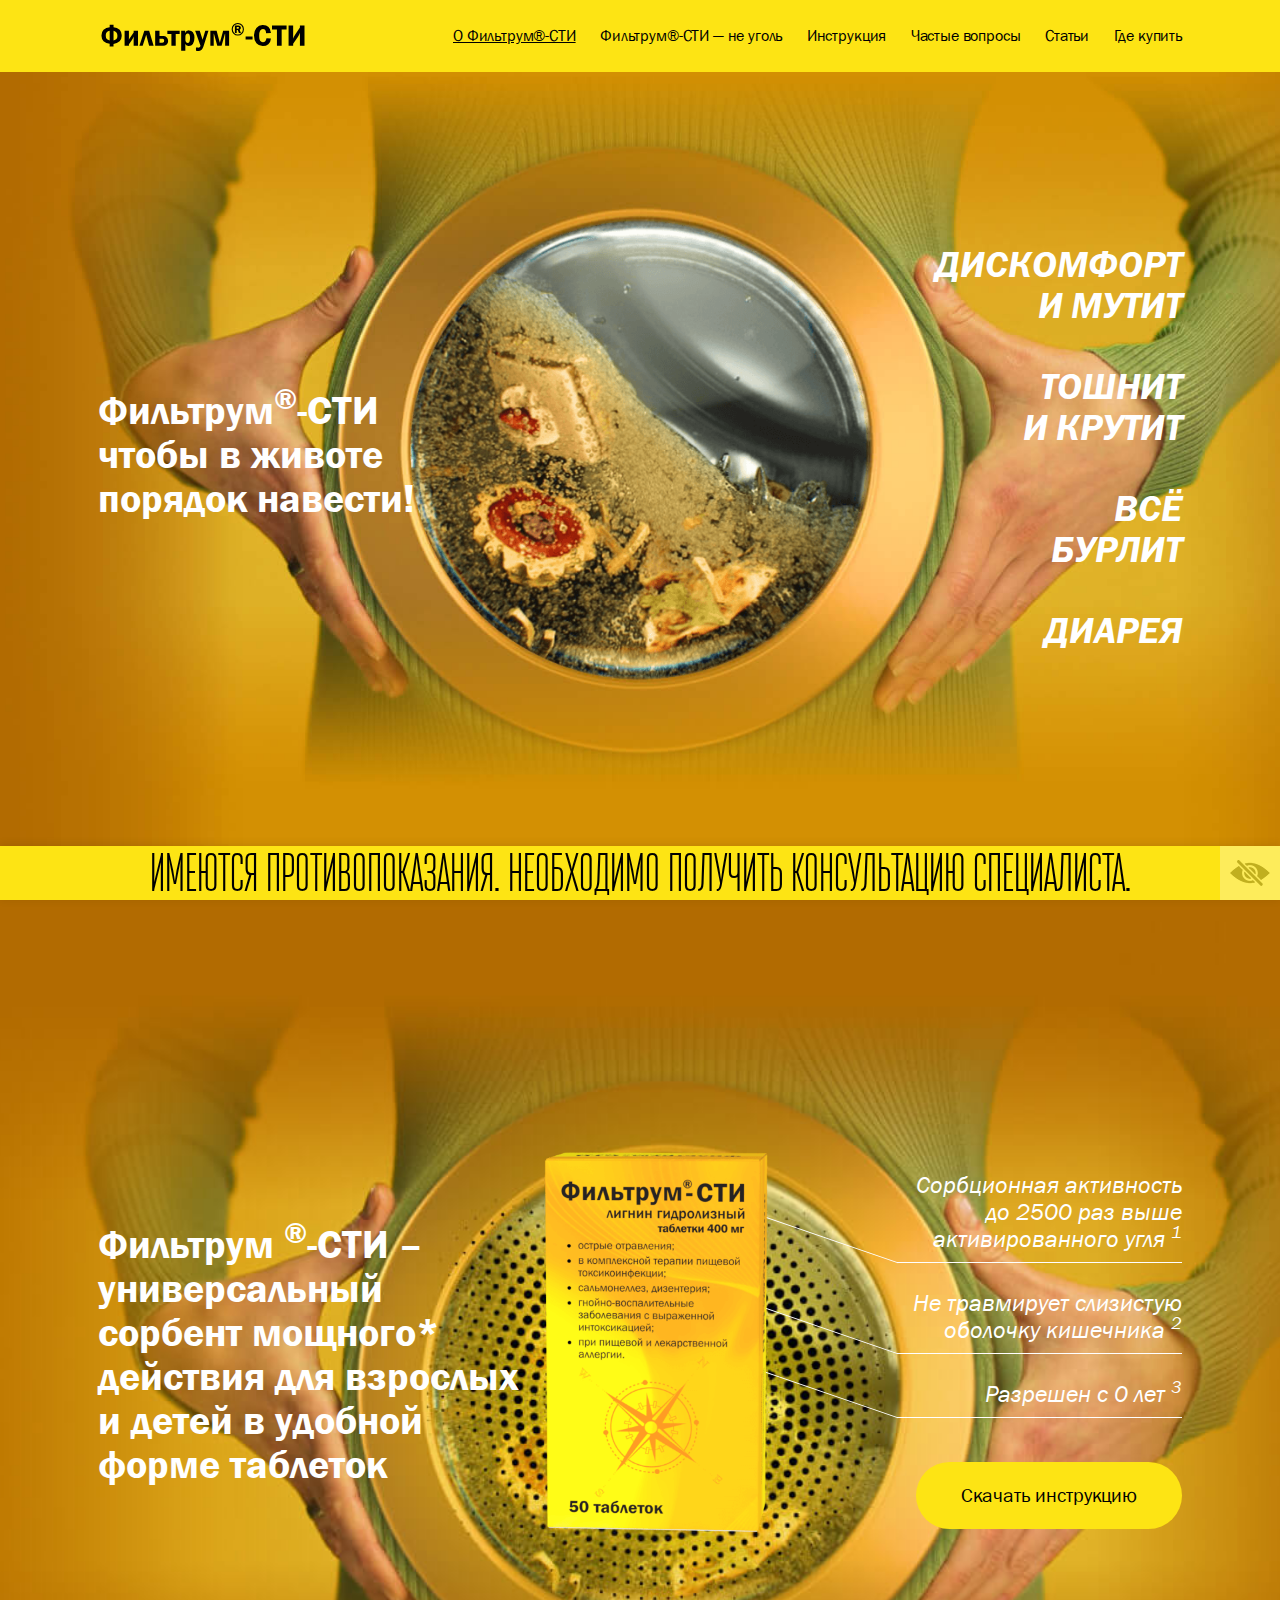
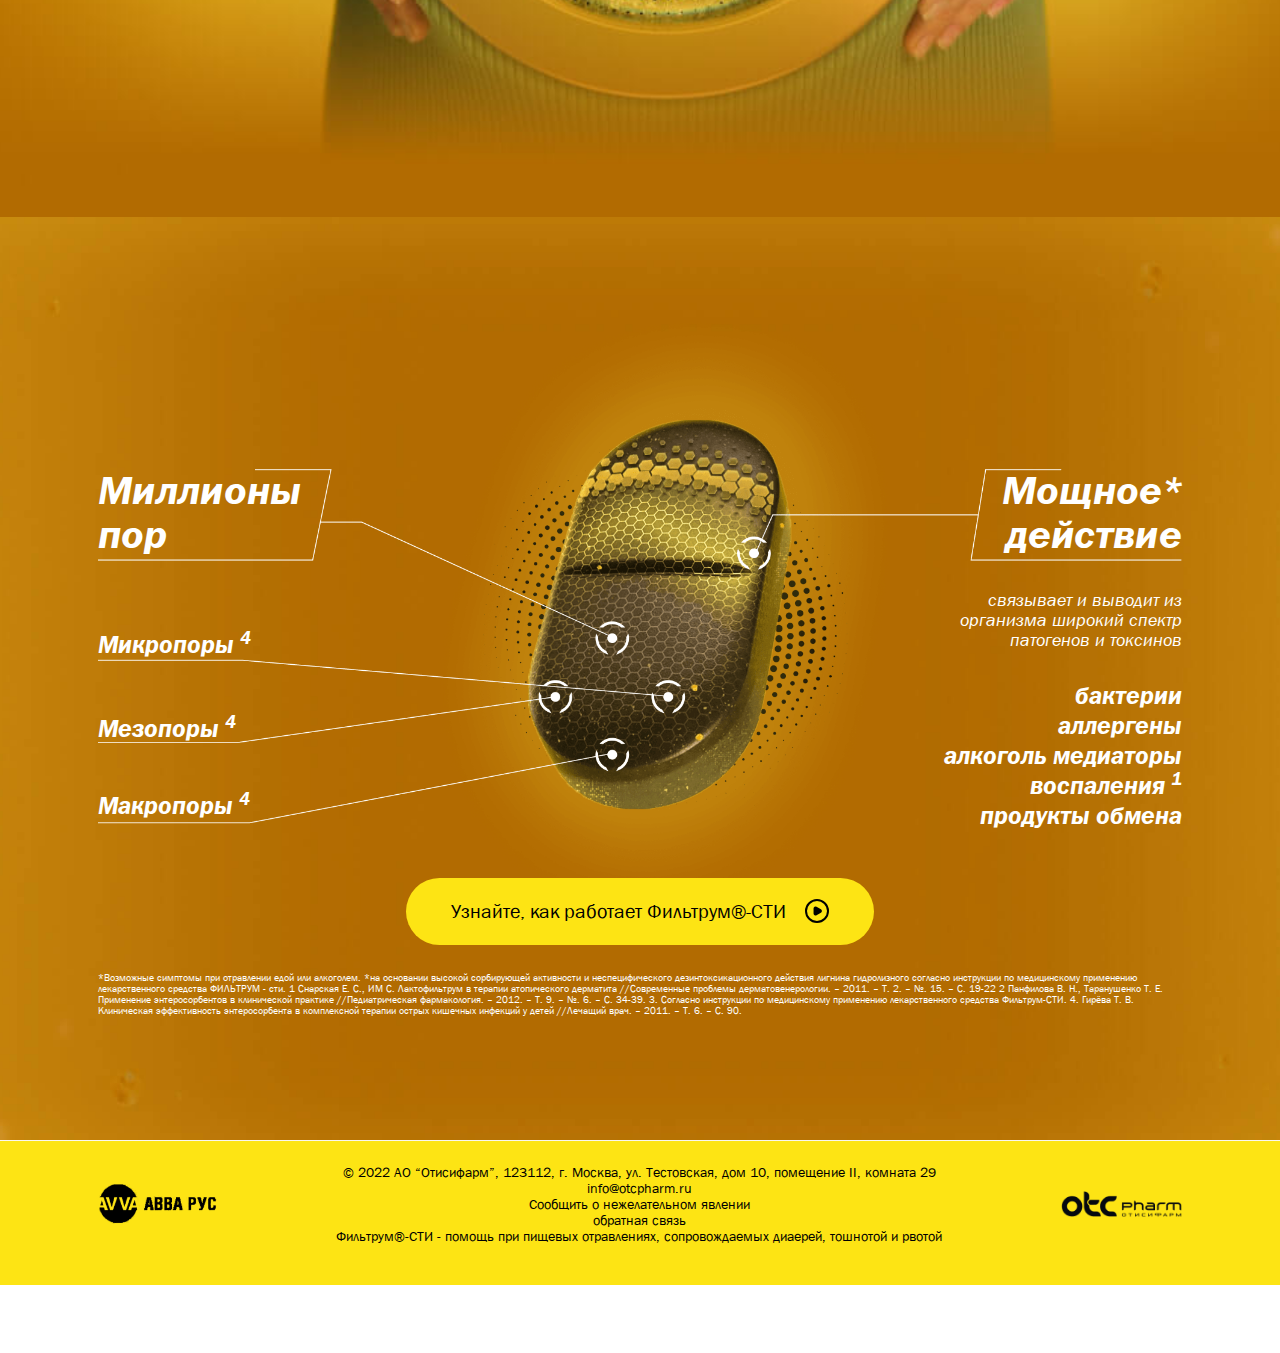
<file: index.html>
<!DOCTYPE html>
<html lang="ru">
  <head>
    <meta charset="UTF-8" />
    <title>new</title>
    <meta name="description" content="" />
    <meta name="keywords" content="" />
    <meta property="og:title" content="" />
    <meta property="og:type" content="" />
    <meta property="og:url" content="" />
    <meta property="og:image" content="" />
    <meta http-equiv="X-UA-Compatible" content="IE=edge" />
    <meta name="viewport" content="width=device-width,initial-scale=1" />
    <link rel="stylesheet" href="assets/css/styles.11.css" />
    <meta name="msapplication-TileColor" content="#da532c" />
    <meta name="theme-color" content="#ffffff" />
  </head>

  <body>
    <svg
      version="1.1"
      xmlns="http://www.w3.org/2000/svg"
      style="
        height: 0;
        width: 0;
        position: absolute;
        top: -99999px;
        left: -99999px;
        visibility: hidden;
      "
    >
      <symbol id="i-logo" viewBox="0 0 210 30">
        <path
          d="M8.46 22.6A9.62 9.62 0 0 1 2.14 20 8.24 8.24 0 0 1 0 14a8.22 8.22 0 0 1 2.13-5.89 9.66 9.66 0 0 1 6.33-2.66V2.88h4v2.57a9.62 9.62 0 0 1 6.34 2.66A8.29 8.29 0 0 1 20.88 14a8.31 8.31 0 0 1-2.12 6 9.71 9.71 0 0 1-6.34 2.64v2.59h-4Zm0-13.6a4.79 4.79 0 0 0-4 5.06 4.78 4.78 0 0 0 4 5Zm4 10.11a4.78 4.78 0 0 0 4-5c0-2.7-1.35-4.38-4-5.06ZM28.38 22.94v1.62h-4.5V9h4.5v5.93c0 1.05 0 2.22-.12 3.5.76-1.34 1.43-2.41 2-3.22l3-4.23V9h4.49v15.56h-4.5V19c0-1.28 0-2.58.13-3.92a17.23 17.23 0 0 1-1.88 3.47ZM39.22 24.56 44.3 9h5l4.62 15.57h-4.66l-3-11.41-3.66 11.4ZM55.52 24.56V9H60v5.5h3.5a5.29 5.29 0 0 1 4.09 1.44 5.09 5.09 0 0 1 1.31 3.59 4.72 4.72 0 0 1-1.46 3.81 6 6 0 0 1-3.94 1.22Zm4.48-3.1h2.7a2.35 2.35 0 0 0 1.58-.46 2.12 2.12 0 0 0 .48-1.58 1.8 1.8 0 0 0-2.06-2H60ZM72.32 24.56V12.33h-4.21V9h12.77v3.34h-4.09v12.22ZM82.42 29.82V9h4.13v2.28a4 4 0 0 1 4-2.61 4.86 4.86 0 0 1 4 2 9.36 9.36 0 0 1 1.58 5.89q0 4.11-1.59 6.21a5 5 0 0 1-4.14 2.08 3.83 3.83 0 0 1-3.67-2.05v7Zm4.36-12.08A9 9 0 0 0 87 20a2.38 2.38 0 0 0 .83 1.15 2.23 2.23 0 0 0 1.37.49 2.07 2.07 0 0 0 1.65-1c.48-.64.72-2.06.72-4.25 0-3.08-.79-4.61-2.38-4.61a2.22 2.22 0 0 0-1.65.81 4.16 4.16 0 0 0-.73 2.78ZM110.64 9l-4.76 14.94a25.64 25.64 0 0 1-1.37 3.6 4.33 4.33 0 0 1-1.63 1.79 5.47 5.47 0 0 1-3 .68 14.68 14.68 0 0 1-2.15-.18v-3.55a11.87 11.87 0 0 0 2.2.22 2.36 2.36 0 0 0 1.78-.51 3.35 3.35 0 0 0 .68-1.43L96.89 9h4.75l2.93 9.26 2.8-9.26ZM112.61 24.56V9h6.49l3.32 12.44L125.86 9H132v15.56h-4.1V12.13h-.21l-3.46 12.43h-4.46l-3.47-12.43h-.21v12.43ZM141 14a6.07 6.07 0 0 1-4.52-1.93 6.4 6.4 0 0 1-1.85-4.59 6.4 6.4 0 0 1 1.86-4.59A6.06 6.06 0 0 1 141 1a6 6 0 0 1 4.52 1.94 6.43 6.43 0 0 1 1.84 4.57 6.45 6.45 0 0 1-1.83 4.56A6 6 0 0 1 141 14Zm5.18-6.52a5.32 5.32 0 0 0-1.51-3.81A4.81 4.81 0 0 0 141 2.11a5 5 0 0 0-3.69 1.58 5.3 5.3 0 0 0-1.51 3.81 5.31 5.31 0 0 0 1.53 3.82 4.93 4.93 0 0 0 3.67 1.59 4.87 4.87 0 0 0 3.65-1.59 5.27 5.27 0 0 0 1.52-3.81Zm-6.3.77v3H138V3.72h3.32a3.22 3.22 0 0 1 2.19.63 2.12 2.12 0 0 1 .66 1.65 2 2 0 0 1-1.31 2l1.43 3.33h-2.13l-1.19-3Zm0-3.17V7h1a1.67 1.67 0 0 0 1-.24.91.91 0 0 0 .29-.71.89.89 0 0 0-.17-.54.77.77 0 0 0-.39-.3 4.43 4.43 0 0 0-.81 0ZM149.07 14.88h7.21v3.34h-7.21ZM175.34 11.34l-5.06.33q-.1-4.46-3.39-4.46-3.76 0-3.77 6.86c0 2.64.34 4.44 1 5.38a3.33 3.33 0 0 0 2.88 1.41q3 0 3.65-4l4.68.29a8.62 8.62 0 0 1-2.76 5.75 8.36 8.36 0 0 1-5.63 2 8.5 8.5 0 0 1-6.64-2.9q-2.55-2.88-2.55-8a11.93 11.93 0 0 1 2.48-7.8 8.23 8.23 0 0 1 6.75-3q7.43-.01 8.36 8.14ZM191.47 3.51v4.16h-5.1v16.89h-4.88V7.67h-5.13V3.51ZM198.25 22.48v2.08h-4.73v-21h4.73v9c0 1.54 0 3.09-.13 4.67a25.85 25.85 0 0 1 2.31-4.35l4.83-7.11V3.51H210v21h-4.74V15c0-1.61.05-2.92.14-3.93a23.78 23.78 0 0 1-2.32 4.33Z"
        />
      </symbol>
      <symbol id="i-play" viewBox="0 0 24 24">
        <path
          d="M12 24a12 12 0 1 1 12-12 12 12 0 0 1-12 12Zm0-22a10 10 0 1 0 10 10A10 10 0 0 0 12 2Z"
        />
        <path
          d="M15.91 10.27a2 2 0 0 1 0 3.46l-4.36 2.52a2 2 0 0 1-3-1.73v-5a2 2 0 0 1 3-1.73Z"
        />
      </symbol>
      <symbol id="i-cross-popup" viewBox="0 0 40 40">
        <path
          d="M14 27a1 1 0 0 1-.71-.29 1 1 0 0 1 0-1.42l12-12a1 1 0 0 1 1.42 1.42l-12 12A1 1 0 0 1 14 27Z"
        />
        <path
          d="M26 27a1 1 0 0 1-.71-.29l-12-12a1 1 0 0 1 1.42-1.42l12 12a1 1 0 0 1 0 1.42A1 1 0 0 1 26 27Z"
        />
      </symbol>
      <symbol id="i-burger-closed" viewBox="0 0 30 20">
        <path
          d="M2 0h26a2 2 0 0 1 2 2 2 2 0 0 1-2 2H2a2 2 0 0 1-2-2 2 2 0 0 1 2-2ZM2 8h26a2 2 0 0 1 2 2 2 2 0 0 1-2 2H2a2 2 0 0 1-2-2 2 2 0 0 1 2-2ZM2 16h26a2 2 0 0 1 2 2 2 2 0 0 1-2 2H2a2 2 0 0 1-2-2 2 2 0 0 1 2-2Z"
        />
      </symbol>
      <symbol id="i-burger-open" viewBox="0 0 30 24">
        <path
          d="M7.41 1.41 25.8 19.8a2 2 0 0 1 0 2.83 2 2 0 0 1-2.83 0L4.59 4.24a2 2 0 0 1 0-2.83 2 2 0 0 1 2.82 0Z"
        />
        <path
          d="M4.41 19.59 22.8 1.2a2 2 0 0 1 2.83 0 2 2 0 0 1 0 2.83L7.24 22.41a2 2 0 0 1-2.83 0 2 2 0 0 1 0-2.82Z"
        />
      </symbol>
      <symbol id="i-eye" viewBox="0 0 42 54">
        <path d="M0 0h42v54H0z" style="fill: #feee69" />
        <path
          d="m20.8 24 3.75 3.66v-.19a3.49 3.49 0 0 0-1-2.46A3.6 3.6 0 0 0 21 24Zm-5.08.92 1.83 1.8a3 3 0 0 0-.1.75 3.47 3.47 0 0 0 1 2.46 3.6 3.6 0 0 0 2.51 1 3.31 3.31 0 0 0 .77-.09l1.83 1.8a5.94 5.94 0 0 1-6.78-1.09 5.62 5.62 0 0 1-1.1-6.64Zm-6.54-6.4 2.7 2.64.53.52A13.78 13.78 0 0 0 8 27.42a14 14 0 0 0 13 8.69 14.12 14.12 0 0 0 5.18-1l.5.49 3.46 3.4 1.5-1.47L10.68 17M21 21.63a6 6 0 0 1 4.18 1.7 5.71 5.71 0 0 1 1.73 4.09 5.34 5.34 0 0 1-.43 2.11L30 32.92a13.76 13.76 0 0 0 4-5.5 14 14 0 0 0-13-8.68 14.33 14.33 0 0 0-4.73.81L18.84 22a5.93 5.93 0 0 1 2.16-.37Z"
        />
      </symbol>
    </svg>
    <div id="body-wrapper" class="wrapper">
      <div class="page">
        <header class="header js-header">
          <div class="container">
            <div class="header__inner">
              <div class="header__mobile-btn js-menu-btn">
                <svg class="svg-icon">
                  <use xlink:href="#i-burger-closed"></use>
                </svg>
              </div>
              <div
                class="header__mobile-btn js-menu-btn header__mobile-btn--open"
              >
                <svg class="svg-icon">
                  <use xlink:href="#i-burger-open"></use>
                </svg>
              </div>
              <a href="index.html" class="header__logo">
                <svg class="svg-icon">
                  <use xlink:href="#i-logo"></use>
                </svg>
              </a>
              <div class="header__nav">
                <a
                  href="about.html"
                  class="header__nav-item"
                  style="text-decoration-line: underline"
                  >О Фильтрум®-СТИ</a
                >
                <a href="absorbent-pri-otravlenii.html" class="header__nav-item"
                  >Фильтрум®-СТИ — не уголь</a
                >
                <a href="manual.html" class="header__nav-item">Инструкция</a>
                <a href="faq.html" class="header__nav-item">Частые вопросы</a>
                <a href="articles.html" class="header__nav-item">Статьи</a>
                <a href="buy.html" class="header__nav-item">Где купить</a>
              </div>
            </div>
          </div>
        </header>
        <div class="main js-main" id="fullpage">
          <div
            class="main__first section"
            style="background-image: url('assets/img/main/bg.jpg')"
          >
            <div class="main__first-reel">
              <img src="assets/img/main/circle.png" alt="" />
            </div>
            <div class="container">
              <div class="main__first-block">
                <div class="main__first-left">
                  <div class="main__first-left-text">
                    Фильтрум<sup>®</sup>-СТИ <br />
                    чтобы в животе порядок навести!
                  </div>
                </div>
                <div class="main__first-right">
                  <div class="main__first-right-text">
                    Дискомфорт <br />и мутит
                  </div>
                  <div class="main__first-right-text">
                    Тошнит <br />и крутит
                  </div>
                  <div class="main__first-right-text">Всё <br />бурлит</div>
                  <div class="main__first-right-text">Диарея</div>
                </div>
              </div>
            </div>
          </div>
          <div
            class="main__second section"
            style="background-image: url('assets/img/main/bg2.jpg')"
          >
            <div class="container">
              <div class="main__second-block">
                <div class="main__second-left">
                  <div class="main__second-left-text">
                    Фильтрум <sup>®</sup>-СТИ – универсальный <br />сорбент
                    мощного*<br />
                    действия для взрослых и детей в удобной форме таблеток
                  </div>
                </div>
                <div class="main__second-pic">
                  <img src="assets/img/main/pic1.png" alt="" />
                </div>
                <div class="main__second-right">
                  <div class="main__second-right-block">
                    <div class="main__second-right-block-text">
                      Сорбционная активность до 2500 раз выше активированного
                      угля <sup>1</sup>
                    </div>
                  </div>
                  <div class="main__second-right-block">
                    <div class="main__second-right-block-text">
                      Не травмирует слизистую оболочку кишечника <sup>2</sup>
                    </div>
                  </div>
                  <div class="main__second-right-block">
                    <div class="main__second-right-block-text">
                      Разрешен с 0 лет <sup>3</sup>
                    </div>
                  </div>
                  <div class="main__second-right-btn">
                    <a
                      href="assets/files/filtrum-instruction.pdf"
                      class="btn"
                      target="_blank"
                      >Скачать инструкцию</a
                    >
                  </div>
                </div>
              </div>
            </div>
          </div>
          <div
            class="main__third section"
            style="background-image: url('assets/img/main/bg3.jpg')"
          >
            <div class="container">
              <div class="main__third-block">
                <div class="main__third-pic">
                  <img src="assets/img/main/pic2.png" alt="" />
                </div>
                <div class="main__third-pic main__third-pic--mobile">
                  <img src="assets/img/main/pic3.png" alt="" />
                </div>
                <div class="main__third-left">
                  <div
                    class="main__third-left-text main__third-left-text--first"
                  >
                    Миллионы <br />пор
                  </div>
                  <div
                    class="main__third-left-text main__third-left-text--second"
                  >
                    Микропоры <sup>4</sup>
                  </div>
                  <div
                    class="main__third-left-text main__third-left-text--third"
                  >
                    Мезопоры <sup>4</sup>
                  </div>
                  <div
                    class="main__third-left-text main__third-left-text--fourth"
                  >
                    Макропоры <sup>4</sup>
                  </div>
                </div>
                <div class="main__third-right">
                  <div
                    class="main__third-right-text main__third-right-text--first"
                  >
                    Мощное* <br />действие
                  </div>
                  <div
                    class="main__third-right-text main__third-right-text--second"
                  >
                    связывает и выводит из организма широкий спектр патогенов и
                    токсинов
                    <div
                      class="main__third-right-text main__third-right-text--third"
                    >
                      бактерии <br />аллергены <br />алкоголь медиаторы
                      воспаления <sup>1</sup>
                      продукты обмена
                    </div>
                  </div>
                  <div class="main__third-text-mobile">
                    Бактерии, аллергены, алкоголь, медиаторы воспаления
                    <sup>1</sup>, продукты обмена
                  </div>
                  <div class="main__third-btn">
                    <div class="btn js-video-open">
                      Узнайте, как работает Фильтрум®-СТИ
                      <div class="btn__icon">
                        <svg class="svg-icon">
                          <use xlink:href="#i-play"></use>
                        </svg>
                      </div>
                    </div>
                  </div>
                  <div class="main__third-text">
                    *Возможные симптомы при отравлении едой или алкоголем. *на
                    основании высокой сорбирующей активности и неспецифического
                    дезинтоксикационного действия лигнина гидролизного согласно
                    инструкции по медицинскому применению лекарственного
                    средства ФИЛЬТРУМ - сти. 1 Снарская Е. С., ИМ С.
                    Лактофильтрум в терапии атопического дерматита //Современные
                    проблемы дерматовенерологии. – 2011. – Т. 2. – №. 15. – С.
                    19-22 2 Панфилова В. Н., Таранушенко Т. Е. Применение
                    энтеросорбентов в клинической практике //Педиатрическая
                    фармакология. – 2012. – Т. 9. – №. 6. – С. 34-39. 3.
                    Согласно инструкции по медицинскому применению
                    лекарственного средства Фильтрум-СТИ. 4. Гирёва Т. В.
                    Клиническая эффективность энтеросорбента в комплексной
                    терапии острых кишечных инфекций у детей //Лечащий врач. –
                    2011. – Т. 6. – С. 90.
                  </div>
                </div>
              </div>
            </div>
          </div>
          <footer class="footer section fp-auto-height">
            <div class="container">
              <div class="footer__inner">
                <div id="warningHTML" type="cue"></div>

                <div
                  class="footer__desktop-contraindications js-contraindications-block"
                ></div>
                <div class="footer__desktop">
                  <a href="#" class="footer__logo">
                    <img src="assets/img/logo2.png" alt="" />
                  </a>
                  <div class="footer__text">
                    © 2022 АО “Отисифарм”, 123112, г. Москва, ул. Тестовская,
                    дом 10, помещение II, комната 29 info@otcpharm.ru
                    <br /><a href="https://otcpharm.ru/safety/" target="_blank">
                      Сообщить о нежелательном явлении</a
                    ><br /><a
                      href="https://otcpharm.ru/medicaments/acipol/#sendmail"
                      target="_blank"
                    >
                      обратная связь</a
                    ><br />Фильтрум®-СТИ - помощь при пищевых отравлениях,
                    cопровождаемых диаерей, тошнотой и рвотой
                  </div>
                  <a href="#" class="footer__logo footer__logo--second">
                    <img src="assets/img/logo3.png" alt="" />
                  </a>
                </div>
                <div class="footer__mobile">
                  <div class="footer__text">
                    © 2022 АО “Отисифарм”, 123112, г. Москва, ул. Тестовская,
                    дом 10, помещение II, комната 29 info@otcpharm.ru
                    <br /><a href="https://otcpharm.ru/safety/" target="_blank">
                      Сообщить о нежелательном явлении</a
                    ><br /><a
                      href="https://otcpharm.ru/medicaments/acipol/#sendmail"
                      target="_blank"
                    >
                      обратная связь</a
                    ><br />Фильтрум®-СТИ - помощь при пищевых отравлениях,
                    cопровождаемых диаерей, тошнотой и рвотой
                  </div>
                  <div class="footer__mobile-bottom">
                    <a href="#" class="footer__logo">
                      <img src="assets/img/logo2.png" alt="" />
                    </a>
                    <a href="#" class="footer__logo footer__logo--second">
                      <img src="assets/img/logo3.png" alt="" />
                    </a>
                  </div>
                </div>
              </div>
            </div>
          </footer>
        </div>
      </div>
      <div class="popup mfp-hide js-video-popup">
        <div class="popup__cross-btn js-close-mfp">
          <svg class="svg-icon">
            <use xlink:href="#i-cross-popup"></use>
          </svg>
        </div>
        <div class="popup__video">
          <iframe
            id="video_play2"
            src="//player.vimeo.com/video/244799166?color=ffffff&amp;background=fde414&amp;slideshow=0&amp;video_title=1&amp;video_byline=0"
            width="100%"
            height="100%"
            frameborder="0"
            webkitallowfullscreen=""
            mozallowfullscreen=""
            allowfullscreen=""
            loading="lazy"
          ></iframe>
        </div>
      </div>
    </div>

    <script type="text/javascript" src="assets/js/main.js"></script>
    <script type="text/javascript" src="assets/js/warning.js"></script>
  </body>
</html>
</file>
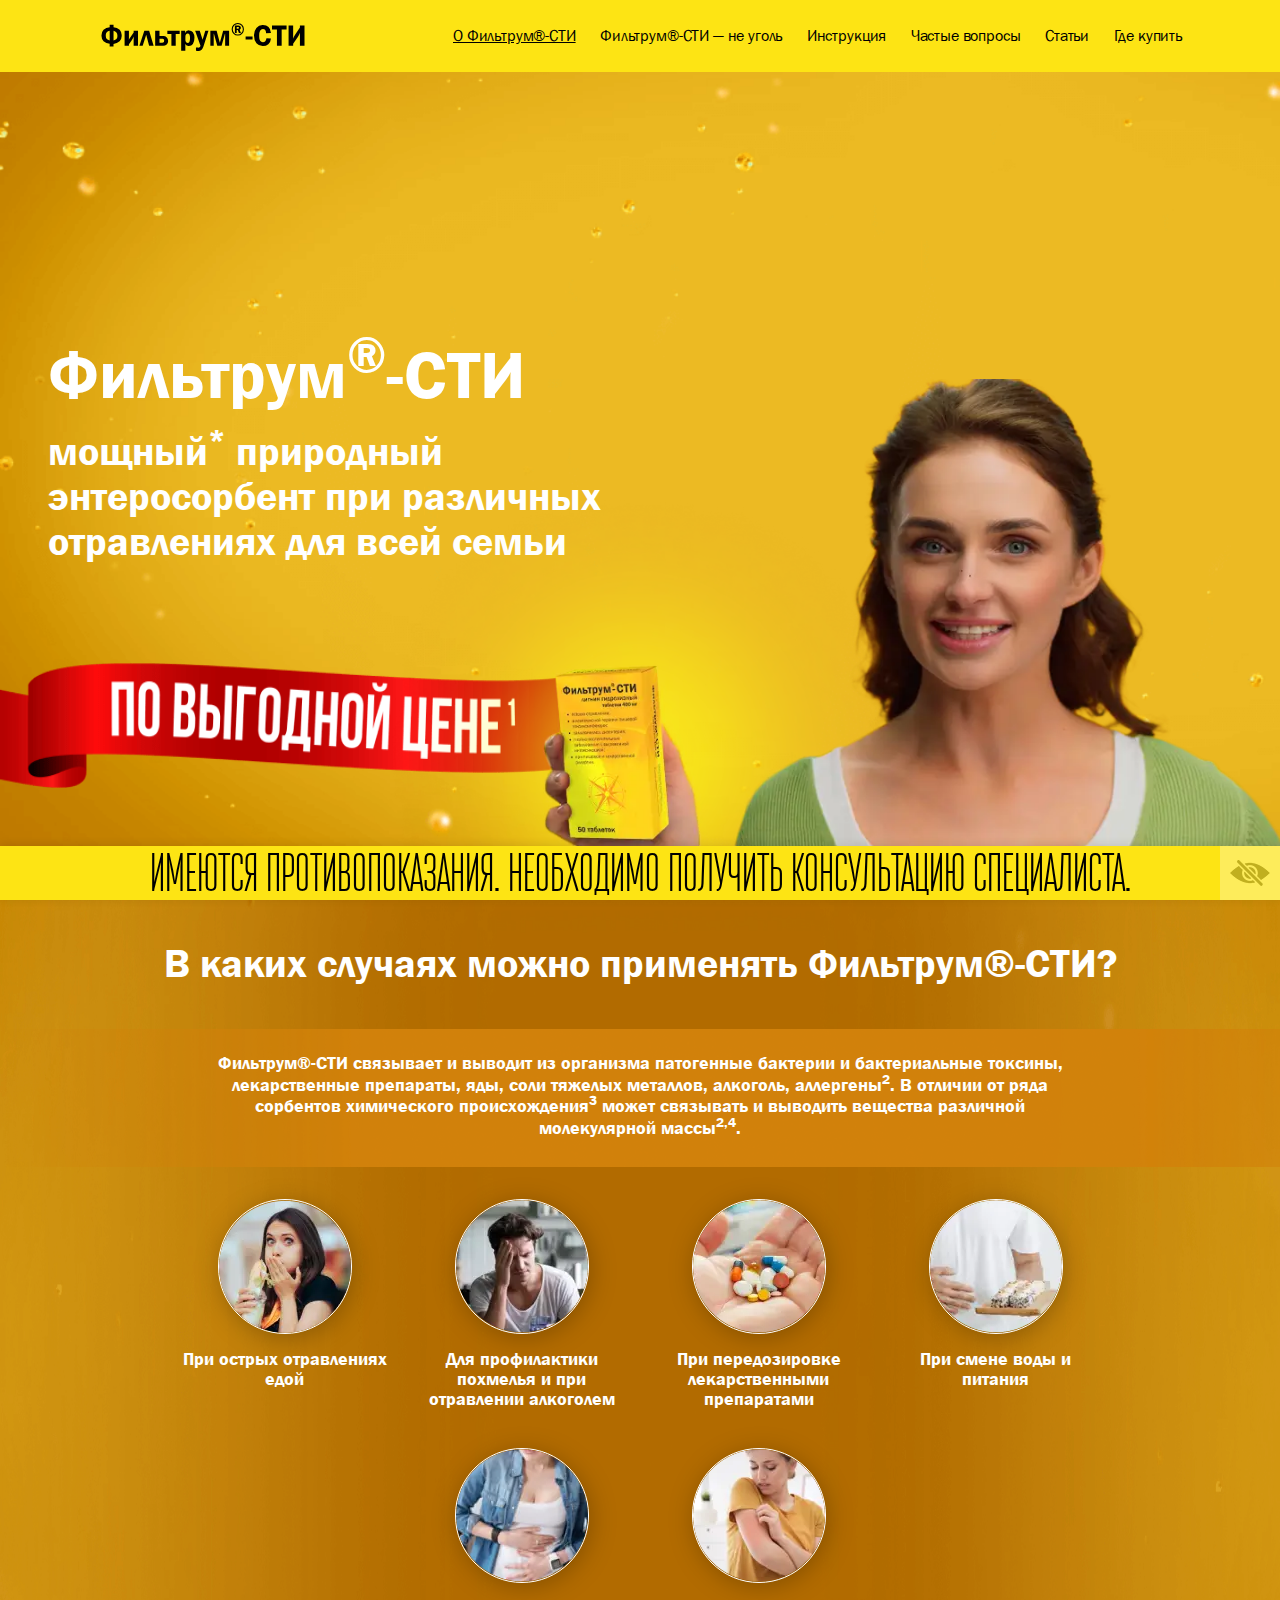
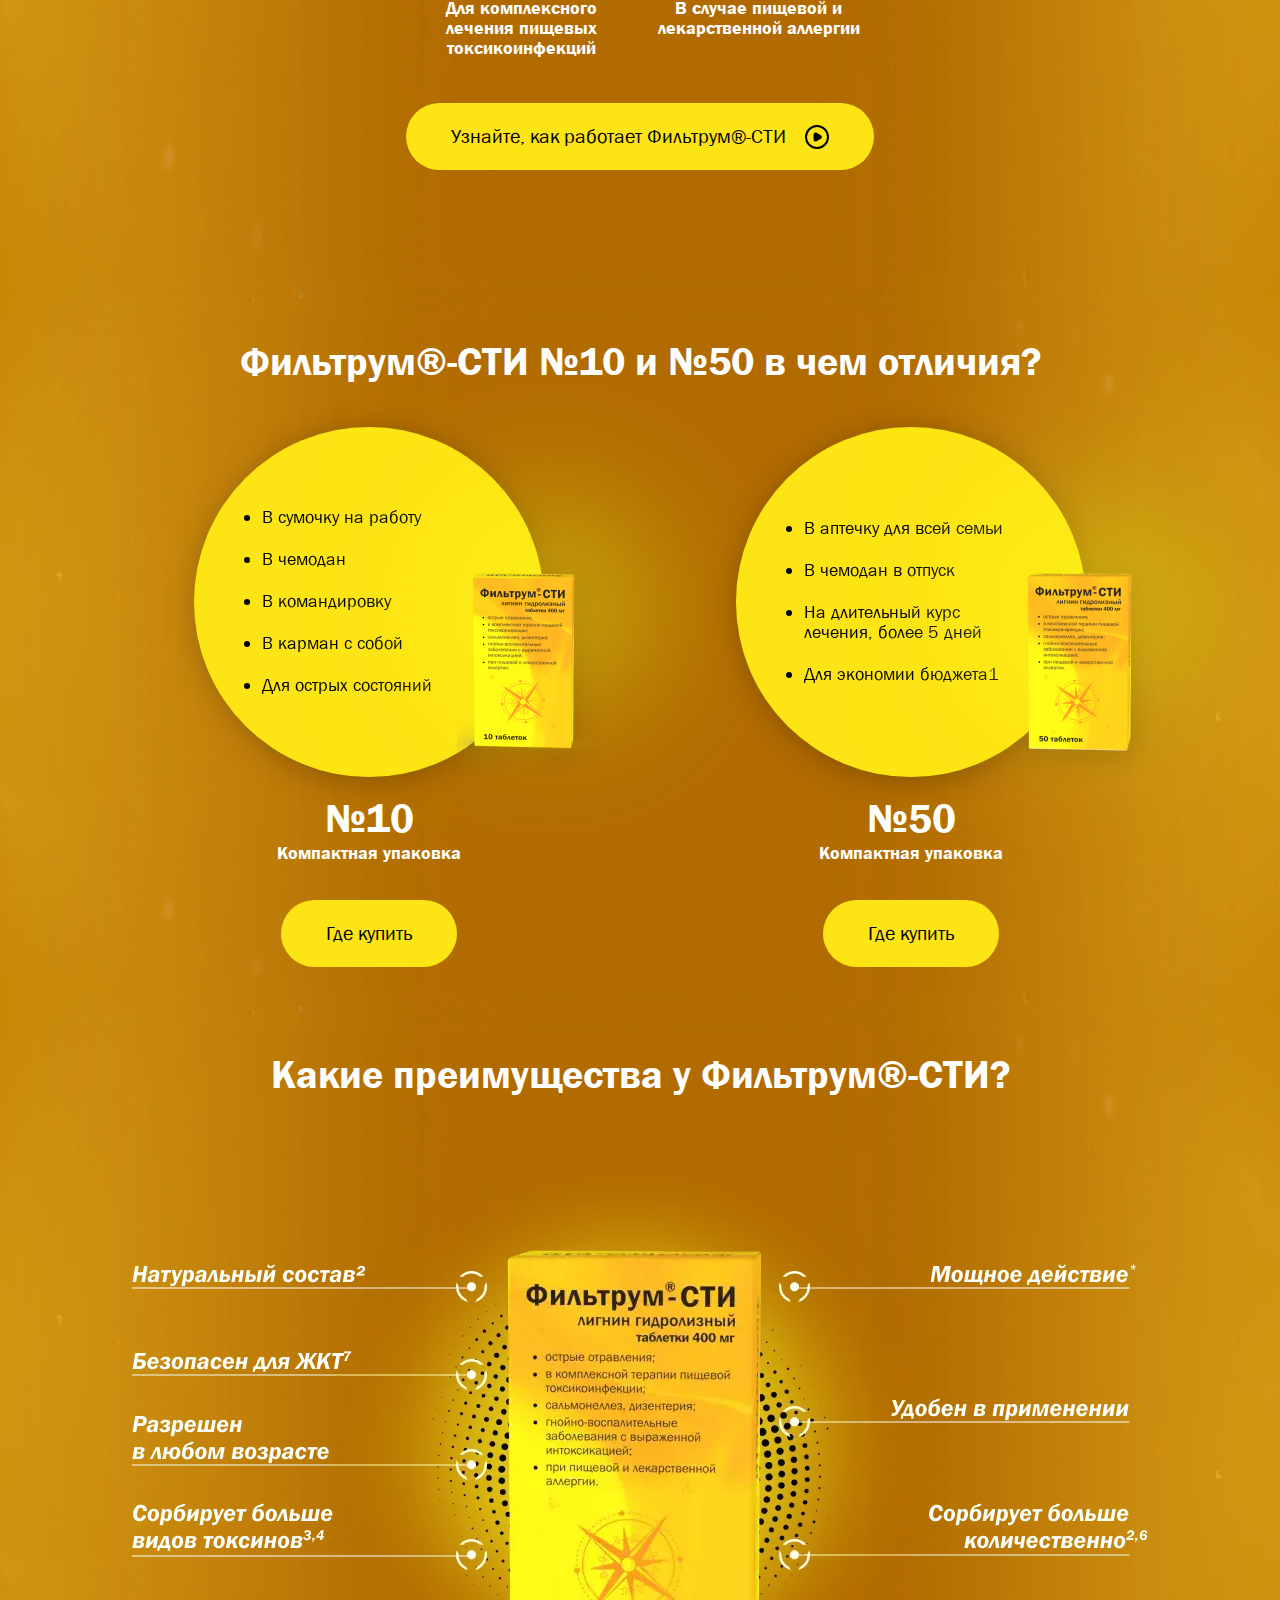
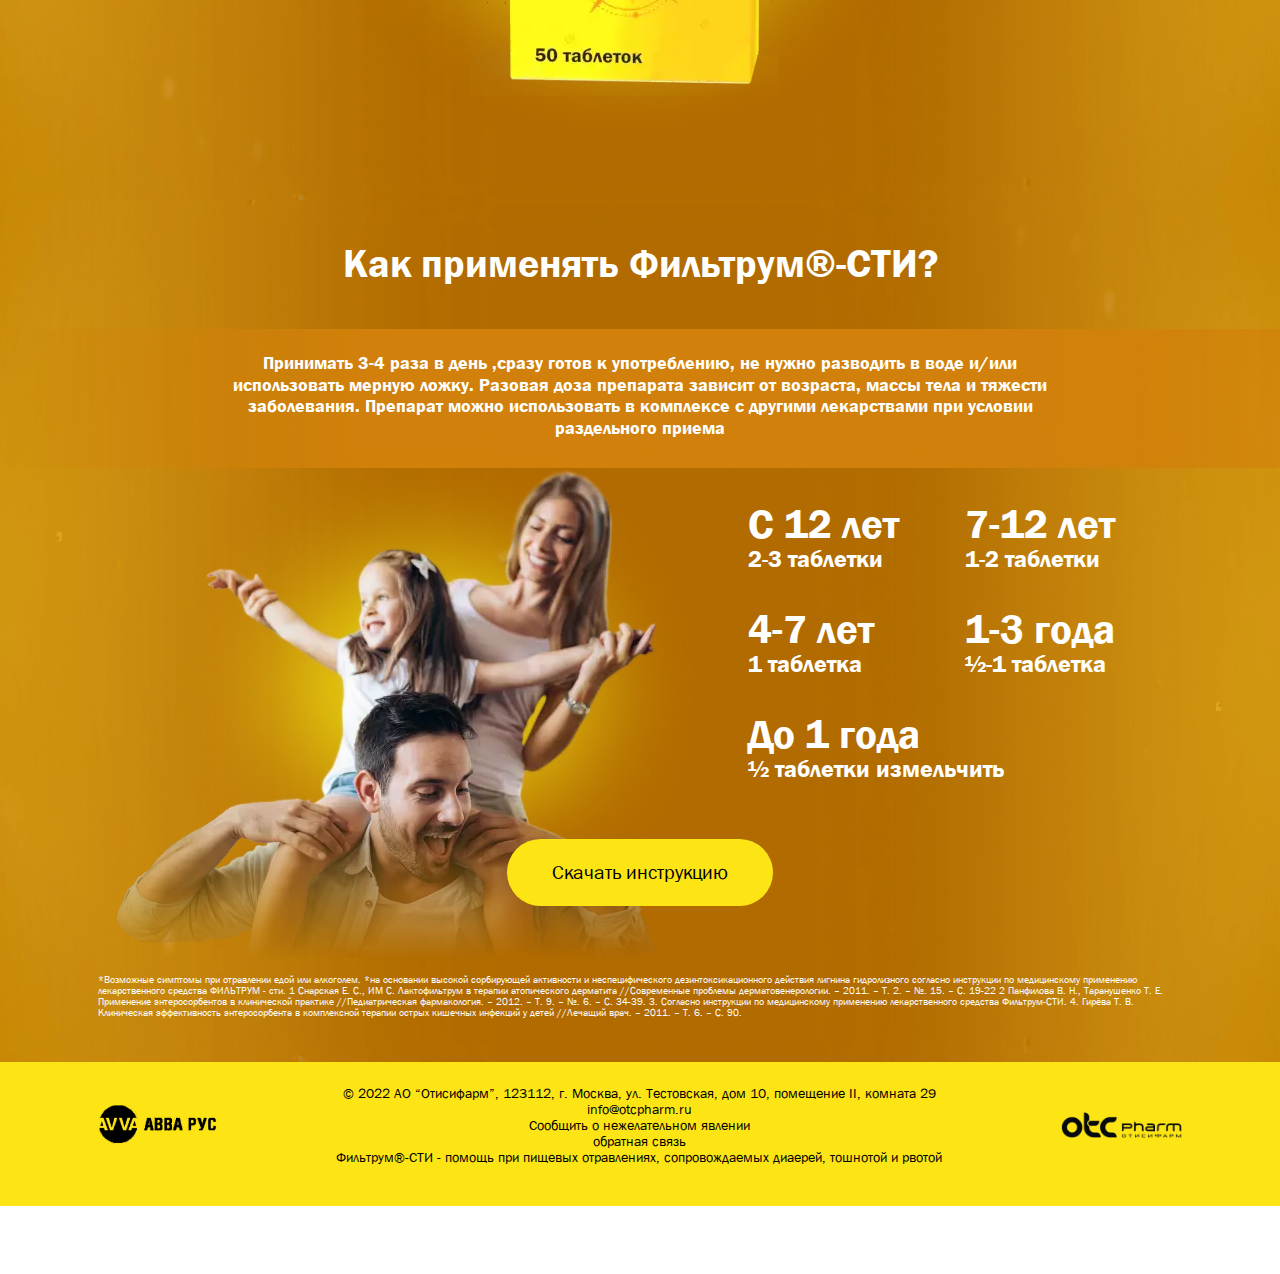
<file: about.html>
<!DOCTYPE html>
<html lang="ru" xmlns="http://www.w3.org/1999/html">
  <head>
    <meta charset="UTF-8" />
    <title>new</title>
    <meta name="description" content="" />
    <meta name="keywords" content="" />
    <meta property="og:title" content="" />
    <meta property="og:type" content="" />
    <meta property="og:url" content="" />
    <meta property="og:image" content="" />
    <meta http-equiv="X-UA-Compatible" content="IE=edge" />
    <meta name="viewport" content="width=device-width,initial-scale=1" />
    <link rel="stylesheet" href="assets/css/styles.11.css" />
    <meta name="msapplication-TileColor" content="#da532c" />
    <meta name="theme-color" content="#ffffff" />
  </head>

  <body>
    <svg
      version="1.1"
      xmlns="http://www.w3.org/2000/svg"
      style="
        height: 0;
        width: 0;
        position: absolute;
        top: -99999px;
        left: -99999px;
        visibility: hidden;
      "
    >
      <symbol id="i-logo" viewBox="0 0 210 30">
        <path
          d="M8.46 22.6A9.62 9.62 0 0 1 2.14 20 8.24 8.24 0 0 1 0 14a8.22 8.22 0 0 1 2.13-5.89 9.66 9.66 0 0 1 6.33-2.66V2.88h4v2.57a9.62 9.62 0 0 1 6.34 2.66A8.29 8.29 0 0 1 20.88 14a8.31 8.31 0 0 1-2.12 6 9.71 9.71 0 0 1-6.34 2.64v2.59h-4Zm0-13.6a4.79 4.79 0 0 0-4 5.06 4.78 4.78 0 0 0 4 5Zm4 10.11a4.78 4.78 0 0 0 4-5c0-2.7-1.35-4.38-4-5.06ZM28.38 22.94v1.62h-4.5V9h4.5v5.93c0 1.05 0 2.22-.12 3.5.76-1.34 1.43-2.41 2-3.22l3-4.23V9h4.49v15.56h-4.5V19c0-1.28 0-2.58.13-3.92a17.23 17.23 0 0 1-1.88 3.47ZM39.22 24.56 44.3 9h5l4.62 15.57h-4.66l-3-11.41-3.66 11.4ZM55.52 24.56V9H60v5.5h3.5a5.29 5.29 0 0 1 4.09 1.44 5.09 5.09 0 0 1 1.31 3.59 4.72 4.72 0 0 1-1.46 3.81 6 6 0 0 1-3.94 1.22Zm4.48-3.1h2.7a2.35 2.35 0 0 0 1.58-.46 2.12 2.12 0 0 0 .48-1.58 1.8 1.8 0 0 0-2.06-2H60ZM72.32 24.56V12.33h-4.21V9h12.77v3.34h-4.09v12.22ZM82.42 29.82V9h4.13v2.28a4 4 0 0 1 4-2.61 4.86 4.86 0 0 1 4 2 9.36 9.36 0 0 1 1.58 5.89q0 4.11-1.59 6.21a5 5 0 0 1-4.14 2.08 3.83 3.83 0 0 1-3.67-2.05v7Zm4.36-12.08A9 9 0 0 0 87 20a2.38 2.38 0 0 0 .83 1.15 2.23 2.23 0 0 0 1.37.49 2.07 2.07 0 0 0 1.65-1c.48-.64.72-2.06.72-4.25 0-3.08-.79-4.61-2.38-4.61a2.22 2.22 0 0 0-1.65.81 4.16 4.16 0 0 0-.73 2.78ZM110.64 9l-4.76 14.94a25.64 25.64 0 0 1-1.37 3.6 4.33 4.33 0 0 1-1.63 1.79 5.47 5.47 0 0 1-3 .68 14.68 14.68 0 0 1-2.15-.18v-3.55a11.87 11.87 0 0 0 2.2.22 2.36 2.36 0 0 0 1.78-.51 3.35 3.35 0 0 0 .68-1.43L96.89 9h4.75l2.93 9.26 2.8-9.26ZM112.61 24.56V9h6.49l3.32 12.44L125.86 9H132v15.56h-4.1V12.13h-.21l-3.46 12.43h-4.46l-3.47-12.43h-.21v12.43ZM141 14a6.07 6.07 0 0 1-4.52-1.93 6.4 6.4 0 0 1-1.85-4.59 6.4 6.4 0 0 1 1.86-4.59A6.06 6.06 0 0 1 141 1a6 6 0 0 1 4.52 1.94 6.43 6.43 0 0 1 1.84 4.57 6.45 6.45 0 0 1-1.83 4.56A6 6 0 0 1 141 14Zm5.18-6.52a5.32 5.32 0 0 0-1.51-3.81A4.81 4.81 0 0 0 141 2.11a5 5 0 0 0-3.69 1.58 5.3 5.3 0 0 0-1.51 3.81 5.31 5.31 0 0 0 1.53 3.82 4.93 4.93 0 0 0 3.67 1.59 4.87 4.87 0 0 0 3.65-1.59 5.27 5.27 0 0 0 1.52-3.81Zm-6.3.77v3H138V3.72h3.32a3.22 3.22 0 0 1 2.19.63 2.12 2.12 0 0 1 .66 1.65 2 2 0 0 1-1.31 2l1.43 3.33h-2.13l-1.19-3Zm0-3.17V7h1a1.67 1.67 0 0 0 1-.24.91.91 0 0 0 .29-.71.89.89 0 0 0-.17-.54.77.77 0 0 0-.39-.3 4.43 4.43 0 0 0-.81 0ZM149.07 14.88h7.21v3.34h-7.21ZM175.34 11.34l-5.06.33q-.1-4.46-3.39-4.46-3.76 0-3.77 6.86c0 2.64.34 4.44 1 5.38a3.33 3.33 0 0 0 2.88 1.41q3 0 3.65-4l4.68.29a8.62 8.62 0 0 1-2.76 5.75 8.36 8.36 0 0 1-5.63 2 8.5 8.5 0 0 1-6.64-2.9q-2.55-2.88-2.55-8a11.93 11.93 0 0 1 2.48-7.8 8.23 8.23 0 0 1 6.75-3q7.43-.01 8.36 8.14ZM191.47 3.51v4.16h-5.1v16.89h-4.88V7.67h-5.13V3.51ZM198.25 22.48v2.08h-4.73v-21h4.73v9c0 1.54 0 3.09-.13 4.67a25.85 25.85 0 0 1 2.31-4.35l4.83-7.11V3.51H210v21h-4.74V15c0-1.61.05-2.92.14-3.93a23.78 23.78 0 0 1-2.32 4.33Z"
        />
      </symbol>
      <symbol id="i-play" viewBox="0 0 24 24">
        <path
          d="M12 24a12 12 0 1 1 12-12 12 12 0 0 1-12 12Zm0-22a10 10 0 1 0 10 10A10 10 0 0 0 12 2Z"
        />
        <path
          d="M15.91 10.27a2 2 0 0 1 0 3.46l-4.36 2.52a2 2 0 0 1-3-1.73v-5a2 2 0 0 1 3-1.73Z"
        />
      </symbol>
      <symbol id="i-cross-popup" viewBox="0 0 40 40">
        <path
          d="M14 27a1 1 0 0 1-.71-.29 1 1 0 0 1 0-1.42l12-12a1 1 0 0 1 1.42 1.42l-12 12A1 1 0 0 1 14 27Z"
        />
        <path
          d="M26 27a1 1 0 0 1-.71-.29l-12-12a1 1 0 0 1 1.42-1.42l12 12a1 1 0 0 1 0 1.42A1 1 0 0 1 26 27Z"
        />
      </symbol>
      <symbol id="i-burger-closed" viewBox="0 0 30 20">
        <path
          d="M2 0h26a2 2 0 0 1 2 2 2 2 0 0 1-2 2H2a2 2 0 0 1-2-2 2 2 0 0 1 2-2ZM2 8h26a2 2 0 0 1 2 2 2 2 0 0 1-2 2H2a2 2 0 0 1-2-2 2 2 0 0 1 2-2ZM2 16h26a2 2 0 0 1 2 2 2 2 0 0 1-2 2H2a2 2 0 0 1-2-2 2 2 0 0 1 2-2Z"
        />
      </symbol>
      <symbol id="i-burger-open" viewBox="0 0 30 24">
        <path
          d="M7.41 1.41 25.8 19.8a2 2 0 0 1 0 2.83 2 2 0 0 1-2.83 0L4.59 4.24a2 2 0 0 1 0-2.83 2 2 0 0 1 2.82 0Z"
        />
        <path
          d="M4.41 19.59 22.8 1.2a2 2 0 0 1 2.83 0 2 2 0 0 1 0 2.83L7.24 22.41a2 2 0 0 1-2.83 0 2 2 0 0 1 0-2.82Z"
        />
      </symbol>
      <symbol id="i-eye" viewBox="0 0 42 54">
        <path d="M0 0h42v54H0z" style="fill: #feee69" />
        <path
          d="m20.8 24 3.75 3.66v-.19a3.49 3.49 0 0 0-1-2.46A3.6 3.6 0 0 0 21 24Zm-5.08.92 1.83 1.8a3 3 0 0 0-.1.75 3.47 3.47 0 0 0 1 2.46 3.6 3.6 0 0 0 2.51 1 3.31 3.31 0 0 0 .77-.09l1.83 1.8a5.94 5.94 0 0 1-6.78-1.09 5.62 5.62 0 0 1-1.1-6.64Zm-6.54-6.4 2.7 2.64.53.52A13.78 13.78 0 0 0 8 27.42a14 14 0 0 0 13 8.69 14.12 14.12 0 0 0 5.18-1l.5.49 3.46 3.4 1.5-1.47L10.68 17M21 21.63a6 6 0 0 1 4.18 1.7 5.71 5.71 0 0 1 1.73 4.09 5.34 5.34 0 0 1-.43 2.11L30 32.92a13.76 13.76 0 0 0 4-5.5 14 14 0 0 0-13-8.68 14.33 14.33 0 0 0-4.73.81L18.84 22a5.93 5.93 0 0 1 2.16-.37Z"
        />
      </symbol>
    </svg>
    <div id="body-wrapper" class="wrapper">
      <div class="page">
        <header class="header js-header">
          <div class="container">
            <div class="header__inner">
              <div class="header__mobile-btn js-menu-btn">
                <svg class="svg-icon">
                  <use xlink:href="#i-burger-closed"></use>
                </svg>
              </div>
              <div
                class="header__mobile-btn js-menu-btn header__mobile-btn--open"
              >
                <svg class="svg-icon">
                  <use xlink:href="#i-burger-open"></use>
                </svg>
              </div>
              <a href="index.html" class="header__logo">
                <svg class="svg-icon">
                  <use xlink:href="#i-logo"></use>
                </svg>
              </a>
              <div class="header__nav">
                <a
                  href="about.html"
                  class="header__nav-item"
                  style="text-decoration-line: underline"
                  >О Фильтрум®-СТИ</a
                >
                <a href="absorbent-pri-otravlenii.html" class="header__nav-item"
                  >Фильтрум®-СТИ — не уголь</a
                >
                <a href="manual.html" class="header__nav-item">Инструкция</a>
                <a href="faq.html" class="header__nav-item">Частые вопросы</a>
                <a href="articles.html" class="header__nav-item">Статьи</a>

                <a href="buy.html" class="header__nav-item">Где купить</a>
              </div>
            </div>
          </div>
        </header>
        <div class="main js-main">
          <div class="about">
            <div class="about__content">
              <div class="container">
                <div class="about__content-title">Фильтрум<sup>®</sup>-СТИ</div>
                <div class="about__content-text">
                  мощный<sup>*</sup> природный энтеросорбент при различных
                  отравлениях для всей семьи
                </div>
              </div>
            </div>
            <div class="about__pics">
              <div class="about__banner">
                <img
                  class="img"
                  src="assets/img/about/price.png"
                  alt="banner good price"
                />
              </div>
              <div class="about__woman">
                <picture class="img">
                  <source
                    srcset="assets/img/about/webp/girl2.webp"
                    type="image/webp"
                    class="img"
                  />
                  <source
                    srcset="assets/img/about/girl2.png"
                    type="image/png"
                    class="img"
                  />

                  <img class="img" src="assets/img/about/girl2.png" alt="" />
                </picture>
                <!-- <img class="img" src="" alt="" /> -->
              </div>
            </div>
          </div>

          <div class="cases block">
            <div class="container">
              <div class="block__title">
                В каких случаях можно применять Фильтрум®-СТИ?
              </div>
            </div>
            <div class="block__text block__text--bg">
              <div class="block__text-inner">
                Фильтрум®-СТИ связывает и выводит из организма патогенные
                бактерии и бактериальные токсины, лекарственные препараты, яды,
                соли тяжелых металлов, алкоголь, аллергены<sup>2</sup>. В
                отличии от ряда сорбентов химического происхождения<sup>3</sup>
                может связывать и выводить вещества различной молекулярной
                массы<sup>2,4</sup>.
              </div>
            </div>
            <div class="container">
              <div class="cases__items">
                <div class="cases__item">
                  <div class="cases__item-img">
                    <picture>
                      <source
                        srcset="assets/img/about/cases/webp/case_1.webp"
                        type="image/webp"
                      />
                      <source
                        srcset="assets/img/about/cases/case_1.png"
                        type="image/png"
                      />

                      <img src="assets/img/about/cases/case_1.png" alt="" />
                    </picture>
                  </div>
                  <div class="cases__item-text">
                    При острых отравлениях едой
                  </div>
                </div>
                <div class="cases__item">
                  <div class="cases__item-img">
                    <picture>
                      <source
                        srcset="assets/img/about/cases/webp/case_2.webp"
                        type="image/webp"
                      />
                      <source
                        srcset="assets/img/about/cases/case_2.png"
                        type="image/png"
                      />

                      <img src="assets/img/about/cases/case_2.png" alt="" />
                    </picture>
                  </div>
                  <div class="cases__item-text">
                    Для профилактики похмелья и при отравлении алкоголем
                  </div>
                </div>
                <div class="cases__item">
                  <div class="cases__item-img">
                    <picture>
                      <source
                        srcset="assets/img/about/cases/webp/case_3.webp"
                        type="image/webp"
                      />
                      <source
                        srcset="assets/img/about/cases/case_3.png"
                        type="image/png"
                      />

                      <img src="assets/img/about/cases/case_3.png" alt="" />
                    </picture>
                  </div>
                  <div class="cases__item-text">
                    При передозировке лекарственными препаратами
                  </div>
                </div>
                <div class="cases__item">
                  <div class="cases__item-img">
                    <picture>
                      <source
                        srcset="assets/img/about/cases/webp/case_4.webp"
                        type="image/webp"
                      />
                      <source
                        srcset="assets/img/about/cases/case_4.png"
                        type="image/png"
                      />

                      <img src="assets/img/about/cases/case_4.png" alt="" />
                    </picture>
                  </div>
                  <div class="cases__item-text">При смене воды и питания</div>
                </div>
                <div class="cases__item">
                  <div class="cases__item-img">
                    <picture>
                      <source
                        srcset="assets/img/about/cases/webp/case_5.webp"
                        type="image/webp"
                      />
                      <source
                        srcset="assets/img/about/cases/case_5.png"
                        type="image/png"
                      />

                      <img src="assets/img/about/cases/case_5.png" alt="" />
                    </picture>
                  </div>
                  <div class="cases__item-text">
                    Для комплексного лечения пищевых токсикоинфекций
                  </div>
                </div>
                <div class="cases__item">
                  <div class="cases__item-img">
                    <picture>
                      <source
                        srcset="assets/img/about/cases/webp/case_6.webp"
                        type="image/webp"
                      />
                      <source
                        srcset="assets/img/about/cases/case_6.png"
                        type="image/png"
                      />

                      <img src="assets/img/about/cases/case_6.png" alt="" />
                    </picture>
                  </div>
                  <div class="cases__item-text">
                    В случае пищевой и лекарственной аллергии
                  </div>
                </div>
              </div>
              <div class="cases__btn">
                <div class="btn js-video-open">
                  Узнайте, как работает Фильтрум®-СТИ
                  <div class="btn__icon">
                    <svg class="svg-icon">
                      <use xlink:href="#i-play"></use>
                    </svg>
                  </div>
                </div>
              </div>
            </div>
          </div>

          <div class="diffs block">
            <div class="container">
              <div class="block__title">
                Фильтрум®-СТИ №10 и №50 в чем отличия?
              </div>
              <div class="diffs__wrapper">
                <div class="diffs__block">
                  <div class="diffs__description">
                    <ul class="diffs__list diffs__list--10">
                      <li class="diffs__list-item">В сумочку на работу</li>
                      <li class="diffs__list-item">В чемодан</li>
                      <li class="diffs__list-item">В командировку</li>
                      <li class="diffs__list-item">В карман с собой</li>
                      <li class="diffs__list-item">Для острых состояний</li>
                    </ul>
                  </div>
                  <div class="diffs__inner diffs__inner--10">
                    <div class="diffs__title">
                      <span class="diffs__title--big">№10</span><br />
                      Компактная упаковка
                    </div>
                    <div class="diffs__btn">
                      <a class="btn" href="/wheretobuy.html"> Где купить </a>
                    </div>
                  </div>
                </div>
                <div class="diffs__block">
                  <div class="diffs__description">
                    <ul class="diffs__list diffs__list--50">
                      <li class="diffs__list-item">В аптечку для всей семьи</li>
                      <li class="diffs__list-item">В чемодан в отпуск</li>
                      <li class="diffs__list-item">
                        На длительный курс лечения, более 5 дней
                      </li>
                      <li class="diffs__list-item">Для экономии бюджета1</li>
                    </ul>
                  </div>
                  <div class="diffs__inner diffs__inner--50">
                    <div class="diffs__title">
                      <span class="diffs__title--big">№50</span><br />
                      Компактная упаковка
                    </div>
                    <div class="diffs__btn">
                      <a class="btn" href="/wheretobuy.html"> Где купить </a>
                    </div>
                  </div>
                </div>
              </div>
            </div>
          </div>

          <div class="advantage block">
            <div class="container">
              <div class="block__title">
                Какие преимущества у Фильтрум®-СТИ?
              </div>
              <div class="advantage__content">
                <picture>
                  <source
                    srcset="assets/img/about/advantages/advantages.webp"
                    type="image/webp"
                  />
                  <source
                    srcset="assets/img/about/advantages/advantages.png"
                    type="image/png"
                  />

                  <img
                    src="assets/img/about/advantages/advantages.png"
                    alt=""
                  />
                </picture>
              </div>
              <div class="advantage__content-mobile">
                <div class="accordion">
                  <button class="accordion_btn">
                    Натуральный состав <sup>2</sup>
                  </button>
                  <div class="accordion__panel">
                    может поглощать соединения различной молекулярной массы (от
                    низко-молекулярных до высокомолеку-лярных соединений)3, в
                    отличии от ряда сорбентов химического происхождения2
                    ,которые поглощают только среднемолекулярные соединения
                  </div>
                </div>
                <div class="accordion">
                  <button class="accordion_btn">
                    Безопасен для ЖКТ6<sup>6</sup>
                  </button>
                  <div class="accordion__panel">
                    может поглощать соединения различной молекулярной массы (от
                    низко-молекулярных до высокомолеку-лярных соединений)3, в
                    отличии от ряда сорбентов химического происхождения2
                    ,которые поглощают только среднемолекулярные соединения
                  </div>
                </div>
                <div class="accordion">
                  <button class="accordion_btn">
                    Разрешен в любом возрасте
                  </button>
                  <div class="accordion__panel">
                    может поглощать соединения различной молекулярной массы (от
                    низко-молекулярных до высокомолеку-лярных соединений)3, в
                    отличии от ряда сорбентов химического происхождения2
                    ,которые поглощают только среднемолекулярные соединения
                  </div>
                </div>
                <div class="accordion">
                  <button class="accordion_btn">
                    Сорбирует больше видов токсинов<sup>3,4</sup>
                  </button>
                  <div class="accordion__panel">
                    может поглощать соединения различной молекулярной массы (от
                    низко-молекулярных до высокомолеку-лярных соединений)3, в
                    отличии от ряда сорбентов химического происхождения2
                    ,которые поглощают только среднемолекулярные соединения
                  </div>
                </div>
                <div class="accordion">
                  <button class="accordion_btn">
                    Мощное действие<sup>*</sup>
                  </button>
                  <div class="accordion__panel">
                    может поглощать соединения различной молекулярной массы (от
                    низко-молекулярных до высокомолеку-лярных соединений)3, в
                    отличии от ряда сорбентов химического происхождения2
                    ,которые поглощают только среднемолекулярные соединения
                  </div>
                </div>
                <div class="accordion">
                  <button class="accordion_btn">Удобен в применении</button>
                  <div class="accordion__panel">
                    может поглощать соединения различной молекулярной массы (от
                    низко-молекулярных до высокомолеку-лярных соединений)3, в
                    отличии от ряда сорбентов химического происхождения2
                    ,которые поглощают только среднемолекулярные соединения
                  </div>
                </div>
              </div>
            </div>
          </div>

          <div class="use block">
            <div class="container">
              <div class="block__title">Как применять Фильтрум®-СТИ?</div>
            </div>

            <div class="block__text block__text--bg">
              <div class="block__text-inner">
                Принимать 3-4 раза в день ,сразу готов к употреблению, не нужно
                разводить в воде и/или использовать мерную ложку. Разовая доза
                препарата зависит от возраста, массы тела и тяжести заболевания.
                Препарат можно использовать в комплексе с другими лекарствами
                при условии раздельного приема
              </div>
            </div>
            <div class="container">
              <div class="use__content">
                <div class="use__family">
                  <picture>
                    <source
                      srcset="assets/img/about/use/webp/family.webp"
                      type="image/webp"
                    />
                    <source
                      srcset="assets/img/about/use/family.png"
                      type="image/png"
                    />

                    <img src="assets/img/about/use/family.png" alt="" />
                  </picture>
                </div>
                <div class="use__ages">
                  <div class="use__age">
                    С 12 лет
                    <span class="use__text-small"> 2-3 таблетки </span>
                  </div>
                  <div class="use__age">
                    7-12 лет
                    <span class="use__text-small"> 1-2 таблетки </span>
                  </div>
                  <div class="use__age">
                    4-7 лет
                    <span class="use__text-small"> 1 таблетка </span>
                  </div>
                  <div class="use__age">
                    1-3 года
                    <span class="use__text-small"> ½-1 таблетка </span>
                  </div>
                  <div class="use__age">
                    До 1 года
                    <span class="use__text-small"> ½ таблетки измельчить </span>
                  </div>
                </div>
              </div>
              <div class="use__btn">
                <a
                  href="assets/files/filtrum-instruction.pdf"
                  target="_blank"
                  class="btn"
                >
                  Скачать инструкцию
                </a>
              </div>
              <div class="main__third-text main__third-text--gap">
                *Возможные симптомы при отравлении едой или алкоголем. *на
                основании высокой сорбирующей активности и неспецифического
                дезинтоксикационного действия лигнина гидролизного согласно
                инструкции по медицинскому применению лекарственного средства
                ФИЛЬТРУМ - сти. 1 Снарская Е. С., ИМ С. Лактофильтрум в терапии
                атопического дерматита //Современные проблемы
                дерматовенерологии. – 2011. – Т. 2. – №. 15. – С. 19-22 2
                Панфилова В. Н., Таранушенко Т. Е. Применение энтеросорбентов в
                клинической практике //Педиатрическая фармакология. – 2012. – Т.
                9. – №. 6. – С. 34-39. 3. Согласно инструкции по медицинскому
                применению лекарственного средства Фильтрум-СТИ. 4. Гирёва Т. В.
                Клиническая эффективность энтеросорбента в комплексной терапии
                острых кишечных инфекций у детей //Лечащий врач. – 2011. – Т. 6.
                – С. 90.
              </div>
            </div>
          </div>
          <footer class="footer section fp-auto-height">
            <div class="container">
              <div class="footer__inner">
                <div id="warningHTML" type="cue"></div>
                <div class="footer__desktop">
                  <a href="#" class="footer__logo">
                    <img src="assets/img/logo2.png" alt="" />
                  </a>
                  <div class="footer__text">
                    © 2022 АО “Отисифарм”, 123112, г. Москва, ул. Тестовская,
                    дом 10, помещение II, комната 29 info@otcpharm.ru
                    <br /><a href="https://otcpharm.ru/safety/" target="_blank">
                      Сообщить о нежелательном явлении</a
                    ><br /><a
                      href="https://otcpharm.ru/medicaments/acipol/#sendmail"
                      target="_blank"
                    >
                      обратная связь</a
                    ><br />Фильтрум®-СТИ - помощь при пищевых отравлениях,
                    cопровождаемых диаерей, тошнотой и рвотой
                  </div>
                  <a href="#" class="footer__logo footer__logo--second">
                    <img src="assets/img/logo3.png" alt="" />
                  </a>
                </div>
                <div class="footer__mobile">
                  <div class="footer__text">
                    © 2022 АО “Отисифарм”, 123112, г. Москва, ул. Тестовская,
                    дом 10, помещение II, комната 29 info@otcpharm.ru
                    <br /><a href="https://otcpharm.ru/safety/" target="_blank">
                      Сообщить о нежелательном явлении</a
                    ><br /><a
                      href="https://otcpharm.ru/medicaments/acipol/#sendmail"
                      target="_blank"
                    >
                      обратная связь</a
                    ><br />Фильтрум®-СТИ - помощь при пищевых отравлениях,
                    cопровождаемых диаерей, тошнотой и рвотой
                  </div>
                  <div class="footer__mobile-bottom">
                    <a href="#" class="footer__logo">
                      <img src="assets/img/logo2.png" alt="" />
                    </a>
                    <a href="#" class="footer__logo footer__logo--second">
                      <img src="assets/img/logo3.png" alt="" />
                    </a>
                  </div>
                </div>
              </div>
            </div>
          </footer>
        </div>
      </div>
      <div class="popup mfp-hide js-video-popup">
        <div class="popup__cross-btn js-close-mfp">
          <svg class="svg-icon">
            <use xlink:href="#i-cross-popup"></use>
          </svg>
        </div>
        <div class="popup__video">
          <iframe
            id="video_play2"
            src="//player.vimeo.com/video/244799166?color=ffffff&amp;background=fde414&amp;slideshow=0&amp;video_title=1&amp;video_byline=0"
            width="100%"
            height="100%"
            frameborder="0"
            webkitallowfullscreen=""
            mozallowfullscreen=""
            allowfullscreen=""
          ></iframe>
        </div>
      </div>
    </div>

    <script type="text/javascript" src="assets/js/main.js"></script>
    <script type="text/javascript" src="assets/js/warning.js"></script>
  </body>
</html>
</file>
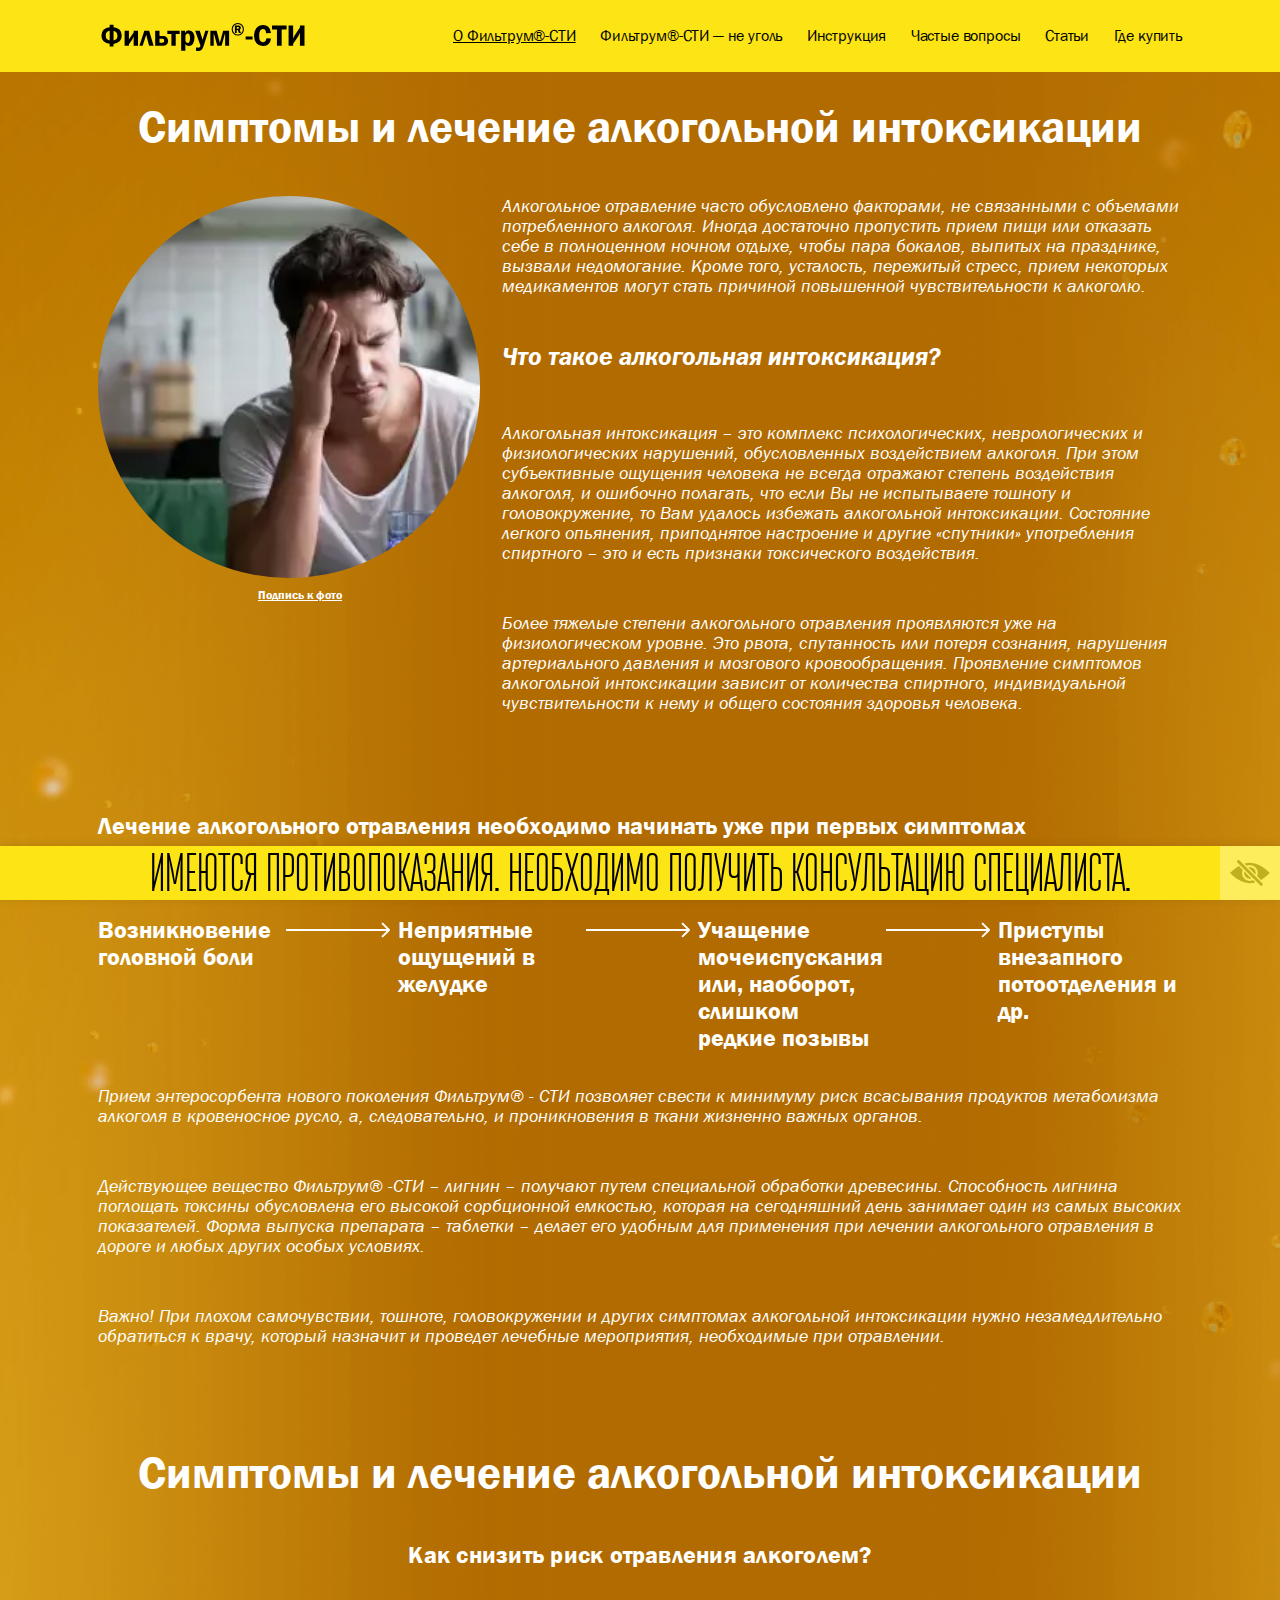
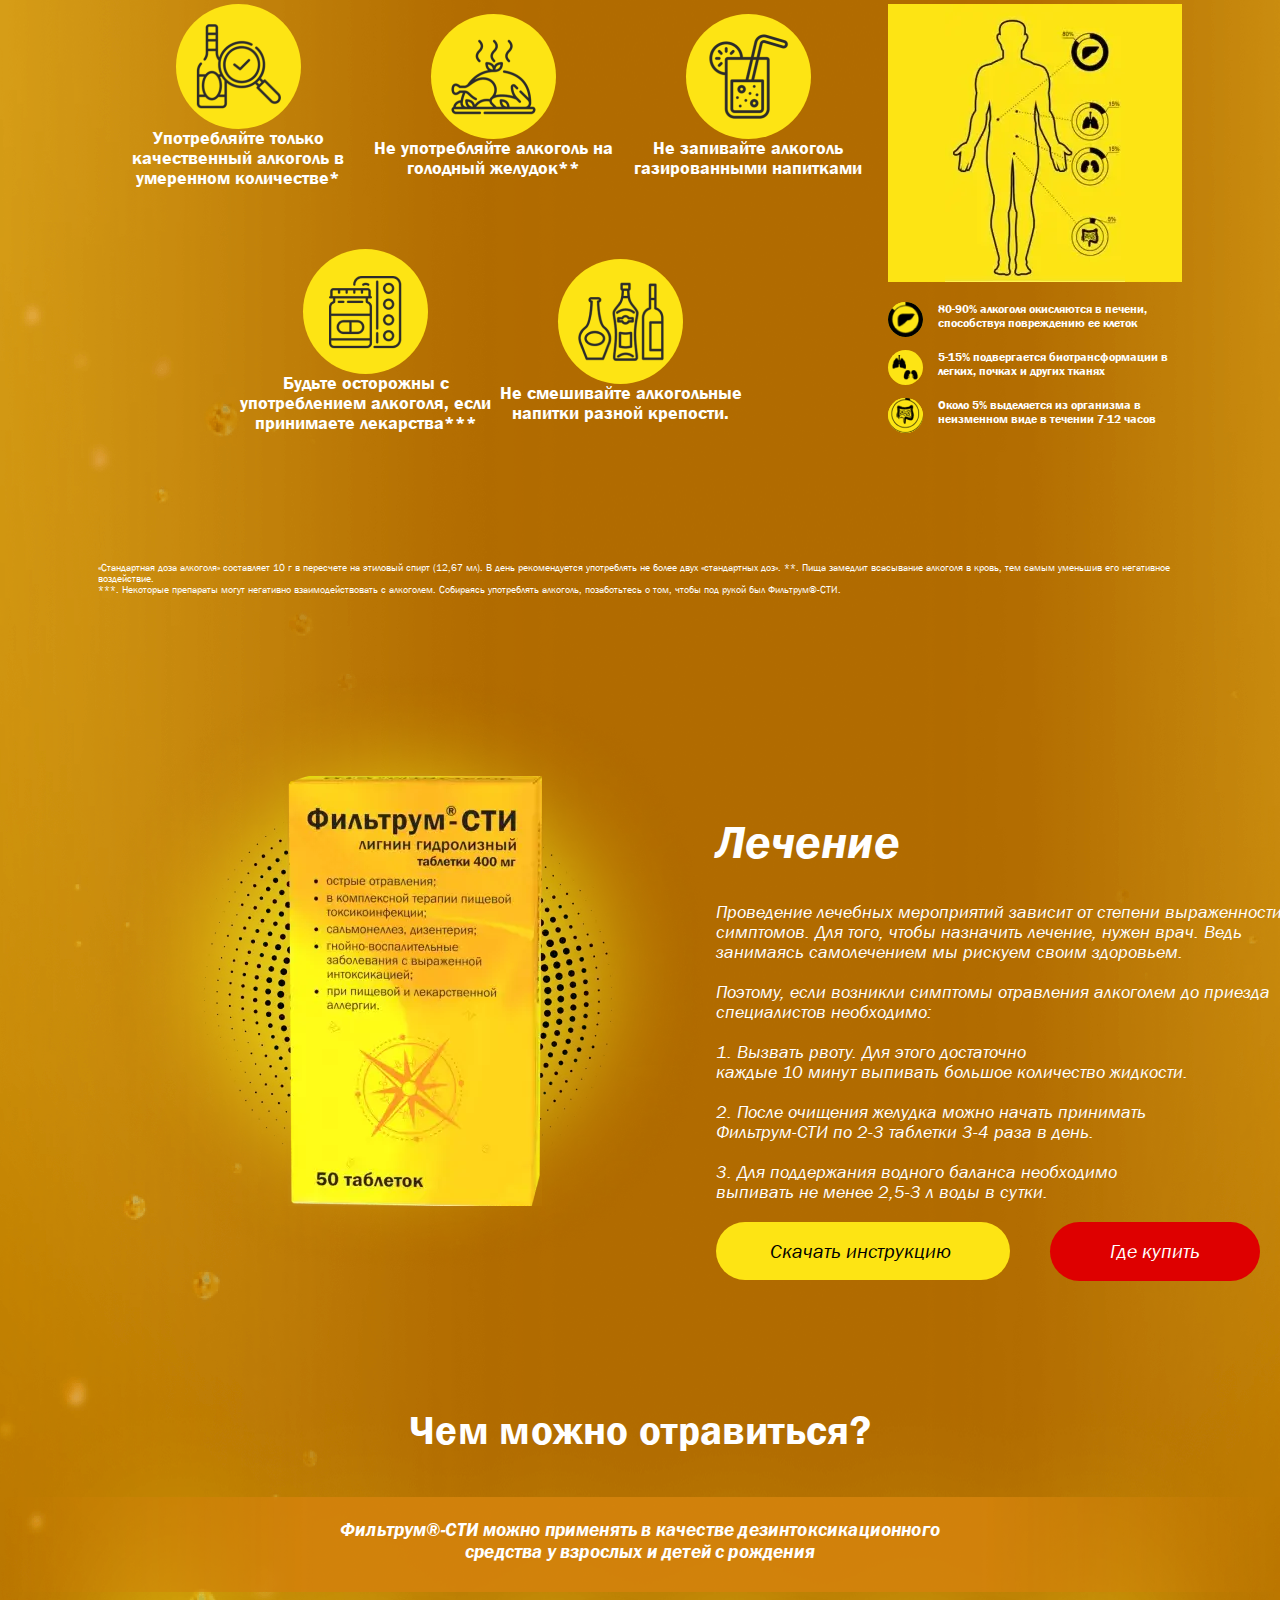
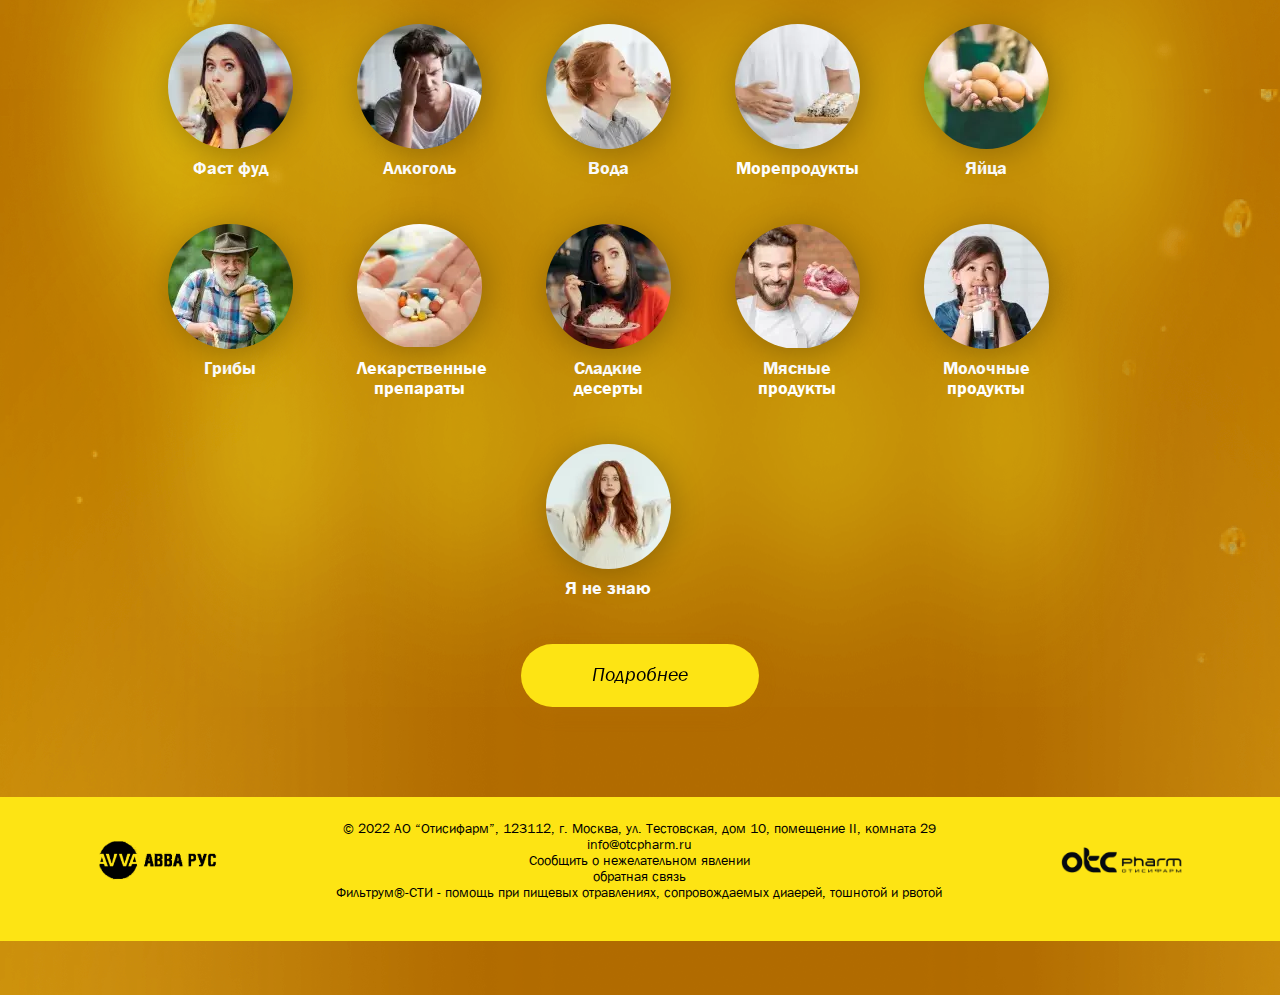
<file: article-1.html>
<!DOCTYPE html>
<html lang="ru">
  <head>
    <meta charset="UTF-8" />
    <title>new</title>
    <meta name="description" content="" />
    <meta name="keywords" content="" />
    <meta property="og:title" content="" />
    <meta property="og:type" content="" />
    <meta property="og:url" content="" />
    <meta property="og:image" content="" />
    <meta http-equiv="X-UA-Compatible" content="IE=edge" />
    <meta name="viewport" content="width=device-width,initial-scale=1" />
    <link rel="stylesheet" href="assets/css/styles.11.css" />
    <meta name="msapplication-TileColor" content="#da532c" />
    <meta name="theme-color" content="#ffffff" />
  </head>

  <body class="is-content">
    <svg
      version="1.1"
      xmlns="http://www.w3.org/2000/svg"
      style="
        height: 0;
        width: 0;
        position: absolute;
        top: -99999px;
        left: -99999px;
        visibility: hidden;
      "
    >
      <symbol id="i-logo" viewBox="0 0 210 30">
        <path
          d="M8.46 22.6A9.62 9.62 0 0 1 2.14 20 8.24 8.24 0 0 1 0 14a8.22 8.22 0 0 1 2.13-5.89 9.66 9.66 0 0 1 6.33-2.66V2.88h4v2.57a9.62 9.62 0 0 1 6.34 2.66A8.29 8.29 0 0 1 20.88 14a8.31 8.31 0 0 1-2.12 6 9.71 9.71 0 0 1-6.34 2.64v2.59h-4Zm0-13.6a4.79 4.79 0 0 0-4 5.06 4.78 4.78 0 0 0 4 5Zm4 10.11a4.78 4.78 0 0 0 4-5c0-2.7-1.35-4.38-4-5.06ZM28.38 22.94v1.62h-4.5V9h4.5v5.93c0 1.05 0 2.22-.12 3.5.76-1.34 1.43-2.41 2-3.22l3-4.23V9h4.49v15.56h-4.5V19c0-1.28 0-2.58.13-3.92a17.23 17.23 0 0 1-1.88 3.47ZM39.22 24.56 44.3 9h5l4.62 15.57h-4.66l-3-11.41-3.66 11.4ZM55.52 24.56V9H60v5.5h3.5a5.29 5.29 0 0 1 4.09 1.44 5.09 5.09 0 0 1 1.31 3.59 4.72 4.72 0 0 1-1.46 3.81 6 6 0 0 1-3.94 1.22Zm4.48-3.1h2.7a2.35 2.35 0 0 0 1.58-.46 2.12 2.12 0 0 0 .48-1.58 1.8 1.8 0 0 0-2.06-2H60ZM72.32 24.56V12.33h-4.21V9h12.77v3.34h-4.09v12.22ZM82.42 29.82V9h4.13v2.28a4 4 0 0 1 4-2.61 4.86 4.86 0 0 1 4 2 9.36 9.36 0 0 1 1.58 5.89q0 4.11-1.59 6.21a5 5 0 0 1-4.14 2.08 3.83 3.83 0 0 1-3.67-2.05v7Zm4.36-12.08A9 9 0 0 0 87 20a2.38 2.38 0 0 0 .83 1.15 2.23 2.23 0 0 0 1.37.49 2.07 2.07 0 0 0 1.65-1c.48-.64.72-2.06.72-4.25 0-3.08-.79-4.61-2.38-4.61a2.22 2.22 0 0 0-1.65.81 4.16 4.16 0 0 0-.73 2.78ZM110.64 9l-4.76 14.94a25.64 25.64 0 0 1-1.37 3.6 4.33 4.33 0 0 1-1.63 1.79 5.47 5.47 0 0 1-3 .68 14.68 14.68 0 0 1-2.15-.18v-3.55a11.87 11.87 0 0 0 2.2.22 2.36 2.36 0 0 0 1.78-.51 3.35 3.35 0 0 0 .68-1.43L96.89 9h4.75l2.93 9.26 2.8-9.26ZM112.61 24.56V9h6.49l3.32 12.44L125.86 9H132v15.56h-4.1V12.13h-.21l-3.46 12.43h-4.46l-3.47-12.43h-.21v12.43ZM141 14a6.07 6.07 0 0 1-4.52-1.93 6.4 6.4 0 0 1-1.85-4.59 6.4 6.4 0 0 1 1.86-4.59A6.06 6.06 0 0 1 141 1a6 6 0 0 1 4.52 1.94 6.43 6.43 0 0 1 1.84 4.57 6.45 6.45 0 0 1-1.83 4.56A6 6 0 0 1 141 14Zm5.18-6.52a5.32 5.32 0 0 0-1.51-3.81A4.81 4.81 0 0 0 141 2.11a5 5 0 0 0-3.69 1.58 5.3 5.3 0 0 0-1.51 3.81 5.31 5.31 0 0 0 1.53 3.82 4.93 4.93 0 0 0 3.67 1.59 4.87 4.87 0 0 0 3.65-1.59 5.27 5.27 0 0 0 1.52-3.81Zm-6.3.77v3H138V3.72h3.32a3.22 3.22 0 0 1 2.19.63 2.12 2.12 0 0 1 .66 1.65 2 2 0 0 1-1.31 2l1.43 3.33h-2.13l-1.19-3Zm0-3.17V7h1a1.67 1.67 0 0 0 1-.24.91.91 0 0 0 .29-.71.89.89 0 0 0-.17-.54.77.77 0 0 0-.39-.3 4.43 4.43 0 0 0-.81 0ZM149.07 14.88h7.21v3.34h-7.21ZM175.34 11.34l-5.06.33q-.1-4.46-3.39-4.46-3.76 0-3.77 6.86c0 2.64.34 4.44 1 5.38a3.33 3.33 0 0 0 2.88 1.41q3 0 3.65-4l4.68.29a8.62 8.62 0 0 1-2.76 5.75 8.36 8.36 0 0 1-5.63 2 8.5 8.5 0 0 1-6.64-2.9q-2.55-2.88-2.55-8a11.93 11.93 0 0 1 2.48-7.8 8.23 8.23 0 0 1 6.75-3q7.43-.01 8.36 8.14ZM191.47 3.51v4.16h-5.1v16.89h-4.88V7.67h-5.13V3.51ZM198.25 22.48v2.08h-4.73v-21h4.73v9c0 1.54 0 3.09-.13 4.67a25.85 25.85 0 0 1 2.31-4.35l4.83-7.11V3.51H210v21h-4.74V15c0-1.61.05-2.92.14-3.93a23.78 23.78 0 0 1-2.32 4.33Z"
        />
      </symbol>
      <symbol id="i-play" viewBox="0 0 24 24">
        <path
          d="M12 24a12 12 0 1 1 12-12 12 12 0 0 1-12 12Zm0-22a10 10 0 1 0 10 10A10 10 0 0 0 12 2Z"
        />
        <path
          d="M15.91 10.27a2 2 0 0 1 0 3.46l-4.36 2.52a2 2 0 0 1-3-1.73v-5a2 2 0 0 1 3-1.73Z"
        />
      </symbol>
      <symbol id="i-cross-popup" viewBox="0 0 40 40">
        <path
          d="M14 27a1 1 0 0 1-.71-.29 1 1 0 0 1 0-1.42l12-12a1 1 0 0 1 1.42 1.42l-12 12A1 1 0 0 1 14 27Z"
        />
        <path
          d="M26 27a1 1 0 0 1-.71-.29l-12-12a1 1 0 0 1 1.42-1.42l12 12a1 1 0 0 1 0 1.42A1 1 0 0 1 26 27Z"
        />
      </symbol>
      <symbol id="i-burger-closed" viewBox="0 0 30 20">
        <path
          d="M2 0h26a2 2 0 0 1 2 2 2 2 0 0 1-2 2H2a2 2 0 0 1-2-2 2 2 0 0 1 2-2ZM2 8h26a2 2 0 0 1 2 2 2 2 0 0 1-2 2H2a2 2 0 0 1-2-2 2 2 0 0 1 2-2ZM2 16h26a2 2 0 0 1 2 2 2 2 0 0 1-2 2H2a2 2 0 0 1-2-2 2 2 0 0 1 2-2Z"
        />
      </symbol>
      <symbol id="i-burger-open" viewBox="0 0 30 24">
        <path
          d="M7.41 1.41 25.8 19.8a2 2 0 0 1 0 2.83 2 2 0 0 1-2.83 0L4.59 4.24a2 2 0 0 1 0-2.83 2 2 0 0 1 2.82 0Z"
        />
        <path
          d="M4.41 19.59 22.8 1.2a2 2 0 0 1 2.83 0 2 2 0 0 1 0 2.83L7.24 22.41a2 2 0 0 1-2.83 0 2 2 0 0 1 0-2.82Z"
        />
      </symbol>
      <symbol id="i-eye" viewBox="0 0 42 54">
        <path d="M0 0h42v54H0z" style="fill: #feee69" />
        <path
          d="m20.8 24 3.75 3.66v-.19a3.49 3.49 0 0 0-1-2.46A3.6 3.6 0 0 0 21 24Zm-5.08.92 1.83 1.8a3 3 0 0 0-.1.75 3.47 3.47 0 0 0 1 2.46 3.6 3.6 0 0 0 2.51 1 3.31 3.31 0 0 0 .77-.09l1.83 1.8a5.94 5.94 0 0 1-6.78-1.09 5.62 5.62 0 0 1-1.1-6.64Zm-6.54-6.4 2.7 2.64.53.52A13.78 13.78 0 0 0 8 27.42a14 14 0 0 0 13 8.69 14.12 14.12 0 0 0 5.18-1l.5.49 3.46 3.4 1.5-1.47L10.68 17M21 21.63a6 6 0 0 1 4.18 1.7 5.71 5.71 0 0 1 1.73 4.09 5.34 5.34 0 0 1-.43 2.11L30 32.92a13.76 13.76 0 0 0 4-5.5 14 14 0 0 0-13-8.68 14.33 14.33 0 0 0-4.73.81L18.84 22a5.93 5.93 0 0 1 2.16-.37Z"
        />
      </symbol>
    </svg>
    <div id="body-wrapper" class="wrapper">
      <div class="page">
        <header class="header js-header">
          <div class="container">
            <div class="header__inner">
              <div class="header__mobile-btn js-menu-btn">
                <svg class="svg-icon">
                  <use xlink:href="#i-burger-closed"></use>
                </svg>
              </div>
              <div
                class="header__mobile-btn js-menu-btn header__mobile-btn--open"
              >
                <svg class="svg-icon">
                  <use xlink:href="#i-burger-open"></use>
                </svg>
              </div>
              <a href="index.html" class="header__logo">
                <svg class="svg-icon">
                  <use xlink:href="#i-logo"></use>
                </svg>
              </a>
              <div class="header__nav">
                <a
                  href="about.html"
                  class="header__nav-item"
                  style="text-decoration-line: underline"
                  >О Фильтрум®-СТИ</a
                >
                <a href="absorbent-pri-otravlenii.html" class="header__nav-item"
                  >Фильтрум®-СТИ — не уголь</a
                >
                <a href="manual.html" class="header__nav-item">Инструкция</a>
                <a href="faq.html" class="header__nav-item">Частые вопросы</a>
                <a href="articles.html" class="header__nav-item">Статьи</a>

                <a href="buy.html" class="header__nav-item">Где купить</a>
              </div>
            </div>
          </div>
        </header>
        <div class="article">
          <div class="container">
            <h2 class="article__title">
              Симптомы и лечение алкогольной интоксикации
            </h2>
            <div class="description">
              <div class="description__image">
                <div class="description__img">
                  <picture>
                    <source
                      srcset="
                        assets/img/content/articles/alchogol/webp/index.webp
                      "
                      type="image/webp"
                    />
                    <img
                      src="assets/img/content/articles/alchogol/index.jpg"
                      alt=""
                    />
                  </picture>
                </div>
                <p class="description__label">Подпись к фото</p>
              </div>
              <div class="description__text">
                <p class="description__p">
                  Алкогольное отравление часто обусловлено факторами, не
                  связанными с объемами потребленного алкоголя. Иногда
                  достаточно пропустить прием пищи или отказать себе в
                  полноценном ночном отдыхе, чтобы пара бокалов, выпитых на
                  празднике, вызвали недомогание. Кроме того, усталость,
                  пережитый стресс, прием некоторых медикаментов могут стать
                  причиной повышенной чувствительности к алкоголю.
                </p>
                <h2 class="description__heading">
                  Что такое алкогольная интоксикация?
                </h2>
                <p class="description__p">
                  Алкогольная интоксикация – это комплекс психологических,
                  неврологических и физиологических нарушений, обусловленных
                  воздействием алкоголя. При этом субъективные ощущения человека
                  не всегда отражают степень воздействия алкоголя, и ошибочно
                  полагать, что если Вы не испытываете тошноту и головокружение,
                  то Вам удалось избежать алкогольной интоксикации. Состояние
                  легкого опьянения, приподнятое настроение и другие «спутники»
                  употребления спиртного – это и есть признаки токсического
                  воздействия.
                </p>
                <p class="description__p">
                  Более тяжелые степени алкогольного отравления проявляются уже
                  на физиологическом уровне. Это рвота, спутанность или потеря
                  сознания, нарушения артериального давления и мозгового
                  кровообращения. Проявление симптомов алкогольной интоксикации
                  зависит от количества спиртного, индивидуальной
                  чувствительности к нему и общего состояния здоровья человека.
                </p>
              </div>
            </div>
            <h3 class="article__subtitle">
              Лечение алкогольного отравления необходимо начинать уже при первых
              симптомах интоксикации:
            </h3>
            <div class="steps">
              <div class="step__item">Возникновение головной боли</div>
              <div class="step__item">Неприятные ощущений в желудке</div>
              <div class="step__item">
                Учащение мочеиспускания или, наоборот, слишком редкие позывы
              </div>
              <div class="step__item">
                Приступы внезапного потоотделения и др.
              </div>
            </div>
            <div class="description">
              <div class="description__text">
                <p class="description__p">
                  Прием энтеросорбента нового поколения Фильтрум® - СТИ
                  позволяет свести к минимуму риск всасывания продуктов
                  метаболизма алкоголя в кровеносное русло, а, следовательно, и
                  проникновения в ткани жизненно важных органов.
                </p>
                <p class="description__p">
                  Действующее вещество Фильтрум® -СТИ – лигнин – получают путем
                  специальной обработки древесины. Способность лигнина поглощать
                  токсины обусловлена его высокой сорбционной емкостью, которая
                  на сегодняшний день занимает один из самых высоких
                  показателей. Форма выпуска препарата – таблетки – делает его
                  удобным для применения при лечении алкогольного отравления в
                  дороге и любых других особых условиях.
                </p>
                <p class="description__p">
                  Важно! При плохом самочувствии, тошноте, головокружении и
                  других симптомах алкогольной интоксикации нужно
                  незамедлительно обратиться к врачу, который назначит и
                  проведет лечебные мероприятия, необходимые при отравлении.
                </p>
              </div>
            </div>
            <h2 class="article__title">
              Симптомы и лечение алкогольной интоксикации
            </h2>
            <p class="risk-description">
              Как снизить риск отравления алкоголем?
            </p>
            <div class="risk-alcohol">
              <div class="risk-variables">
                <div class="risk-variables__item">
                  <div class="risk-variables__img">
                    <img
                      src="assets/img/content/articles/alchogol/um.png"
                      alt=""
                    />
                  </div>
                  <p class="risk-variables__description">
                    Употребляйте только качественный алкоголь в умеренном
                    количестве*
                  </p>
                </div>
                <div class="risk-variables__item">
                  <div class="risk-variables__img">
                    <img
                      src="assets/img/content/articles/alchogol/food.png"
                      alt=""
                    />
                  </div>
                  <p class="risk-variables__description">
                    Не употребляйте алкоголь на голодный желудок**
                  </p>
                </div>
                <div class="risk-variables__item">
                  <div class="risk-variables__img">
                    <img
                      src="assets/img/content/articles/alchogol/gaz.png"
                      alt=""
                    />
                  </div>
                  <p class="risk-variables__description">
                    Не запивайте алкоголь газированными напитками
                  </p>
                </div>
                <div class="risk-variables__item">
                  <div class="risk-variables__img">
                    <img
                      src="assets/img/content/articles/alchogol/tab.png"
                      alt=""
                    />
                  </div>
                  <p class="risk-variables__description">
                    Будьте осторожны с употреблением алкоголя, если принимаете
                    лекарства***
                  </p>
                </div>
                <div class="risk-variables__item">
                  <div class="risk-variables__img">
                    <img
                      src="assets/img/content/articles/alchogol/crep.png"
                      alt=""
                    />
                  </div>
                  <p class="risk-variables__description">
                    Не смешивайте алкогольные напитки разной крепости.
                  </p>
                </div>
              </div>
              <div class="effects-on-the-body">
                <div class="effects-on-the-body__image">
                  <picture>
                    <source
                      srcset="
                        assets/img/content/articles/alchogol/webp/man.webp
                      "
                      type="image/webp"
                    />
                    <img
                      src="assets/img/content/articles/alchogol/man.jpg"
                      alt=""
                      class=""
                    />
                  </picture>
                </div>
                <div class="effects-on-the-body__description">
                  <div class="effects-on-the-body__img">
                    <img
                      src="assets/img/content/articles/alchogol/1.png"
                      alt=""
                    />
                  </div>
                  <p class="effects-on-the-body__p">
                    80-90% алкоголя окисляются в печени, способствуя повреждению
                    ее клеток
                  </p>
                </div>
                <div class="effects-on-the-body__description">
                  <div class="effects-on-the-body__img">
                    <img
                      src="assets/img/content/articles/alchogol/2.png"
                      alt=""
                    />
                  </div>
                  <p class="effects-on-the-body__p">
                    5-15% подвергается биотрансформации в легких, почках и
                    других тканях
                  </p>
                </div>
                <div class="effects-on-the-body__description">
                  <div class="effects-on-the-body__img">
                    <img
                      src="assets/img/content/articles/alchogol/3.png"
                      alt=""
                    />
                  </div>
                  <p class="effects-on-the-body__p">
                    Около 5% выделяется из организма в неизменном виде в течении
                    7-12 часов
                  </p>
                </div>
              </div>
            </div>
            <div class="main__third-text main__third-text--gap">
              <p>
                «Стандартная доза алкоголя» составляет 10 г в пересчете на
                этиловый спирт (12,67 мл). В день рекомендуется употреблять не
                более двух «стандартных доз». **. Пища замедлит всасывание
                алкоголя в кровь, тем самым уменьшив его негативное воздействие.
              </p>
              <p>
                ***. Некоторые препараты могут негативно взаимодействовать с
                алкоголем. Собираясь употреблять алкоголь, позаботьтесь о том,
                чтобы под рукой был Фильтрум®-СТИ.
              </p>
            </div>
            <div class="treatment">
              <h3 class="treatment__title treatment__title--mobile">Лечение</h3>

              <div class="treatment__images">
                <picture>
                  <source srcset="assets/img/webp/fil.webp" type="image/webp" />
                  <source srcset="assets/img/fil.png" type="image/png" />

                  <img src="assets/img/fil.png" alt="" />
                </picture>
              </div>
              <div class="treatment__description w585">
                <h3 class="treatment__title treatment__title--desktop">
                  Лечение
                </h3>
                <p class="treatment__text">
                  Проведение лечебных мероприятий зависит от степени
                  выраженности симптомов. Для того, чтобы назначить лечение,
                  нужен врач. Ведь занимаясь самолечением мы рискуем своим
                  здоровьем.
                </p>
                <p class="treatment__text">
                  Поэтому, если возникли симптомы отравления алкоголем до
                  приезда специалистов необходимо:
                </p>
                <!-- prettier-ignore -->
                <p class="treatment__text treatment__text--white">1. Вызвать рвоту. Для этого достаточно
                каждые 10 минут выпивать большое количество жидкости.
                </p>
                <!-- prettier-ignore -->
                <p class="treatment__text treatment__text--white">2. После очищения желудка можно начать принимать
                Фильтрум-СТИ по 2-3 таблетки 3-4 раза в день.
                </p>
                <!-- prettier-ignore -->
                <p class="treatment__text treatment__text--white">3. Для поддержания водного баланса необходимо
                выпивать не менее 2,5-3 л воды в сутки.
                </p>
                <a
                  href="assets/files/filtrum-instruction.pdf"
                  target="_blank"
                  class="first__download first__download--art"
                >
                  Скачать инструкцию
                </a>
                <a href="buy.html" class="first__buy first__buy--desctop">
                  Где купить
                </a>
                <a href="buy.html" class="first__buy first__buy--mobile">
                  Где купить
                </a>
              </div>
            </div>
          </div>
          <section>
            <div class="poisoning poisoning--bg">
              <div class="poisoning__title">Чем можно отравиться?</div>
              <!-- prettier-ignore -->
              <div class="block__text block__text--bg poisoning__description">Фильтрум®-СТИ можно применять в качестве дезинтоксикационного
                средства у взрослых и детей с рождения
              </div>
              <div class="container">
                <div class="poisoing-items">
                  <div class="poisoning-items__item">
                    <div class="poisoning-items__img">
                      <picture>
                        <source
                          srcset="assets/img/content/webp/item-1.webp"
                          type="image/webp"
                        />
                        <source
                          srcset="assets/img/content/item-1.jpg"
                          type="image/jpeg"
                        />

                        <img src="assets/img/content/item-1.jpg" alt="" />
                      </picture>
                    </div>
                    <div class="poisoning-items__name">Фаст фуд</div>
                  </div>
                  <div class="poisoning-items__item">
                    <div class="poisoning-items__img">
                      <picture>
                        <source
                          srcset="assets/img/content/webp/item-2.webp"
                          type="image/webp"
                        />
                        <source
                          srcset="assets/img/content/item-2.jpg"
                          type="image/jpeg"
                        />

                        <img src="assets/img/content/item-2.jpg" alt="" />
                      </picture>
                    </div>
                    <div class="poisoning-items__name">Алкоголь</div>
                  </div>
                  <div class="poisoning-items__item">
                    <div class="poisoning-items__img">
                      <picture>
                        <source
                          srcset="assets/img/content/webp/item-3.webp"
                          type="image/webp"
                        />
                        <source
                          srcset="assets/img/content/item-3.jpg"
                          type="image/jpeg"
                        />

                        <img src="assets/img/content/item-3.jpg" alt="" />
                      </picture>
                    </div>
                    <div class="poisoning-items__name">Вода</div>
                  </div>
                  <div class="poisoning-items__item">
                    <div class="poisoning-items__img">
                      <picture>
                        <source
                          srcset="assets/img/content/webp/item-4.webp"
                          type="image/webp"
                        />
                        <source
                          srcset="assets/img/content/item-4.jpg"
                          type="image/jpeg"
                        />

                        <img src="assets/img/content/item-4.jpg" alt="" />
                      </picture>
                    </div>
                    <div class="poisoning-items__name">Морепродукты</div>
                  </div>
                  <div class="poisoning-items__item">
                    <div class="poisoning-items__img">
                      <picture>
                        <source
                          srcset="assets/img/content/webp/item-5.webp"
                          type="image/webp"
                        />
                        <source
                          srcset="assets/img/content/item-5.jpg"
                          type="image/jpeg"
                        />

                        <img src="assets/img/content/item-5.jpg" alt="" />
                      </picture>
                    </div>
                    <div class="poisoning-items__name">Яйца</div>
                  </div>
                  <div class="poisoning-items__item">
                    <div class="poisoning-items__img">
                      <picture>
                        <source
                          srcset="assets/img/content/webp/item-6.webp"
                          type="image/webp"
                        />
                        <source
                          srcset="assets/img/content/item-6.jpg"
                          type="image/jpeg"
                        />

                        <img src="assets/img/content/item-6.jpg" alt="" />
                      </picture>
                    </div>
                    <div class="poisoning-items__name">Грибы</div>
                  </div>
                  <div class="poisoning-items__item">
                    <div class="poisoning-items__img">
                      <picture>
                        <source
                          srcset="assets/img/content/webp/item-7.webp"
                          type="image/webp"
                        />
                        <source
                          srcset="assets/img/content/item-7.jpg"
                          type="image/jpeg"
                        />

                        <img src="assets/img/content/item-7.jpg" alt="" />
                      </picture>
                    </div>
                    <div class="poisoning-items__name">
                      Лекарственные препараты
                    </div>
                  </div>
                  <div class="poisoning-items__item">
                    <div class="poisoning-items__img">
                      <picture>
                        <source
                          srcset="assets/img/content/webp/item-8.webp"
                          type="image/webp"
                        />
                        <source
                          srcset="assets/img/content/item-8.jpg"
                          type="image/jpeg"
                        />

                        <img src="assets/img/content/item-8.jpg" alt="" />
                      </picture>
                    </div>
                    <div class="poisoning-items__name">Сладкие десерты</div>
                  </div>
                  <div class="poisoning-items__item">
                    <div class="poisoning-items__img">
                      <picture>
                        <source
                          srcset="assets/img/content/webp/item-9.webp"
                          type="image/webp"
                        />
                        <source
                          srcset="assets/img/content/item-9.jpg"
                          type="image/jpeg"
                        />

                        <img src="assets/img/content/item-9.jpg" alt="" />
                      </picture>
                    </div>
                    <div class="poisoning-items__name">Мясные продукты</div>
                  </div>
                  <div class="poisoning-items__item">
                    <div class="poisoning-items__img">
                      <picture>
                        <source
                          srcset="assets/img/content/webp/item-10.webp"
                          type="image/webp"
                        />
                        <source
                          srcset="assets/img/content/item-10.jpg"
                          type="image/jpeg"
                        />

                        <img src="assets/img/content/item-10.jpg" alt="" />
                      </picture>
                    </div>
                    <div class="poisoning-items__name">Молочные продукты</div>
                  </div>
                  <div class="poisoning-items__item">
                    <div class="poisoning-items__img">
                      <picture>
                        <source
                          srcset="assets/img/content/webp/item-11.webp"
                          type="image/webp"
                        />
                        <source
                          srcset="assets/img/content/item-11.jpg"
                          type="image/jpeg"
                        />

                        <img src="assets/img/content/item-11.jpg" alt="" />
                      </picture>
                    </div>
                    <div class="poisoning-items__name">Я не знаю</div>
                  </div>
                </div>
                <button class="poisoning__btn">Подробнее</button>
              </div>
            </div>
          </section>
        </div>
      </div>
      <footer class="footer section fp-auto-height">
        <div class="container">
          <div class="footer__inner">
            <div id="warningHTML" type="cue"></div>
            <div class="footer__desktop">
              <a href="#" class="footer__logo">
                <img src="assets/img/logo2.png" alt="" />
              </a>
              <div class="footer__text">
                © 2022 АО “Отисифарм”, 123112, г. Москва, ул. Тестовская, дом
                10, помещение II, комната 29 info@otcpharm.ru
                <br /><a href="https://otcpharm.ru/safety/" target="_blank">
                  Сообщить о нежелательном явлении</a
                ><br /><a
                  href="https://otcpharm.ru/medicaments/acipol/#sendmail"
                  target="_blank"
                >
                  обратная связь</a
                ><br />Фильтрум®-СТИ - помощь при пищевых отравлениях,
                cопровождаемых диаерей, тошнотой и рвотой
              </div>
              <a href="#" class="footer__logo footer__logo--second">
                <img src="assets/img/logo3.png" alt="" />
              </a>
            </div>
            <div class="footer__mobile">
              <div class="footer__text">
                © 2022 АО “Отисифарм”, 123112, г. Москва, ул. Тестовская, дом
                10, помещение II, комната 29 info@otcpharm.ru
                <br /><a href="https://otcpharm.ru/safety/" target="_blank">
                  Сообщить о нежелательном явлении</a
                ><br /><a
                  href="https://otcpharm.ru/medicaments/acipol/#sendmail"
                  target="_blank"
                >
                  обратная связь</a
                ><br />Фильтрум®-СТИ - помощь при пищевых отравлениях,
                cопровождаемых диаерей, тошнотой и рвотой
              </div>
              <div class="footer__mobile-bottom">
                <a href="#" class="footer__logo">
                  <img src="assets/img/logo2.png" alt="" />
                </a>
                <a href="#" class="footer__logo footer__logo--second">
                  <img src="assets/img/logo3.png" alt="" />
                </a>
              </div>
            </div>
          </div>
        </div>
      </footer>
    </div>

    <script type="text/javascript" src="assets/js/main.js"></script>
    <script type="text/javascript" src="assets/js/warning.js"></script>
  </body>
</html>
</file>
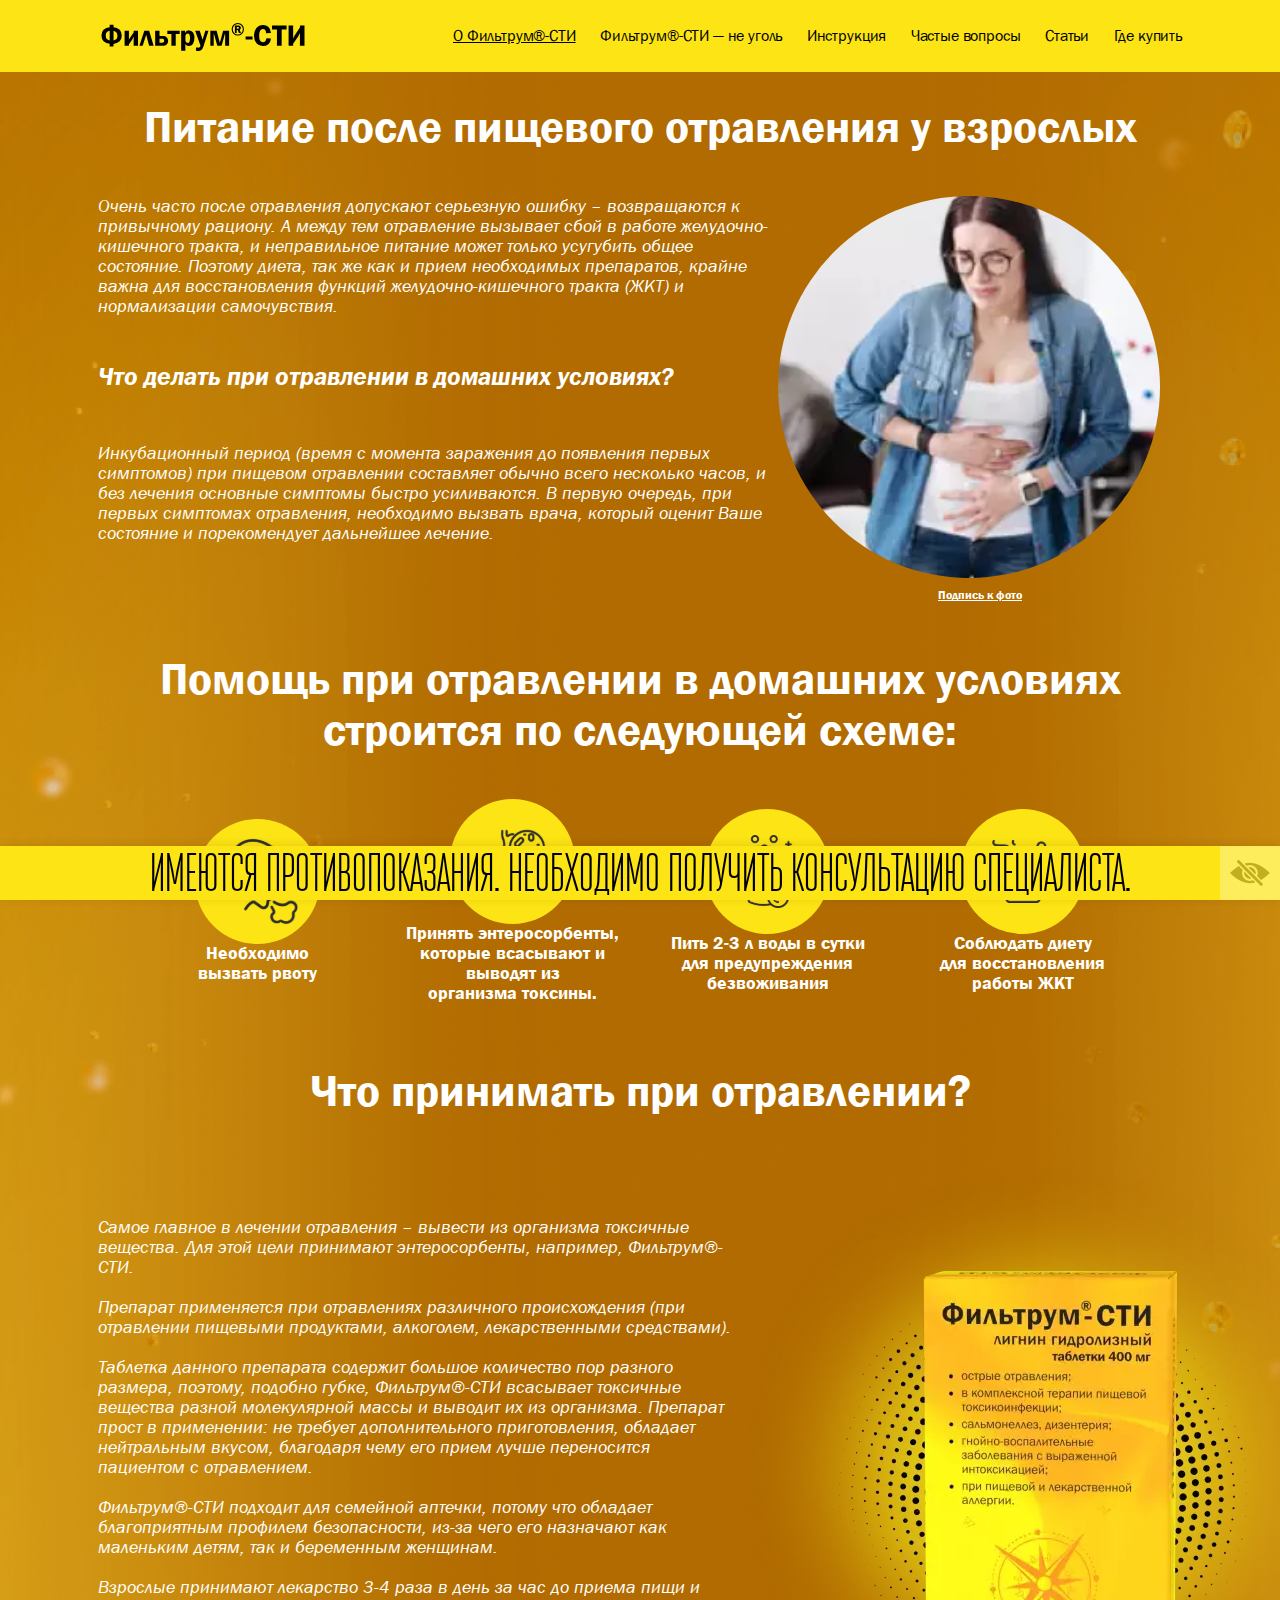
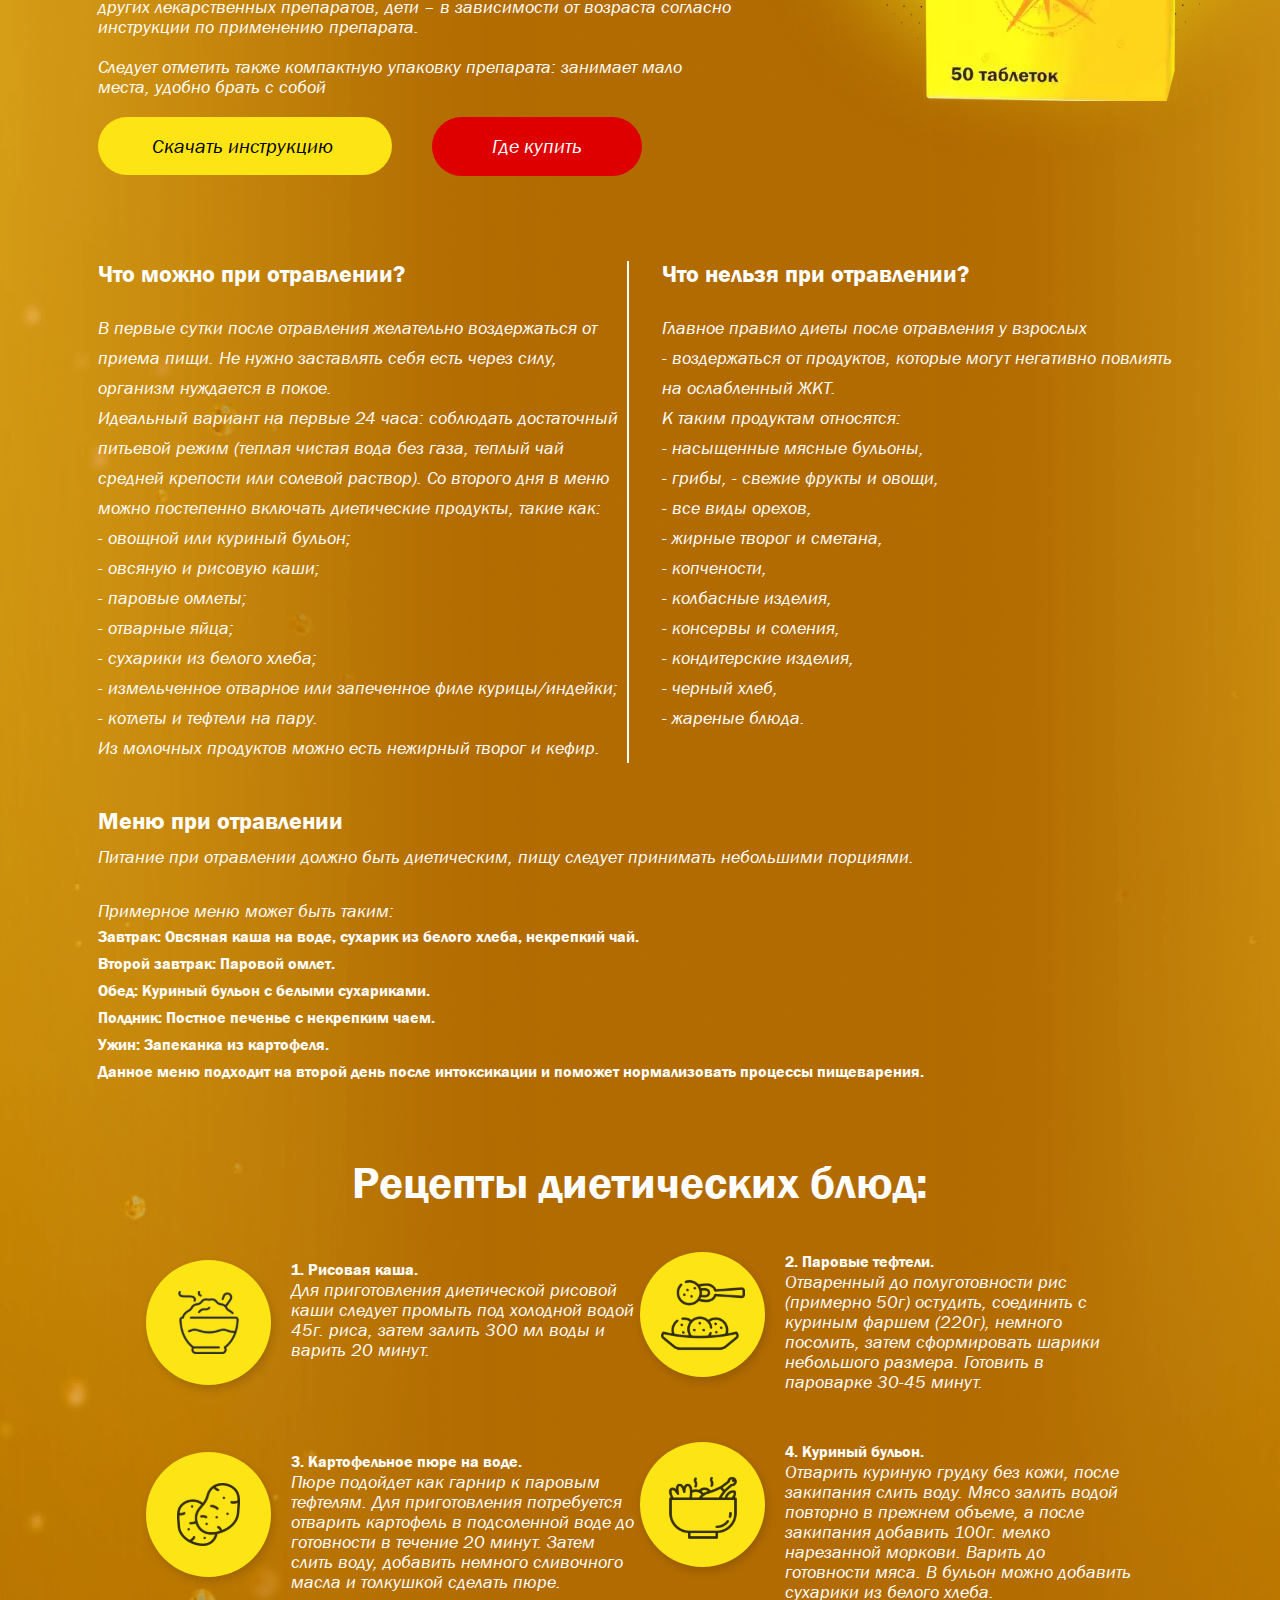
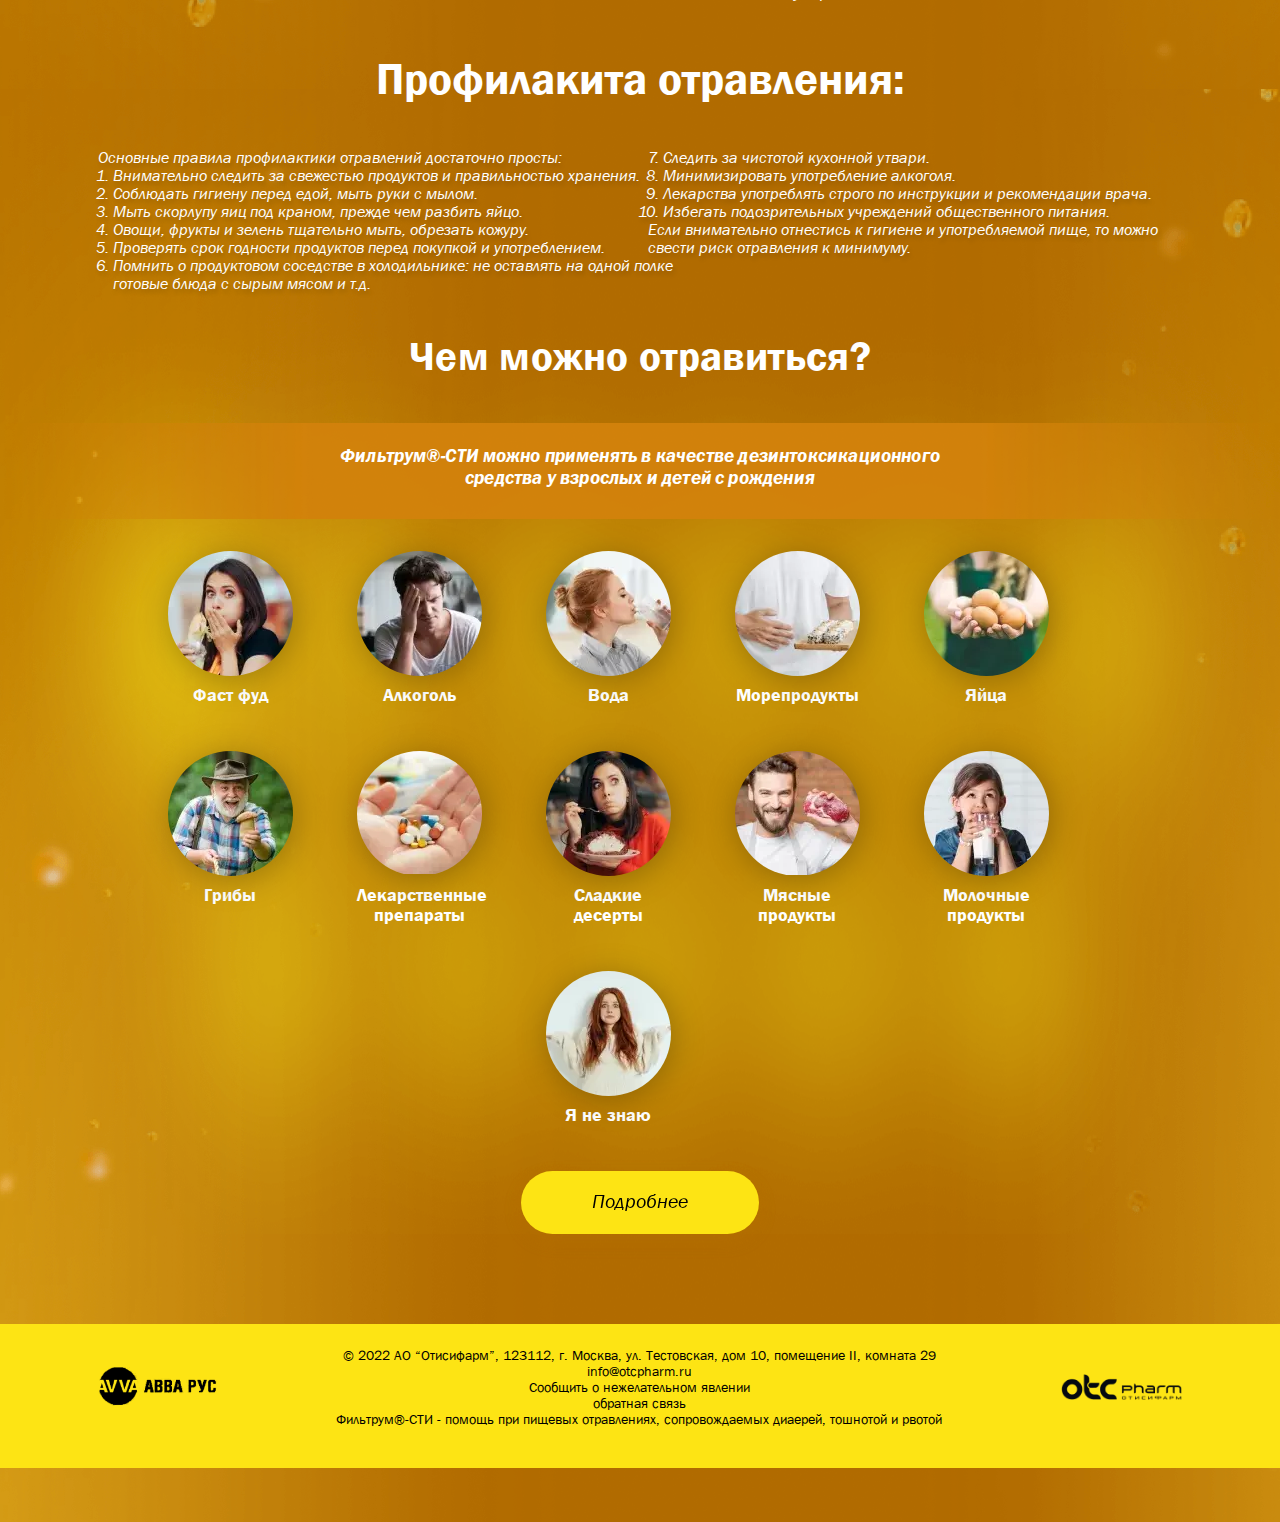
<file: article-2.html>
<!DOCTYPE html>
<html lang="ru">
  <head>
    <meta charset="UTF-8" />
    <title>new</title>
    <meta name="description" content="" />
    <meta name="keywords" content="" />
    <meta property="og:title" content="" />
    <meta property="og:type" content="" />
    <meta property="og:url" content="" />
    <meta property="og:image" content="" />
    <meta http-equiv="X-UA-Compatible" content="IE=edge" />
    <meta name="viewport" content="width=device-width,initial-scale=1" />
    <link rel="stylesheet" href="assets/css/styles.11.css" />
    <meta name="msapplication-TileColor" content="#da532c" />
    <meta name="theme-color" content="#ffffff" />
  </head>

  <body class="is-content">
    <svg
      version="1.1"
      xmlns="http://www.w3.org/2000/svg"
      style="
        height: 0;
        width: 0;
        position: absolute;
        top: -99999px;
        left: -99999px;
        visibility: hidden;
      "
    >
      <symbol id="i-logo" viewBox="0 0 210 30">
        <path
          d="M8.46 22.6A9.62 9.62 0 0 1 2.14 20 8.24 8.24 0 0 1 0 14a8.22 8.22 0 0 1 2.13-5.89 9.66 9.66 0 0 1 6.33-2.66V2.88h4v2.57a9.62 9.62 0 0 1 6.34 2.66A8.29 8.29 0 0 1 20.88 14a8.31 8.31 0 0 1-2.12 6 9.71 9.71 0 0 1-6.34 2.64v2.59h-4Zm0-13.6a4.79 4.79 0 0 0-4 5.06 4.78 4.78 0 0 0 4 5Zm4 10.11a4.78 4.78 0 0 0 4-5c0-2.7-1.35-4.38-4-5.06ZM28.38 22.94v1.62h-4.5V9h4.5v5.93c0 1.05 0 2.22-.12 3.5.76-1.34 1.43-2.41 2-3.22l3-4.23V9h4.49v15.56h-4.5V19c0-1.28 0-2.58.13-3.92a17.23 17.23 0 0 1-1.88 3.47ZM39.22 24.56 44.3 9h5l4.62 15.57h-4.66l-3-11.41-3.66 11.4ZM55.52 24.56V9H60v5.5h3.5a5.29 5.29 0 0 1 4.09 1.44 5.09 5.09 0 0 1 1.31 3.59 4.72 4.72 0 0 1-1.46 3.81 6 6 0 0 1-3.94 1.22Zm4.48-3.1h2.7a2.35 2.35 0 0 0 1.58-.46 2.12 2.12 0 0 0 .48-1.58 1.8 1.8 0 0 0-2.06-2H60ZM72.32 24.56V12.33h-4.21V9h12.77v3.34h-4.09v12.22ZM82.42 29.82V9h4.13v2.28a4 4 0 0 1 4-2.61 4.86 4.86 0 0 1 4 2 9.36 9.36 0 0 1 1.58 5.89q0 4.11-1.59 6.21a5 5 0 0 1-4.14 2.08 3.83 3.83 0 0 1-3.67-2.05v7Zm4.36-12.08A9 9 0 0 0 87 20a2.38 2.38 0 0 0 .83 1.15 2.23 2.23 0 0 0 1.37.49 2.07 2.07 0 0 0 1.65-1c.48-.64.72-2.06.72-4.25 0-3.08-.79-4.61-2.38-4.61a2.22 2.22 0 0 0-1.65.81 4.16 4.16 0 0 0-.73 2.78ZM110.64 9l-4.76 14.94a25.64 25.64 0 0 1-1.37 3.6 4.33 4.33 0 0 1-1.63 1.79 5.47 5.47 0 0 1-3 .68 14.68 14.68 0 0 1-2.15-.18v-3.55a11.87 11.87 0 0 0 2.2.22 2.36 2.36 0 0 0 1.78-.51 3.35 3.35 0 0 0 .68-1.43L96.89 9h4.75l2.93 9.26 2.8-9.26ZM112.61 24.56V9h6.49l3.32 12.44L125.86 9H132v15.56h-4.1V12.13h-.21l-3.46 12.43h-4.46l-3.47-12.43h-.21v12.43ZM141 14a6.07 6.07 0 0 1-4.52-1.93 6.4 6.4 0 0 1-1.85-4.59 6.4 6.4 0 0 1 1.86-4.59A6.06 6.06 0 0 1 141 1a6 6 0 0 1 4.52 1.94 6.43 6.43 0 0 1 1.84 4.57 6.45 6.45 0 0 1-1.83 4.56A6 6 0 0 1 141 14Zm5.18-6.52a5.32 5.32 0 0 0-1.51-3.81A4.81 4.81 0 0 0 141 2.11a5 5 0 0 0-3.69 1.58 5.3 5.3 0 0 0-1.51 3.81 5.31 5.31 0 0 0 1.53 3.82 4.93 4.93 0 0 0 3.67 1.59 4.87 4.87 0 0 0 3.65-1.59 5.27 5.27 0 0 0 1.52-3.81Zm-6.3.77v3H138V3.72h3.32a3.22 3.22 0 0 1 2.19.63 2.12 2.12 0 0 1 .66 1.65 2 2 0 0 1-1.31 2l1.43 3.33h-2.13l-1.19-3Zm0-3.17V7h1a1.67 1.67 0 0 0 1-.24.91.91 0 0 0 .29-.71.89.89 0 0 0-.17-.54.77.77 0 0 0-.39-.3 4.43 4.43 0 0 0-.81 0ZM149.07 14.88h7.21v3.34h-7.21ZM175.34 11.34l-5.06.33q-.1-4.46-3.39-4.46-3.76 0-3.77 6.86c0 2.64.34 4.44 1 5.38a3.33 3.33 0 0 0 2.88 1.41q3 0 3.65-4l4.68.29a8.62 8.62 0 0 1-2.76 5.75 8.36 8.36 0 0 1-5.63 2 8.5 8.5 0 0 1-6.64-2.9q-2.55-2.88-2.55-8a11.93 11.93 0 0 1 2.48-7.8 8.23 8.23 0 0 1 6.75-3q7.43-.01 8.36 8.14ZM191.47 3.51v4.16h-5.1v16.89h-4.88V7.67h-5.13V3.51ZM198.25 22.48v2.08h-4.73v-21h4.73v9c0 1.54 0 3.09-.13 4.67a25.85 25.85 0 0 1 2.31-4.35l4.83-7.11V3.51H210v21h-4.74V15c0-1.61.05-2.92.14-3.93a23.78 23.78 0 0 1-2.32 4.33Z"
        />
      </symbol>
      <symbol id="i-play" viewBox="0 0 24 24">
        <path
          d="M12 24a12 12 0 1 1 12-12 12 12 0 0 1-12 12Zm0-22a10 10 0 1 0 10 10A10 10 0 0 0 12 2Z"
        />
        <path
          d="M15.91 10.27a2 2 0 0 1 0 3.46l-4.36 2.52a2 2 0 0 1-3-1.73v-5a2 2 0 0 1 3-1.73Z"
        />
      </symbol>
      <symbol id="i-cross-popup" viewBox="0 0 40 40">
        <path
          d="M14 27a1 1 0 0 1-.71-.29 1 1 0 0 1 0-1.42l12-12a1 1 0 0 1 1.42 1.42l-12 12A1 1 0 0 1 14 27Z"
        />
        <path
          d="M26 27a1 1 0 0 1-.71-.29l-12-12a1 1 0 0 1 1.42-1.42l12 12a1 1 0 0 1 0 1.42A1 1 0 0 1 26 27Z"
        />
      </symbol>
      <symbol id="i-burger-closed" viewBox="0 0 30 20">
        <path
          d="M2 0h26a2 2 0 0 1 2 2 2 2 0 0 1-2 2H2a2 2 0 0 1-2-2 2 2 0 0 1 2-2ZM2 8h26a2 2 0 0 1 2 2 2 2 0 0 1-2 2H2a2 2 0 0 1-2-2 2 2 0 0 1 2-2ZM2 16h26a2 2 0 0 1 2 2 2 2 0 0 1-2 2H2a2 2 0 0 1-2-2 2 2 0 0 1 2-2Z"
        />
      </symbol>
      <symbol id="i-burger-open" viewBox="0 0 30 24">
        <path
          d="M7.41 1.41 25.8 19.8a2 2 0 0 1 0 2.83 2 2 0 0 1-2.83 0L4.59 4.24a2 2 0 0 1 0-2.83 2 2 0 0 1 2.82 0Z"
        />
        <path
          d="M4.41 19.59 22.8 1.2a2 2 0 0 1 2.83 0 2 2 0 0 1 0 2.83L7.24 22.41a2 2 0 0 1-2.83 0 2 2 0 0 1 0-2.82Z"
        />
      </symbol>
      <symbol id="i-eye" viewBox="0 0 42 54">
        <path d="M0 0h42v54H0z" style="fill: #feee69" />
        <path
          d="m20.8 24 3.75 3.66v-.19a3.49 3.49 0 0 0-1-2.46A3.6 3.6 0 0 0 21 24Zm-5.08.92 1.83 1.8a3 3 0 0 0-.1.75 3.47 3.47 0 0 0 1 2.46 3.6 3.6 0 0 0 2.51 1 3.31 3.31 0 0 0 .77-.09l1.83 1.8a5.94 5.94 0 0 1-6.78-1.09 5.62 5.62 0 0 1-1.1-6.64Zm-6.54-6.4 2.7 2.64.53.52A13.78 13.78 0 0 0 8 27.42a14 14 0 0 0 13 8.69 14.12 14.12 0 0 0 5.18-1l.5.49 3.46 3.4 1.5-1.47L10.68 17M21 21.63a6 6 0 0 1 4.18 1.7 5.71 5.71 0 0 1 1.73 4.09 5.34 5.34 0 0 1-.43 2.11L30 32.92a13.76 13.76 0 0 0 4-5.5 14 14 0 0 0-13-8.68 14.33 14.33 0 0 0-4.73.81L18.84 22a5.93 5.93 0 0 1 2.16-.37Z"
        />
      </symbol>
    </svg>
    <div id="body-wrapper" class="wrapper">
      <div class="page">
        <header class="header js-header">
          <div class="container">
            <div class="header__inner">
              <div class="header__mobile-btn js-menu-btn">
                <svg class="svg-icon">
                  <use xlink:href="#i-burger-closed"></use>
                </svg>
              </div>
              <div
                class="header__mobile-btn js-menu-btn header__mobile-btn--open"
              >
                <svg class="svg-icon">
                  <use xlink:href="#i-burger-open"></use>
                </svg>
              </div>
              <a href="index.html" class="header__logo">
                <svg class="svg-icon">
                  <use xlink:href="#i-logo"></use>
                </svg>
              </a>
              <div class="header__nav">
                <a
                  href="about.html"
                  class="header__nav-item"
                  style="text-decoration-line: underline"
                  >О Фильтрум®-СТИ</a
                >
                <a href="absorbent-pri-otravlenii.html" class="header__nav-item"
                  >Фильтрум®-СТИ — не уголь</a
                >
                <a href="manual.html" class="header__nav-item">Инструкция</a>
                <a href="faq.html" class="header__nav-item">Частые вопросы</a>
                <a href="articles.html" class="header__nav-item">Статьи</a>

                <a href="buy.html" class="header__nav-item">Где купить</a>
              </div>
            </div>
          </div>
        </header>
        <div class="article">
          <div class="container">
            <h2 class="article__title">
              Питание после пищевого отравления у взрослых
            </h2>
            <div class="description">
              <div class="description__text">
                <p class="description__p">
                  Очень часто после отравления допускают серьезную ошибку –
                  возвращаются к привычному рациону. А между тем отравление
                  вызывает сбой в работе желудочно-кишечного тракта, и
                  неправильное питание может только усугубить общее состояние.
                  Поэтому диета, так же как и прием необходимых препаратов,
                  крайне важна для восстановления функций желудочно-кишечного
                  тракта (ЖКТ) и нормализации самочувствия.
                </p>
                <h2 class="description__heading">
                  Что делать при отравлении в домашних условиях?
                </h2>
                <p class="description__p">
                  Инкубационный период (время с момента заражения до появления
                  первых симптомов) при пищевом отравлении составляет обычно
                  всего несколько часов, и без лечения основные симптомы быстро
                  усиливаются. В первую очередь, при первых симптомах
                  отравления, необходимо вызвать врача, который оценит Ваше
                  состояние и порекомендует дальнейшее лечение.
                </p>
              </div>
              <div class="description__image description__image--order">
                <div class="description__img wh-265">
                  <picture
                    ><source srcset="
                    assets/img/content/articles/poisoning/index.webp " /
                    type="image/webp">
                    <img
                      src="assets/img/content/articles/poisoning/index.jpg"
                      alt=""
                  /></picture>
                </div>
                <p class="description__label">Подпись к фото</p>
              </div>
            </div>
            <h2 class="article__title">
              Помощь при отравлении в домашних условиях строится по следующей
              схеме:
            </h2>
            <div class="risk-variables">
              <div class="risk-variables__item">
                <div class="risk-variables__img">
                  <img
                    src="assets/img/content/articles/poisoning/chema/1.svg"
                    alt=""
                  />
                </div>
                <!-- prettier-ignore -->
                <p class="risk-variables__description risk-variables__description--article">Необходимо 
                  вызвать рвоту
                </p>
              </div>
              <div class="risk-variables__item">
                <div class="risk-variables__img">
                  <img
                    src="assets/img/content/articles/poisoning/chema/2.svg"
                    alt=""
                  />
                </div>
                <!-- prettier-ignore -->
                <p class="risk-variables__description risk-variables__description--article">Принять энтеросорбенты,
                  которые всасывают и выводят из
                  организма токсины.
                </p>
              </div>
              <div class="risk-variables__item">
                <div class="risk-variables__img">
                  <img
                    src="assets/img/content/articles/poisoning/chema/3.svg"
                    alt=""
                  />
                </div>
                <!-- prettier-ignore -->
                <p class="risk-variables__description risk-variables__description--article">Пить 2-3 л воды в сутки
                  для предупреждения
                  безвоживания
                </p>
              </div>
              <div class="risk-variables__item">
                <div class="risk-variables__img">
                  <img
                    src="assets/img/content/articles/poisoning/chema/4.svg"
                    alt=""
                  />
                </div>
                <!-- prettier-ignore -->
                <p class="risk-variables__description risk-variables__description--article">Соблюдать диету 
                для восстановления
                работы ЖКТ
                </p>
              </div>
            </div>
            <section>
              <h2 class="article__title">Что принимать при отравлении?</h2>

              <div class="treatment treatment--mt0">
                <div class="treatment__description">
                  <p class="treatment__text">
                    Самое главное в лечении отравления – вывести из организма
                    токсичные вещества. Для этой цели принимают энтеросорбенты,
                    например, Фильтрум®-СТИ.
                  </p>
                  <p class="treatment__text">
                    Препарат применяется при отравлениях различного
                    происхождения (при отравлении пищевыми продуктами,
                    алкоголем, лекарственными средствами).
                  </p>
                  <p class="treatment__text">
                    Таблетка данного препарата содержит большое количество пор
                    разного размера, поэтому, подобно губке, Фильтрум®-СТИ
                    всасывает токсичные вещества разной молекулярной массы и
                    выводит их из организма. Препарат прост в применении: не
                    требует дополнительного приготовления, обладает нейтральным
                    вкусом, благодаря чему его прием лучше переносится пациентом
                    с отравлением.
                  </p>
                  <p class="treatment__text">
                    Фильтрум®-СТИ подходит для семейной аптечки, потому что
                    обладает благоприятным профилем безопасности, из-за чего его
                    назначают как маленьким детям, так и беременным женщинам.
                  </p>
                  <p class="treatment__text">
                    Взрослые принимают лекарство 3-4 раза в день за час до
                    приема пищи и других лекарственных препаратов, дети – в
                    зависимости от возраста согласно инструкции по применению
                    препарата.
                  </p>
                  <p class="treatment__text">
                    Следует отметить также компактную упаковку препарата:
                    занимает мало места, удобно брать с собой
                  </p>

                  <a
                    href="assets/files/filtrum-instruction.pdf"
                    target="_blank"
                    class="first__download first__download--art"
                  >
                    Скачать инструкцию
                  </a>
                  <a href="buy.html" class="first__buy first__buy--desctop">
                    Где купить
                  </a>
                  <a href="buy.html" class="first__buy first__buy--mobile">
                    Где купить
                  </a>
                </div>
                <div class="treatment__images treatment__images--desctop">
                  <picture>
                    <source
                      srcset="assets/img/webp/fil.webp"
                      type="image/webp"
                    />
                    <source srcset="assets/img/fil.png" type="image/png" />

                    <img src="assets/img/fil.png" alt="" />
                  </picture>
                </div>
              </div>
            </section>
            <div class="may-cannot">
              <div class="may-cannot__items">
                <h2 class="may-cannot__title">Что можно при отравлении?</h2>
                <p class="may-cannot__description">
                  В первые сутки после отравления желательно воздержаться от
                  приема пищи. Не нужно заставлять себя есть через силу,
                  организм нуждается в покое.
                </p>
                <p class="may-cannot__description">
                  Идеальный вариант на первые 24 часа: соблюдать достаточный
                  питьевой режим (теплая чистая вода без газа, теплый чай
                  средней крепости или солевой раствор). Со второго дня в меню
                  можно постепенно включать диетические продукты, такие как:
                </p>
                <ol>
                  <li>- овощной или куриный бульон;</li>
                  <li>- овсяную и рисовую каши;</li>
                  <li>- паровые омлеты;</li>
                  <li>- отварные яйца;</li>
                  <li>- сухарики из белого хлеба;</li>
                  <li>
                    - измельченное отварное или запеченное филе курицы/индейки;
                  </li>
                  <li>- котлеты и тефтели на пару.</li>
                </ol>
                <p>Из молочных продуктов можно есть нежирный творог и кефир.</p>
              </div>
              <div class="may-cannot__items">
                <h2 class="may-cannot__title">Что нельзя при отравлении?</h2>
                <p class="may-cannot__description">
                  Главное правило диеты после отравления у взрослых
                </p>
                <ol>
                  <li>
                    - воздержаться от продуктов, которые могут негативно
                    повлиять на ослабленный ЖКТ.
                  </li>
                </ol>
                <p class="may-cannot__description">
                  К таким продуктам относятся:
                </p>
                <ol>
                  <li>- насыщенные мясные бульоны,</li>
                  <li>- грибы, - свежие фрукты и овощи,</li>
                  <li>- все виды орехов,</li>
                  <li>- жирные творог и сметана,</li>
                  <li>- копчености,</li>
                  <li>- колбасные изделия,</li>
                  <li>- консервы и соления,</li>
                  <li>- кондитерские изделия,</li>
                  <li>- черный хлеб,</li>
                  <li>- жареные блюда.</li>
                </ol>
              </div>
            </div>
            <div class="menu">
              <h2 class="menu__title">Меню при отравлении</h2>
              <p class="menu__subtitle">
                Питание при отравлении должно быть диетическим, пищу следует
                принимать небольшими порциями.
              </p>
              <p class="menu__description">Примерное меню может быть таким:</p>
              <div class="menu__list">
                <p>
                  <span>Завтрак: </span>Овсяная каша на воде, сухарик из белого
                  хлеба, некрепкий чай.
                </p>
                <p><span>Второй завтрак: </span>Паровой омлет.</p>
                <p><span>Обед: </span>Куриный бульон с белыми сухариками.</p>
                <p><span>Полдник: </span>Постное печенье с некрепким чаем.</p>
                <p><span>Ужин: </span>Запеканка из картофеля.</p>
              </div>
              <p>
                Данное меню подходит на второй день после интоксикации и поможет
                нормализовать процессы пищеварения.
              </p>
            </div>
            <div class="recipee">
              <div class="container">
                <h2 class="article__title">Рецепты диетических блюд:</h2>
                <div class="recipee-items">
                  <div class="recipee-items__item">
                    <div class="recipee__img">
                      <img
                        src="assets/img/content/articles/poisoning/1.svg"
                        alt=""
                      />
                    </div>
                    <div class="recipee__text">
                      <h3 class="recipee__title">1. Рисовая каша.</h3>
                      <p class="recipee__p">
                        Для приготовления диетической рисовой каши следует
                        промыть под холодной водой 45г. риса, затем залить 300
                        мл воды и варить 20 минут.
                      </p>
                    </div>
                  </div>
                  <div class="recipee-items__item">
                    <div class="recipee__img">
                      <img
                        src="assets/img/content/articles/poisoning/2.svg"
                        alt=""
                      />
                    </div>
                    <div class="recipee__text">
                      <h3 class="recipee__title">2. Паровые тефтели.</h3>
                      <p class="recipee__p">
                        Отваренный до полуготовности рис (примерно 50г)
                        остудить, соединить с куриным фаршем (220г), немного
                        посолить, затем сформировать шарики небольшого размера.
                        Готовить в пароварке 30-45 минут.
                      </p>
                    </div>
                  </div>
                  <div class="recipee-items__item">
                    <div class="recipee__img">
                      <img
                        src="assets/img/content/articles/poisoning/3.svg"
                        alt=""
                      />
                    </div>
                    <div class="recipee__text">
                      <h3 class="recipee__title">
                        3. Картофельное пюре на воде.
                      </h3>
                      <p class="recipee__p">
                        Пюре подойдет как гарнир к паровым тефтелям. Для
                        приготовления потребуется отварить картофель в
                        подсоленной воде до готовности в течение 20 минут. Затем
                        слить воду, добавить немного сливочного масла и
                        толкушкой сделать пюре.
                      </p>
                    </div>
                  </div>
                  <div class="recipee-items__item">
                    <div class="recipee__img">
                      <img
                        src="assets/img/content/articles/poisoning/4.svg"
                        alt=""
                      />
                    </div>
                    <div class="recipee__text">
                      <h3 class="recipee__title">4. Куриный бульон.</h3>
                      <p class="recipee__p">
                        Отварить куриную грудку без кожи, после закипания слить
                        воду. Мясо залить водой повторно в прежнем объеме, а
                        после закипания добавить 100г. мелко нарезанной моркови.
                        Варить до готовности мяса. В бульон можно добавить
                        сухарики из белого хлеба.
                      </p>
                    </div>
                  </div>
                </div>
              </div>
            </div>
          </div>

          <section>
            <div class="container">
              <h2 class="article__title">Профилакита отравления:</h2>
              <div class="prevention">
                Основные правила профилактики отравлений достаточно просты:
                <ol>
                  <li>
                    Внимательно следить за свежестью продуктов и правильностью
                    хранения.
                  </li>
                  <li>Соблюдать гигиену перед едой, мыть руки с мылом.</li>
                  <li>
                    Мыть скорлупу яиц под краном, прежде чем разбить яйцо.
                  </li>
                  <li>
                    Овощи, фрукты и зелень тщательно мыть, обрезать кожуру.
                  </li>
                  <li>
                    Проверять срок годности продуктов перед покупкой и
                    употреблением.
                  </li>
                  <li>
                    Помнить о продуктовом соседстве в холодильнике: не оставлять
                    на одной полке готовые блюда с сырым мясом и т.д.
                  </li>
                  <li>Следить за чистотой кухонной утвари.</li>
                  <li>Минимизировать употребление алкоголя.</li>
                  <li>
                    Лекарства употреблять строго по инструкции и рекомендации
                    врача.
                  </li>
                  <li>
                    Избегать подозрительных учреждений общественного питания.
                  </li>
                </ol>
                Если внимательно отнестись к гигиене и употребляемой пище, то
                можно свести риск отравления к минимуму.
              </div>
            </div>
          </section>
          <section>
            <div class="poisoning poisoning--bg">
              <div class="poisoning__title">Чем можно отравиться?</div>
              <!-- prettier-ignore -->
              <div class="block__text block__text--bg poisoning__description">Фильтрум®-СТИ можно применять в качестве дезинтоксикационного
                средства у взрослых и детей с рождения
              </div>
              <div class="container">
                <div class="poisoing-items">
                  <div class="poisoning-items__item">
                    <div class="poisoning-items__img">
                      <picture>
                        <source
                          srcset="assets/img/content/webp/item-1.webp"
                          type="image/webp"
                        />
                        <source
                          srcset="assets/img/content/item-1.jpg"
                          type="image/jpeg"
                        />

                        <img src="assets/img/content/item-1.jpg" alt="" />
                      </picture>
                    </div>
                    <div class="poisoning-items__name">Фаст фуд</div>
                  </div>
                  <div class="poisoning-items__item">
                    <div class="poisoning-items__img">
                      <picture>
                        <source
                          srcset="assets/img/content/webp/item-2.webp"
                          type="image/webp"
                        />
                        <source
                          srcset="assets/img/content/item-2.jpg"
                          type="image/jpeg"
                        />

                        <img src="assets/img/content/item-2.jpg" alt="" />
                      </picture>
                    </div>
                    <div class="poisoning-items__name">Алкоголь</div>
                  </div>
                  <div class="poisoning-items__item">
                    <div class="poisoning-items__img">
                      <picture>
                        <source
                          srcset="assets/img/content/webp/item-3.webp"
                          type="image/webp"
                        />
                        <source
                          srcset="assets/img/content/item-3.jpg"
                          type="image/jpeg"
                        />

                        <img src="assets/img/content/item-3.jpg" alt="" />
                      </picture>
                    </div>
                    <div class="poisoning-items__name">Вода</div>
                  </div>
                  <div class="poisoning-items__item">
                    <div class="poisoning-items__img">
                      <picture>
                        <source
                          srcset="assets/img/content/webp/item-4.webp"
                          type="image/webp"
                        />
                        <source
                          srcset="assets/img/content/item-4.jpg"
                          type="image/jpeg"
                        />

                        <img src="assets/img/content/item-4.jpg" alt="" />
                      </picture>
                    </div>
                    <div class="poisoning-items__name">Морепродукты</div>
                  </div>
                  <div class="poisoning-items__item">
                    <div class="poisoning-items__img">
                      <picture>
                        <source
                          srcset="assets/img/content/webp/item-5.webp"
                          type="image/webp"
                        />
                        <source
                          srcset="assets/img/content/item-5.jpg"
                          type="image/jpeg"
                        />

                        <img src="assets/img/content/item-5.jpg" alt="" />
                      </picture>
                    </div>
                    <div class="poisoning-items__name">Яйца</div>
                  </div>
                  <div class="poisoning-items__item">
                    <div class="poisoning-items__img">
                      <picture>
                        <source
                          srcset="assets/img/content/webp/item-6.webp"
                          type="image/webp"
                        />
                        <source
                          srcset="assets/img/content/item-6.jpg"
                          type="image/jpeg"
                        />

                        <img src="assets/img/content/item-6.jpg" alt="" />
                      </picture>
                    </div>
                    <div class="poisoning-items__name">Грибы</div>
                  </div>
                  <div class="poisoning-items__item">
                    <div class="poisoning-items__img">
                      <picture>
                        <source
                          srcset="assets/img/content/webp/item-7.webp"
                          type="image/webp"
                        />
                        <source
                          srcset="assets/img/content/item-7.jpg"
                          type="image/jpeg"
                        />

                        <img src="assets/img/content/item-7.jpg" alt="" />
                      </picture>
                    </div>
                    <div class="poisoning-items__name">
                      Лекарственные препараты
                    </div>
                  </div>
                  <div class="poisoning-items__item">
                    <div class="poisoning-items__img">
                      <picture>
                        <source
                          srcset="assets/img/content/webp/item-8.webp"
                          type="image/webp"
                        />
                        <source
                          srcset="assets/img/content/item-8.jpg"
                          type="image/jpeg"
                        />

                        <img src="assets/img/content/item-8.jpg" alt="" />
                      </picture>
                    </div>
                    <div class="poisoning-items__name">Сладкие десерты</div>
                  </div>
                  <div class="poisoning-items__item">
                    <div class="poisoning-items__img">
                      <picture>
                        <source
                          srcset="assets/img/content/webp/item-9.webp"
                          type="image/webp"
                        />
                        <source
                          srcset="assets/img/content/item-9.jpg"
                          type="image/jpeg"
                        />

                        <img src="assets/img/content/item-9.jpg" alt="" />
                      </picture>
                    </div>
                    <div class="poisoning-items__name">Мясные продукты</div>
                  </div>
                  <div class="poisoning-items__item">
                    <div class="poisoning-items__img">
                      <picture>
                        <source
                          srcset="assets/img/content/webp/item-10.webp"
                          type="image/webp"
                        />
                        <source
                          srcset="assets/img/content/item-10.jpg"
                          type="image/jpeg"
                        />

                        <img src="assets/img/content/item-10.jpg" alt="" />
                      </picture>
                    </div>
                    <div class="poisoning-items__name">Молочные продукты</div>
                  </div>
                  <div class="poisoning-items__item">
                    <div class="poisoning-items__img">
                      <picture>
                        <source
                          srcset="assets/img/content/webp/item-11.webp"
                          type="image/webp"
                        />
                        <source
                          srcset="assets/img/content/item-11.jpg"
                          type="image/jpeg"
                        />

                        <img src="assets/img/content/item-11.jpg" alt="" />
                      </picture>
                    </div>
                    <div class="poisoning-items__name">Я не знаю</div>
                  </div>
                </div>
                <button class="poisoning__btn">Подробнее</button>
              </div>
            </div>
          </section>
        </div>
      </div>
      <footer class="footer section fp-auto-height">
        <div class="container">
          <div class="footer__inner">
            <div id="warningHTML" type="cue"></div>
            <div class="footer__desktop">
              <a href="#" class="footer__logo">
                <img src="assets/img/logo2.png" alt="" />
              </a>
              <div class="footer__text">
                © 2022 АО “Отисифарм”, 123112, г. Москва, ул. Тестовская, дом
                10, помещение II, комната 29 info@otcpharm.ru
                <br /><a href="https://otcpharm.ru/safety/" target="_blank">
                  Сообщить о нежелательном явлении</a
                ><br /><a
                  href="https://otcpharm.ru/medicaments/acipol/#sendmail"
                  target="_blank"
                >
                  обратная связь</a
                ><br />Фильтрум®-СТИ - помощь при пищевых отравлениях,
                cопровождаемых диаерей, тошнотой и рвотой
              </div>
              <a href="#" class="footer__logo footer__logo--second">
                <img src="assets/img/logo3.png" alt="" />
              </a>
            </div>
            <div class="footer__mobile">
              <div class="footer__text">
                © 2022 АО “Отисифарм”, 123112, г. Москва, ул. Тестовская, дом
                10, помещение II, комната 29 info@otcpharm.ru
                <br /><a href="https://otcpharm.ru/safety/" target="_blank">
                  Сообщить о нежелательном явлении</a
                ><br /><a
                  href="https://otcpharm.ru/medicaments/acipol/#sendmail"
                  target="_blank"
                >
                  обратная связь</a
                ><br />Фильтрум®-СТИ - помощь при пищевых отравлениях,
                cопровождаемых диаерей, тошнотой и рвотой
              </div>
              <div class="footer__mobile-bottom">
                <a href="#" class="footer__logo">
                  <img src="assets/img/logo2.png" alt="" />
                </a>
                <a href="#" class="footer__logo footer__logo--second">
                  <img src="assets/img/logo3.png" alt="" />
                </a>
              </div>
            </div>
          </div>
        </div>
      </footer>
    </div>
    <script type="text/javascript" src="assets/js/main.js"></script>
    <script type="text/javascript" src="assets/js/warning.js"></script>
  </body>
</html>
</file>
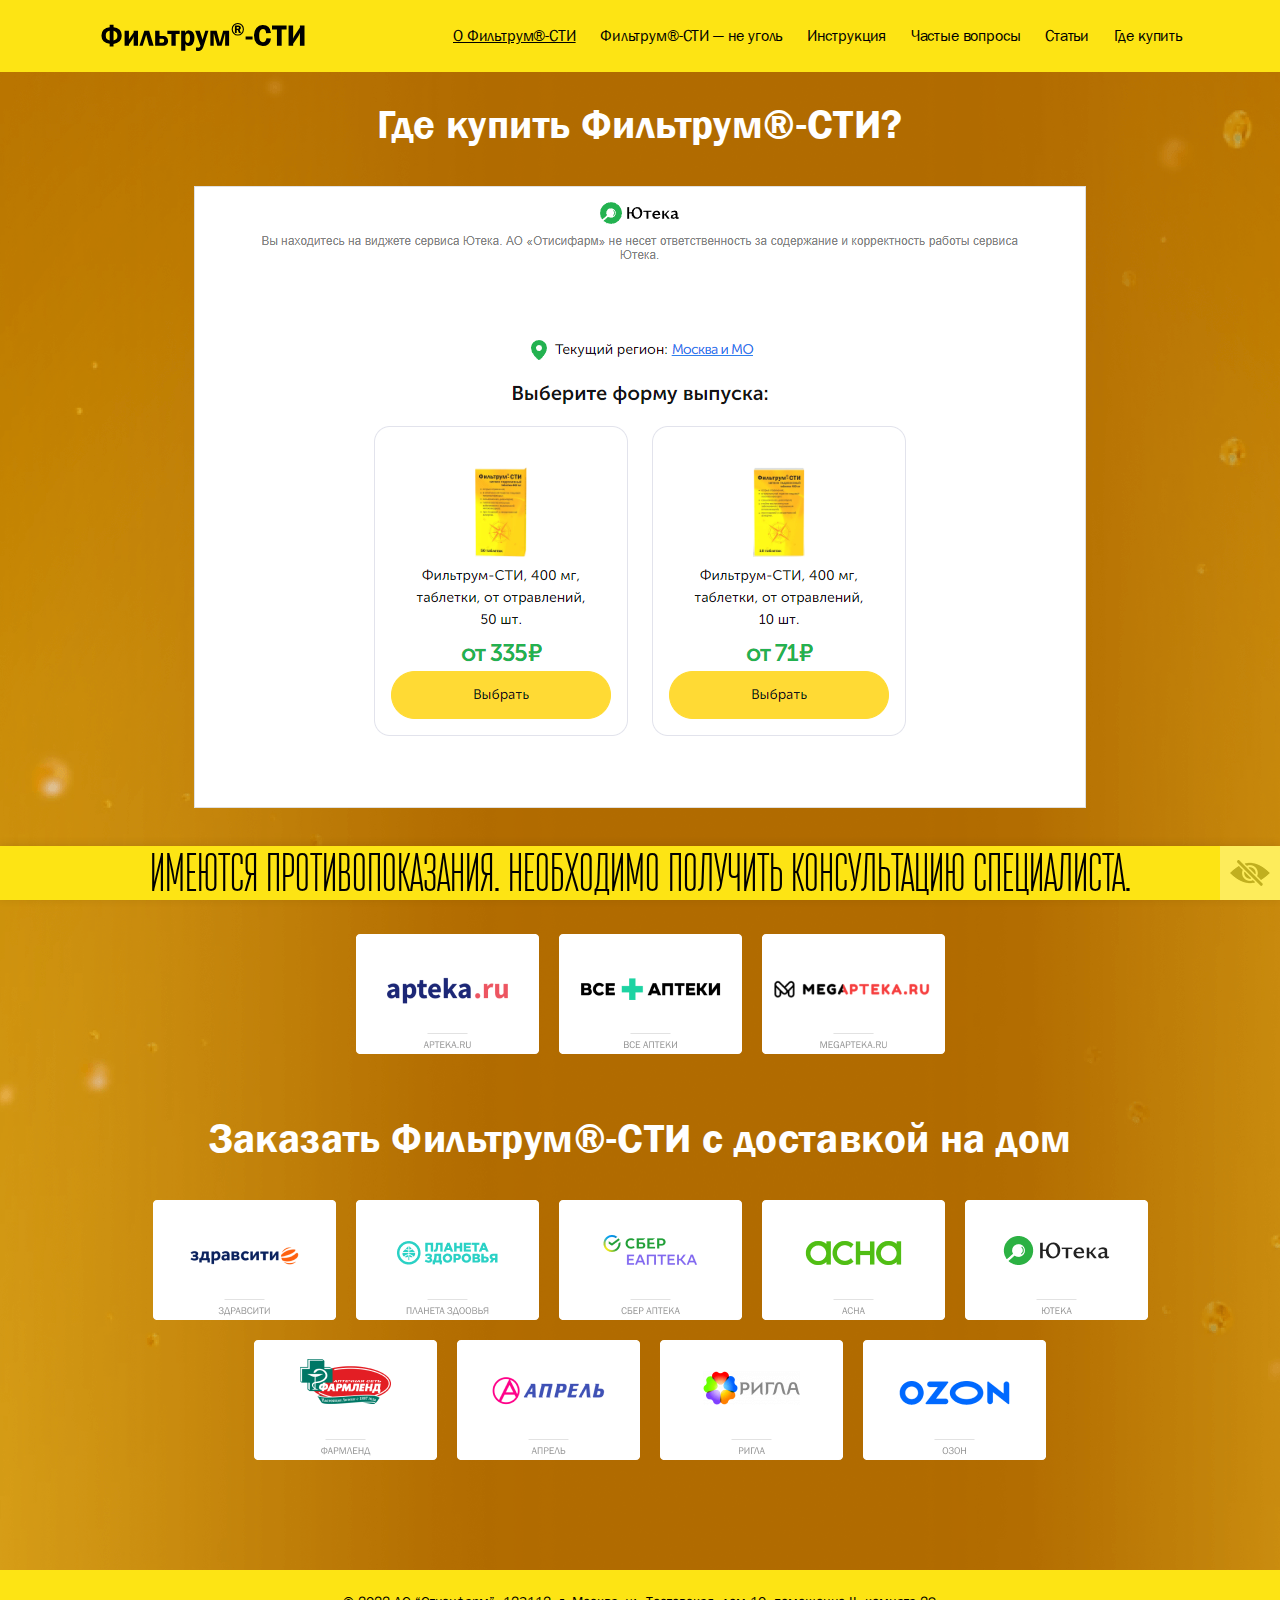
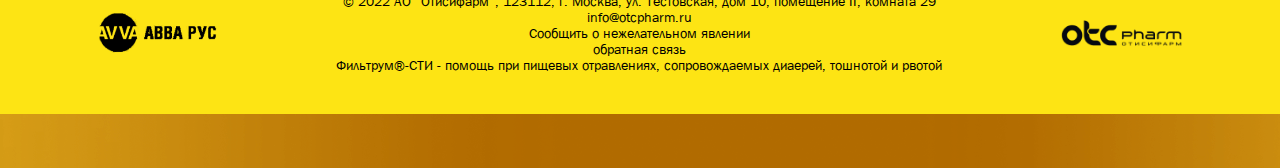
<file: buy.html>
<!DOCTYPE html>
<html lang="ru">
  <head>
    <meta charset="UTF-8" />
    <title>new</title>
    <meta name="description" content="" />
    <meta name="keywords" content="" />
    <meta property="og:title" content="" />
    <meta property="og:type" content="" />
    <meta property="og:url" content="" />
    <meta property="og:image" content="" />
    <meta http-equiv="X-UA-Compatible" content="IE=edge" />
    <meta name="viewport" content="width=device-width,initial-scale=1" />
    <link rel="stylesheet" href="assets/css/styles.11.css" />
    <meta name="msapplication-TileColor" content="#da532c" />
    <meta name="theme-color" content="#ffffff" />
  </head>

  <body class="is-content">
    <svg
      version="1.1"
      xmlns="http://www.w3.org/2000/svg"
      style="
        height: 0;
        width: 0;
        position: absolute;
        top: -99999px;
        left: -99999px;
        visibility: hidden;
      "
    >
      <symbol id="i-logo" viewBox="0 0 210 30">
        <path
          d="M8.46 22.6A9.62 9.62 0 0 1 2.14 20 8.24 8.24 0 0 1 0 14a8.22 8.22 0 0 1 2.13-5.89 9.66 9.66 0 0 1 6.33-2.66V2.88h4v2.57a9.62 9.62 0 0 1 6.34 2.66A8.29 8.29 0 0 1 20.88 14a8.31 8.31 0 0 1-2.12 6 9.71 9.71 0 0 1-6.34 2.64v2.59h-4Zm0-13.6a4.79 4.79 0 0 0-4 5.06 4.78 4.78 0 0 0 4 5Zm4 10.11a4.78 4.78 0 0 0 4-5c0-2.7-1.35-4.38-4-5.06ZM28.38 22.94v1.62h-4.5V9h4.5v5.93c0 1.05 0 2.22-.12 3.5.76-1.34 1.43-2.41 2-3.22l3-4.23V9h4.49v15.56h-4.5V19c0-1.28 0-2.58.13-3.92a17.23 17.23 0 0 1-1.88 3.47ZM39.22 24.56 44.3 9h5l4.62 15.57h-4.66l-3-11.41-3.66 11.4ZM55.52 24.56V9H60v5.5h3.5a5.29 5.29 0 0 1 4.09 1.44 5.09 5.09 0 0 1 1.31 3.59 4.72 4.72 0 0 1-1.46 3.81 6 6 0 0 1-3.94 1.22Zm4.48-3.1h2.7a2.35 2.35 0 0 0 1.58-.46 2.12 2.12 0 0 0 .48-1.58 1.8 1.8 0 0 0-2.06-2H60ZM72.32 24.56V12.33h-4.21V9h12.77v3.34h-4.09v12.22ZM82.42 29.82V9h4.13v2.28a4 4 0 0 1 4-2.61 4.86 4.86 0 0 1 4 2 9.36 9.36 0 0 1 1.58 5.89q0 4.11-1.59 6.21a5 5 0 0 1-4.14 2.08 3.83 3.83 0 0 1-3.67-2.05v7Zm4.36-12.08A9 9 0 0 0 87 20a2.38 2.38 0 0 0 .83 1.15 2.23 2.23 0 0 0 1.37.49 2.07 2.07 0 0 0 1.65-1c.48-.64.72-2.06.72-4.25 0-3.08-.79-4.61-2.38-4.61a2.22 2.22 0 0 0-1.65.81 4.16 4.16 0 0 0-.73 2.78ZM110.64 9l-4.76 14.94a25.64 25.64 0 0 1-1.37 3.6 4.33 4.33 0 0 1-1.63 1.79 5.47 5.47 0 0 1-3 .68 14.68 14.68 0 0 1-2.15-.18v-3.55a11.87 11.87 0 0 0 2.2.22 2.36 2.36 0 0 0 1.78-.51 3.35 3.35 0 0 0 .68-1.43L96.89 9h4.75l2.93 9.26 2.8-9.26ZM112.61 24.56V9h6.49l3.32 12.44L125.86 9H132v15.56h-4.1V12.13h-.21l-3.46 12.43h-4.46l-3.47-12.43h-.21v12.43ZM141 14a6.07 6.07 0 0 1-4.52-1.93 6.4 6.4 0 0 1-1.85-4.59 6.4 6.4 0 0 1 1.86-4.59A6.06 6.06 0 0 1 141 1a6 6 0 0 1 4.52 1.94 6.43 6.43 0 0 1 1.84 4.57 6.45 6.45 0 0 1-1.83 4.56A6 6 0 0 1 141 14Zm5.18-6.52a5.32 5.32 0 0 0-1.51-3.81A4.81 4.81 0 0 0 141 2.11a5 5 0 0 0-3.69 1.58 5.3 5.3 0 0 0-1.51 3.81 5.31 5.31 0 0 0 1.53 3.82 4.93 4.93 0 0 0 3.67 1.59 4.87 4.87 0 0 0 3.65-1.59 5.27 5.27 0 0 0 1.52-3.81Zm-6.3.77v3H138V3.72h3.32a3.22 3.22 0 0 1 2.19.63 2.12 2.12 0 0 1 .66 1.65 2 2 0 0 1-1.31 2l1.43 3.33h-2.13l-1.19-3Zm0-3.17V7h1a1.67 1.67 0 0 0 1-.24.91.91 0 0 0 .29-.71.89.89 0 0 0-.17-.54.77.77 0 0 0-.39-.3 4.43 4.43 0 0 0-.81 0ZM149.07 14.88h7.21v3.34h-7.21ZM175.34 11.34l-5.06.33q-.1-4.46-3.39-4.46-3.76 0-3.77 6.86c0 2.64.34 4.44 1 5.38a3.33 3.33 0 0 0 2.88 1.41q3 0 3.65-4l4.68.29a8.62 8.62 0 0 1-2.76 5.75 8.36 8.36 0 0 1-5.63 2 8.5 8.5 0 0 1-6.64-2.9q-2.55-2.88-2.55-8a11.93 11.93 0 0 1 2.48-7.8 8.23 8.23 0 0 1 6.75-3q7.43-.01 8.36 8.14ZM191.47 3.51v4.16h-5.1v16.89h-4.88V7.67h-5.13V3.51ZM198.25 22.48v2.08h-4.73v-21h4.73v9c0 1.54 0 3.09-.13 4.67a25.85 25.85 0 0 1 2.31-4.35l4.83-7.11V3.51H210v21h-4.74V15c0-1.61.05-2.92.14-3.93a23.78 23.78 0 0 1-2.32 4.33Z"
        />
      </symbol>
      <symbol id="i-play" viewBox="0 0 24 24">
        <path
          d="M12 24a12 12 0 1 1 12-12 12 12 0 0 1-12 12Zm0-22a10 10 0 1 0 10 10A10 10 0 0 0 12 2Z"
        />
        <path
          d="M15.91 10.27a2 2 0 0 1 0 3.46l-4.36 2.52a2 2 0 0 1-3-1.73v-5a2 2 0 0 1 3-1.73Z"
        />
      </symbol>
      <symbol id="i-cross-popup" viewBox="0 0 40 40">
        <path
          d="M14 27a1 1 0 0 1-.71-.29 1 1 0 0 1 0-1.42l12-12a1 1 0 0 1 1.42 1.42l-12 12A1 1 0 0 1 14 27Z"
        />
        <path
          d="M26 27a1 1 0 0 1-.71-.29l-12-12a1 1 0 0 1 1.42-1.42l12 12a1 1 0 0 1 0 1.42A1 1 0 0 1 26 27Z"
        />
      </symbol>
      <symbol id="i-burger-closed" viewBox="0 0 30 20">
        <path
          d="M2 0h26a2 2 0 0 1 2 2 2 2 0 0 1-2 2H2a2 2 0 0 1-2-2 2 2 0 0 1 2-2ZM2 8h26a2 2 0 0 1 2 2 2 2 0 0 1-2 2H2a2 2 0 0 1-2-2 2 2 0 0 1 2-2ZM2 16h26a2 2 0 0 1 2 2 2 2 0 0 1-2 2H2a2 2 0 0 1-2-2 2 2 0 0 1 2-2Z"
        />
      </symbol>
      <symbol id="i-burger-open" viewBox="0 0 30 24">
        <path
          d="M7.41 1.41 25.8 19.8a2 2 0 0 1 0 2.83 2 2 0 0 1-2.83 0L4.59 4.24a2 2 0 0 1 0-2.83 2 2 0 0 1 2.82 0Z"
        />
        <path
          d="M4.41 19.59 22.8 1.2a2 2 0 0 1 2.83 0 2 2 0 0 1 0 2.83L7.24 22.41a2 2 0 0 1-2.83 0 2 2 0 0 1 0-2.82Z"
        />
      </symbol>
      <symbol id="i-eye" viewBox="0 0 42 54">
        <path d="M0 0h42v54H0z" style="fill: #feee69" />
        <path
          d="m20.8 24 3.75 3.66v-.19a3.49 3.49 0 0 0-1-2.46A3.6 3.6 0 0 0 21 24Zm-5.08.92 1.83 1.8a3 3 0 0 0-.1.75 3.47 3.47 0 0 0 1 2.46 3.6 3.6 0 0 0 2.51 1 3.31 3.31 0 0 0 .77-.09l1.83 1.8a5.94 5.94 0 0 1-6.78-1.09 5.62 5.62 0 0 1-1.1-6.64Zm-6.54-6.4 2.7 2.64.53.52A13.78 13.78 0 0 0 8 27.42a14 14 0 0 0 13 8.69 14.12 14.12 0 0 0 5.18-1l.5.49 3.46 3.4 1.5-1.47L10.68 17M21 21.63a6 6 0 0 1 4.18 1.7 5.71 5.71 0 0 1 1.73 4.09 5.34 5.34 0 0 1-.43 2.11L30 32.92a13.76 13.76 0 0 0 4-5.5 14 14 0 0 0-13-8.68 14.33 14.33 0 0 0-4.73.81L18.84 22a5.93 5.93 0 0 1 2.16-.37Z"
        />
      </symbol>
    </svg>
    <div id="body-wrapper" class="wrapper">
      <div class="page">
        <header class="header js-header">
          <div class="container">
            <div class="header__inner">
              <div class="header__mobile-btn js-menu-btn">
                <svg class="svg-icon">
                  <use xlink:href="#i-burger-closed"></use>
                </svg>
              </div>
              <div
                class="header__mobile-btn js-menu-btn header__mobile-btn--open"
              >
                <svg class="svg-icon">
                  <use xlink:href="#i-burger-open"></use>
                </svg>
              </div>
              <a href="index.html" class="header__logo">
                <svg class="svg-icon">
                  <use xlink:href="#i-logo"></use>
                </svg>
              </a>
              <div class="header__nav">
                <a
                  href="about.html"
                  class="header__nav-item"
                  style="text-decoration-line: underline"
                  >О Фильтрум®-СТИ</a
                >
                <a href="absorbent-pri-otravlenii.html" class="header__nav-item"
                  >Фильтрум®-СТИ — не уголь</a
                >
                <a href="manual.html" class="header__nav-item">Инструкция</a>
                <a href="faq.html" class="header__nav-item">Частые вопросы</a>
                <a href="articles.html" class="header__nav-item">Статьи</a>

                <a href="buy.html" class="header__nav-item">Где купить</a>
              </div>
            </div>
          </div>
        </header>
        <div class="buy">
          <div class="container">
            <div class="buy__header">Где купить Фильтрум®-СТИ?</div>
            <div class="buy__frame">
              <picture>
                <img src="assets/img/uteka.png" alt="" />
                <source src="assets/img/webp/uteka.webp" type="image/webp" />
              </picture>
            </div>
            <div class="buy__header">
              Забронировать Фильтрум®-СТИ в ближайшей аптеке
            </div>
            <div class="buy-links">
              <a href="#" class="buy__link">
                <img src="assets/img/buy/apteka.png" alt="" />
              </a>
              <a href="#" class="buy__link">
                <img src="assets/img/buy/allap.png" alt="" />
              </a>
              <a href="#" class="buy__link">
                <img src="assets/img/buy/mega.png" alt="" />
              </a>
            </div>
            <div class="buy__header">
              Заказать Фильтрум®-СТИ с доставкой на дом
            </div>
            <div class="buy-links">
              <a href="#" class="buy__link">
                <img src="assets/img/buy/item-1.png" alt="" />
              </a>
              <a href="#" class="buy__link">
                <img src="assets/img/buy/item-2.png" alt="" />
              </a>
              <a href="#" class="buy__link">
                <img src="assets/img/buy/item-3.png" alt="" />
              </a>
              <a href="#" class="buy__link">
                <img src="assets/img/buy/item-4.png" alt="" />
              </a>
              <a href="#" class="buy__link">
                <img src="assets/img/buy/item-5.png" alt="" />
              </a>
              <a href="#" class="buy__link">
                <img src="assets/img/buy/item-6.png" alt="" />
              </a>
              <a href="#" class="buy__link">
                <img src="assets/img/buy/item-7.png" alt="" />
              </a>
              <a href="#" class="buy__link">
                <img src="assets/img/buy/item-8.png" alt="" />
              </a>
              <a href="#" class="buy__link">
                <img src="assets/img/buy/item-9.png" alt="" />
              </a>
            </div>
          </div>
        </div>
        <footer class="footer section fp-auto-height">
          <div class="container">
            <div class="footer__inner">
              <div id="warningHTML" type="cue"></div>
              <div class="footer__desktop">
                <a href="#" class="footer__logo">
                  <img src="assets/img/logo2.png" alt="" />
                </a>
                <div class="footer__text">
                  © 2022 АО “Отисифарм”, 123112, г. Москва, ул. Тестовская, дом
                  10, помещение II, комната 29 info@otcpharm.ru
                  <br /><a href="https://otcpharm.ru/safety/" target="_blank">
                    Сообщить о нежелательном явлении</a
                  ><br /><a
                    href="https://otcpharm.ru/medicaments/acipol/#sendmail"
                    target="_blank"
                  >
                    обратная связь</a
                  ><br />Фильтрум®-СТИ - помощь при пищевых отравлениях,
                  cопровождаемых диаерей, тошнотой и рвотой
                </div>
                <a href="#" class="footer__logo footer__logo--second">
                  <img src="assets/img/logo3.png" alt="" />
                </a>
              </div>
              <div class="footer__mobile">
                <div class="footer__text">
                  © 2022 АО “Отисифарм”, 123112, г. Москва, ул. Тестовская, дом
                  10, помещение II, комната 29 info@otcpharm.ru
                  <br /><a href="https://otcpharm.ru/safety/" target="_blank">
                    Сообщить о нежелательном явлении</a
                  ><br /><a
                    href="https://otcpharm.ru/medicaments/acipol/#sendmail"
                    target="_blank"
                  >
                    обратная связь</a
                  ><br />Фильтрум®-СТИ - помощь при пищевых отравлениях,
                  cопровождаемых диаерей, тошнотой и рвотой
                </div>
                <div class="footer__mobile-bottom">
                  <a href="#" class="footer__logo">
                    <img src="assets/img/logo2.png" alt="" />
                  </a>
                  <a href="#" class="footer__logo footer__logo--second">
                    <img src="assets/img/logo3.png" alt="" />
                  </a>
                </div>
              </div>
            </div>
          </div>
        </footer>
      </div>
    </div>
    <script type="text/javascript" src="assets/js/main.js"></script>
    <script type="text/javascript" src="assets/js/warning.js"></script>
  </body>
</html>
</file>
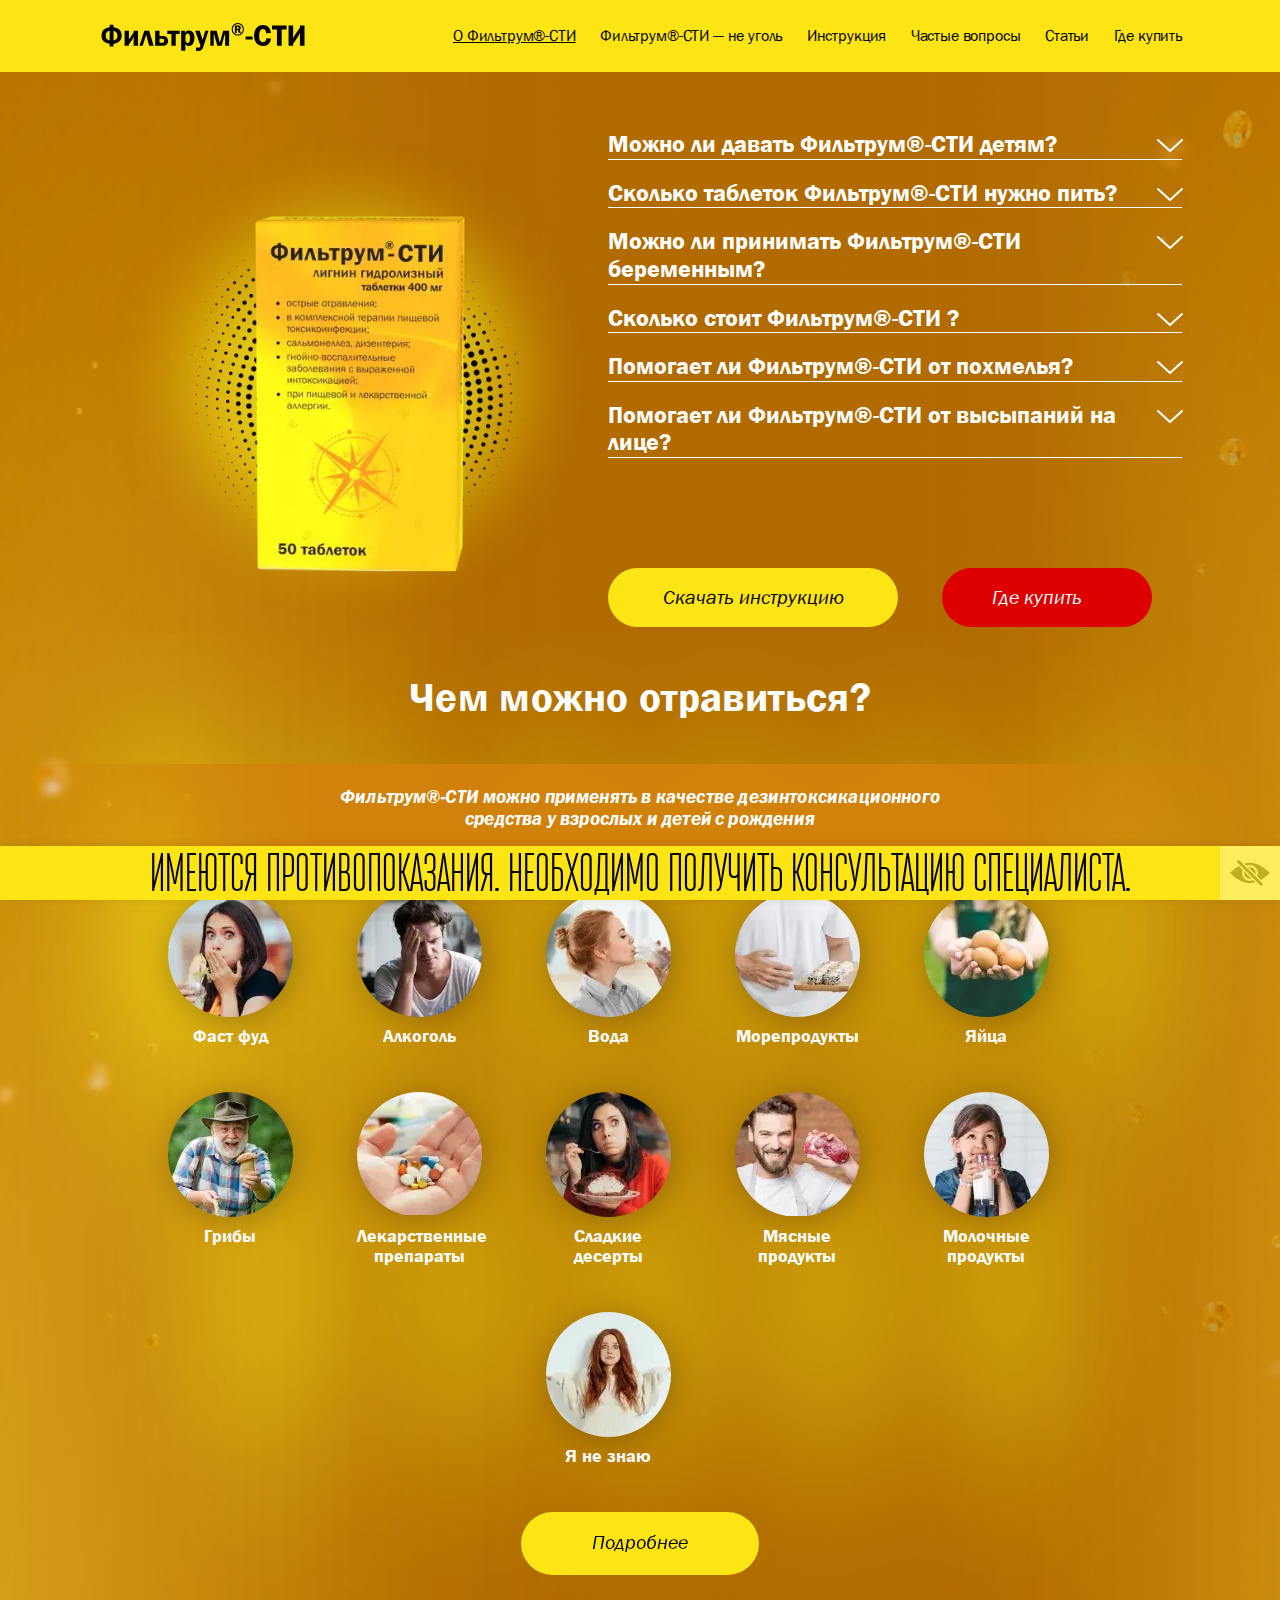
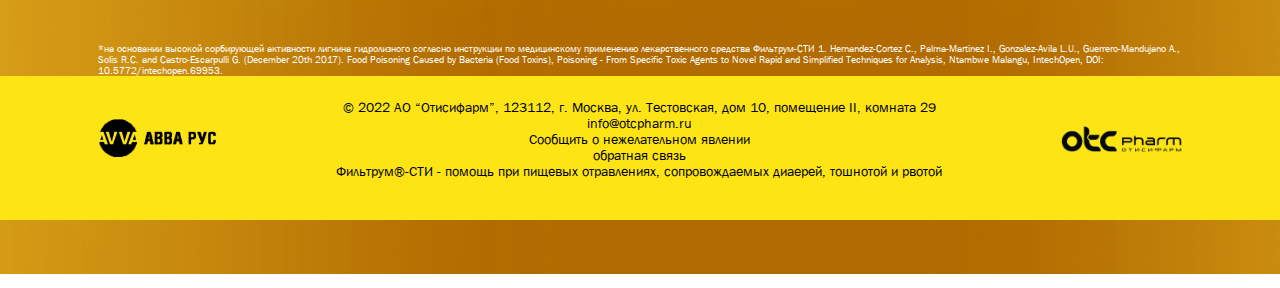
<file: faq.html>
<!DOCTYPE html>
<html lang="ru">
  <head>
    <meta charset="UTF-8" />
    <title>new</title>
    <meta name="description" content="" />
    <meta name="keywords" content="" />
    <meta property="og:title" content="" />
    <meta property="og:type" content="" />
    <meta property="og:url" content="" />
    <meta property="og:image" content="" />
    <meta http-equiv="X-UA-Compatible" content="IE=edge" />
    <meta name="viewport" content="width=device-width,initial-scale=1" />
    <link rel="stylesheet" href="assets/css/styles.11.css" />
    <meta name="msapplication-TileColor" content="#da532c" />
    <meta name="theme-color" content="#ffffff" />
  </head>

  <body class="is-content">
    <svg
      version="1.1"
      xmlns="http://www.w3.org/2000/svg"
      style="
        height: 0;
        width: 0;
        position: absolute;
        top: -99999px;
        left: -99999px;
        visibility: hidden;
      "
    >
      <symbol id="i-logo" viewBox="0 0 210 30">
        <path
          d="M8.46 22.6A9.62 9.62 0 0 1 2.14 20 8.24 8.24 0 0 1 0 14a8.22 8.22 0 0 1 2.13-5.89 9.66 9.66 0 0 1 6.33-2.66V2.88h4v2.57a9.62 9.62 0 0 1 6.34 2.66A8.29 8.29 0 0 1 20.88 14a8.31 8.31 0 0 1-2.12 6 9.71 9.71 0 0 1-6.34 2.64v2.59h-4Zm0-13.6a4.79 4.79 0 0 0-4 5.06 4.78 4.78 0 0 0 4 5Zm4 10.11a4.78 4.78 0 0 0 4-5c0-2.7-1.35-4.38-4-5.06ZM28.38 22.94v1.62h-4.5V9h4.5v5.93c0 1.05 0 2.22-.12 3.5.76-1.34 1.43-2.41 2-3.22l3-4.23V9h4.49v15.56h-4.5V19c0-1.28 0-2.58.13-3.92a17.23 17.23 0 0 1-1.88 3.47ZM39.22 24.56 44.3 9h5l4.62 15.57h-4.66l-3-11.41-3.66 11.4ZM55.52 24.56V9H60v5.5h3.5a5.29 5.29 0 0 1 4.09 1.44 5.09 5.09 0 0 1 1.31 3.59 4.72 4.72 0 0 1-1.46 3.81 6 6 0 0 1-3.94 1.22Zm4.48-3.1h2.7a2.35 2.35 0 0 0 1.58-.46 2.12 2.12 0 0 0 .48-1.58 1.8 1.8 0 0 0-2.06-2H60ZM72.32 24.56V12.33h-4.21V9h12.77v3.34h-4.09v12.22ZM82.42 29.82V9h4.13v2.28a4 4 0 0 1 4-2.61 4.86 4.86 0 0 1 4 2 9.36 9.36 0 0 1 1.58 5.89q0 4.11-1.59 6.21a5 5 0 0 1-4.14 2.08 3.83 3.83 0 0 1-3.67-2.05v7Zm4.36-12.08A9 9 0 0 0 87 20a2.38 2.38 0 0 0 .83 1.15 2.23 2.23 0 0 0 1.37.49 2.07 2.07 0 0 0 1.65-1c.48-.64.72-2.06.72-4.25 0-3.08-.79-4.61-2.38-4.61a2.22 2.22 0 0 0-1.65.81 4.16 4.16 0 0 0-.73 2.78ZM110.64 9l-4.76 14.94a25.64 25.64 0 0 1-1.37 3.6 4.33 4.33 0 0 1-1.63 1.79 5.47 5.47 0 0 1-3 .68 14.68 14.68 0 0 1-2.15-.18v-3.55a11.87 11.87 0 0 0 2.2.22 2.36 2.36 0 0 0 1.78-.51 3.35 3.35 0 0 0 .68-1.43L96.89 9h4.75l2.93 9.26 2.8-9.26ZM112.61 24.56V9h6.49l3.32 12.44L125.86 9H132v15.56h-4.1V12.13h-.21l-3.46 12.43h-4.46l-3.47-12.43h-.21v12.43ZM141 14a6.07 6.07 0 0 1-4.52-1.93 6.4 6.4 0 0 1-1.85-4.59 6.4 6.4 0 0 1 1.86-4.59A6.06 6.06 0 0 1 141 1a6 6 0 0 1 4.52 1.94 6.43 6.43 0 0 1 1.84 4.57 6.45 6.45 0 0 1-1.83 4.56A6 6 0 0 1 141 14Zm5.18-6.52a5.32 5.32 0 0 0-1.51-3.81A4.81 4.81 0 0 0 141 2.11a5 5 0 0 0-3.69 1.58 5.3 5.3 0 0 0-1.51 3.81 5.31 5.31 0 0 0 1.53 3.82 4.93 4.93 0 0 0 3.67 1.59 4.87 4.87 0 0 0 3.65-1.59 5.27 5.27 0 0 0 1.52-3.81Zm-6.3.77v3H138V3.72h3.32a3.22 3.22 0 0 1 2.19.63 2.12 2.12 0 0 1 .66 1.65 2 2 0 0 1-1.31 2l1.43 3.33h-2.13l-1.19-3Zm0-3.17V7h1a1.67 1.67 0 0 0 1-.24.91.91 0 0 0 .29-.71.89.89 0 0 0-.17-.54.77.77 0 0 0-.39-.3 4.43 4.43 0 0 0-.81 0ZM149.07 14.88h7.21v3.34h-7.21ZM175.34 11.34l-5.06.33q-.1-4.46-3.39-4.46-3.76 0-3.77 6.86c0 2.64.34 4.44 1 5.38a3.33 3.33 0 0 0 2.88 1.41q3 0 3.65-4l4.68.29a8.62 8.62 0 0 1-2.76 5.75 8.36 8.36 0 0 1-5.63 2 8.5 8.5 0 0 1-6.64-2.9q-2.55-2.88-2.55-8a11.93 11.93 0 0 1 2.48-7.8 8.23 8.23 0 0 1 6.75-3q7.43-.01 8.36 8.14ZM191.47 3.51v4.16h-5.1v16.89h-4.88V7.67h-5.13V3.51ZM198.25 22.48v2.08h-4.73v-21h4.73v9c0 1.54 0 3.09-.13 4.67a25.85 25.85 0 0 1 2.31-4.35l4.83-7.11V3.51H210v21h-4.74V15c0-1.61.05-2.92.14-3.93a23.78 23.78 0 0 1-2.32 4.33Z"
        />
      </symbol>
      <symbol id="i-play" viewBox="0 0 24 24">
        <path
          d="M12 24a12 12 0 1 1 12-12 12 12 0 0 1-12 12Zm0-22a10 10 0 1 0 10 10A10 10 0 0 0 12 2Z"
        />
        <path
          d="M15.91 10.27a2 2 0 0 1 0 3.46l-4.36 2.52a2 2 0 0 1-3-1.73v-5a2 2 0 0 1 3-1.73Z"
        />
      </symbol>
      <symbol id="i-cross-popup" viewBox="0 0 40 40">
        <path
          d="M14 27a1 1 0 0 1-.71-.29 1 1 0 0 1 0-1.42l12-12a1 1 0 0 1 1.42 1.42l-12 12A1 1 0 0 1 14 27Z"
        />
        <path
          d="M26 27a1 1 0 0 1-.71-.29l-12-12a1 1 0 0 1 1.42-1.42l12 12a1 1 0 0 1 0 1.42A1 1 0 0 1 26 27Z"
        />
      </symbol>
      <symbol id="i-burger-closed" viewBox="0 0 30 20">
        <path
          d="M2 0h26a2 2 0 0 1 2 2 2 2 0 0 1-2 2H2a2 2 0 0 1-2-2 2 2 0 0 1 2-2ZM2 8h26a2 2 0 0 1 2 2 2 2 0 0 1-2 2H2a2 2 0 0 1-2-2 2 2 0 0 1 2-2ZM2 16h26a2 2 0 0 1 2 2 2 2 0 0 1-2 2H2a2 2 0 0 1-2-2 2 2 0 0 1 2-2Z"
        />
      </symbol>
      <symbol id="i-burger-open" viewBox="0 0 30 24">
        <path
          d="M7.41 1.41 25.8 19.8a2 2 0 0 1 0 2.83 2 2 0 0 1-2.83 0L4.59 4.24a2 2 0 0 1 0-2.83 2 2 0 0 1 2.82 0Z"
        />
        <path
          d="M4.41 19.59 22.8 1.2a2 2 0 0 1 2.83 0 2 2 0 0 1 0 2.83L7.24 22.41a2 2 0 0 1-2.83 0 2 2 0 0 1 0-2.82Z"
        />
      </symbol>
      <symbol id="i-eye" viewBox="0 0 42 54">
        <path d="M0 0h42v54H0z" style="fill: #feee69" />
        <path
          d="m20.8 24 3.75 3.66v-.19a3.49 3.49 0 0 0-1-2.46A3.6 3.6 0 0 0 21 24Zm-5.08.92 1.83 1.8a3 3 0 0 0-.1.75 3.47 3.47 0 0 0 1 2.46 3.6 3.6 0 0 0 2.51 1 3.31 3.31 0 0 0 .77-.09l1.83 1.8a5.94 5.94 0 0 1-6.78-1.09 5.62 5.62 0 0 1-1.1-6.64Zm-6.54-6.4 2.7 2.64.53.52A13.78 13.78 0 0 0 8 27.42a14 14 0 0 0 13 8.69 14.12 14.12 0 0 0 5.18-1l.5.49 3.46 3.4 1.5-1.47L10.68 17M21 21.63a6 6 0 0 1 4.18 1.7 5.71 5.71 0 0 1 1.73 4.09 5.34 5.34 0 0 1-.43 2.11L30 32.92a13.76 13.76 0 0 0 4-5.5 14 14 0 0 0-13-8.68 14.33 14.33 0 0 0-4.73.81L18.84 22a5.93 5.93 0 0 1 2.16-.37Z"
        />
      </symbol>
    </svg>
    <div id="body-wrapper" class="wrapper">
      <div class="page">
        <header class="header js-header">
          <div class="container">
            <div class="header__inner">
              <div class="header__mobile-btn js-menu-btn">
                <svg class="svg-icon">
                  <use xlink:href="#i-burger-closed"></use>
                </svg>
              </div>
              <div
                class="header__mobile-btn js-menu-btn header__mobile-btn--open"
              >
                <svg class="svg-icon">
                  <use xlink:href="#i-burger-open"></use>
                </svg>
              </div>
              <a href="index.html" class="header__logo">
                <svg class="svg-icon">
                  <use xlink:href="#i-logo"></use>
                </svg>
              </a>
              <div class="header__nav">
                <a
                  href="about.html"
                  class="header__nav-item"
                  style="text-decoration-line: underline"
                  >О Фильтрум®-СТИ</a
                >
                <a href="absorbent-pri-otravlenii.html" class="header__nav-item"
                  >Фильтрум®-СТИ — не уголь</a
                >
                <a href="manual.html" class="header__nav-item">Инструкция</a>
                <a href="faq.html" class="header__nav-item">Частые вопросы</a>
                <a href="articles.html" class="header__nav-item">Статьи</a>

                <a href="buy.html" class="header__nav-item">Где купить</a>
              </div>
            </div>
          </div>
        </header>
        <div class="main js-main faq">
          <section class="main__first section">
            <div class="container">
              <div class="first-content">
                <div class="faq__img">
                  <picture>
                    <source
                      srcset="assets/img/webp/fil.webp"
                      type="image/webp"
                    />
                    <source srcset="assets/img/fil.png" type="image/png" />

                    <img src="assets/img/fil.png" alt="" />
                  </picture>
                </div>
                <div class="faq__variadle">
                  <div class="faq__item">
                    <div class="accordion-btn">
                      Можно ли давать Фильтрум®-СТИ детям?
                    </div>
                    <div class="accordion-content">
                      <p>
                        Да. Фильтрум - СТИ разрешен к применению у детей с
                        рождения. Однако, для постановки диагноза и назначения
                        рациональной терапии, рекомендуем обратиться за
                        консультацией к педиатру.
                      </p>
                    </div>
                  </div>
                  <div class="faq__item">
                    <div class="accordion-btn">
                      Сколько таблеток Фильтрум®-СТИ нужно пить?
                    </div>
                    <div class="accordion-content">
                      <p>
                        Доза препарата зависит от возраста, массы тела и тяжести
                        заболевания.
                      </p>
                      <p>
                        Фильтрум - СТИ следует принимать внутрь, желательно
                        после предварительного измельчения, запивая водой
                        <span
                          >за 1 час до еды и приема других лекарственных средств
                          3-4 раза в день.</span
                        >
                      </p>
                      <p>
                        Согласно инструкции по медицинскому применению, средняя
                        разовая доза составляет:
                      </p>
                      <p>
                        <span>Взрослым и детям старше 12 лет:</span> 2-3
                        таблетки.
                      </p>
                      <p><span>Детям 7-12 лет:</span> 1-2 таблетки.</p>
                      <p><span>Детям 4-7 лет:</span> 1 таблетка.</p>
                      <p><span>Детям 1-3 лет:</span> 0.5-1 таблетка.</p>
                      <p><span>Детям до 1 года:</span> 0.5 таблетки.</p>
                    </div>
                  </div>
                  <div class="faq__item">
                    <div class="accordion-btn">
                      Можно ли принимать Фильтрум®-СТИ беременным?
                    </div>
                    <div class="accordion-content">
                      <p>
                        Да. Фильтрум - СТИ не противопоказан при беременности.
                      </p>
                    </div>
                  </div>
                  <div class="faq__item">
                    <div class="accordion-btn">
                      Сколько стоит Фильтрум®-СТИ ?
                    </div>
                    <div class="accordion-content">
                      <p>
                        Средняя розничная цена на упаковку Фильтрум 10 таблеток
                        составляет 87 рублей. Упаковка Фильтрум 50 таблеток
                        стоит около 270 рублей<sup>1</sup>.
                      </p>

                      <span>1. По данным IMS на декабрь 2016</span>
                    </div>
                  </div>
                  <div class="faq__item">
                    <div class="accordion-btn">
                      Помогает ли Фильтрум®-СТИ от похмелья?
                    </div>
                    <div class="accordion-content">
                      <p>
                        Согласно инструкции по применению лекарственного
                        препарата Фильтрум СТИ, одним из показаний к применению
                        является острое отравление алкоголем.
                      </p>
                      <p>
                        Фильтрум СТИ связывает и выводит из организма патогенные
                        бактерии и бактериальные токсины, лекарственные
                        препараты, яды, соли тяжелых металлов, алкоголь,
                        аллергены, а также избыток продуктов обмена веществ.
                        <span
                          >Таким образом, Фильтрум может помочь справиться с
                          последствиями алкогольной интоксикации, т.е.
                          похмельем.</span
                        >
                      </p>
                    </div>
                  </div>
                  <div class="faq__item">
                    <div class="accordion-btn">
                      Помогает ли Фильтрум®-СТИ от высыпаний на лице?
                    </div>
                    <div class="accordion-content">
                      <p>
                        Причин высыпаний на лице может быть множество. В первую
                        очередь необходимо выяснить причину высыпаний, так как
                        они могут являться симптомом ряда заболеваний. Для этого
                        необходимо обратиться к врачу - дерматологу или
                        аллергологу, которые проведут полное обследование,
                        поставят диагноз и назначат комплексное лечение. Часто
                        причиной высыпаний на лице является аллергия.
                      </p>
                      <p>
                        Согласно инструкции по применению лекарственного
                        препарата Фильтрум СТИ, одним из показаний к применению
                        является пищевая и лекарственная аллергия.
                      </p>
                      <p>
                        Фильтрум СТИ связывает и выводит из организма патогенные
                        бактерии и бактериальные токсины, лекарственные
                        препараты, яды, соли тяжелых металлов, алкоголь,
                        аллергены, а также избыток продуктов обмена веществ.
                        Таким образом, Фильтрум может помочь устранить высыпания
                        на лице, если они возникли из-за пищевой или
                        лекарственной аллергии.
                      </p>
                    </div>
                  </div>
                  <div class="faq__btns">
                    <a
                      href="assets/files/filtrum-instruction.pdf"
                      target="_blank"
                      class="first__download first__download--faq"
                    >
                      Скачать инструкцию
                    </a>
                    <a href="buy.html" class="first__buy first__buy--faq">
                      Где купить
                    </a>
                  </div>
                </div>
              </div>
            </div>
          </section>
          <!--  -->
          <section>
            <div class="poisoning">
              <div class="poisoning__title">Чем можно отравиться?</div>
              <!-- prettier-ignore -->
              <div class="block__text block__text--bg poisoning__description">Фильтрум®-СТИ можно применять в качестве дезинтоксикационного
                средства у взрослых и детей с рождения
              </div>
              <div class="container">
                <div class="poisoing-items">
                  <div class="poisoning-items__item">
                    <div class="poisoning-items__img">
                      <picture>
                        <source
                          srcset="assets/img/content/webp/item-1.webp"
                          type="image/webp"
                        />
                        <source
                          srcset="assets/img/content/item-1.jpg"
                          type="image/jpeg"
                        />

                        <img src="assets/img/content/item-1.jpg" alt="" />
                      </picture>
                    </div>
                    <div class="poisoning-items__name">Фаст фуд</div>
                  </div>
                  <div class="poisoning-items__item">
                    <div class="poisoning-items__img">
                      <picture>
                        <source
                          srcset="assets/img/content/webp/item-2.webp"
                          type="image/webp"
                        />
                        <source
                          srcset="assets/img/content/item-2.jpg"
                          type="image/jpeg"
                        />

                        <img src="assets/img/content/item-2.jpg" alt="" />
                      </picture>
                    </div>
                    <div class="poisoning-items__name">Алкоголь</div>
                  </div>
                  <div class="poisoning-items__item">
                    <div class="poisoning-items__img">
                      <picture>
                        <source
                          srcset="assets/img/content/webp/item-3.webp"
                          type="image/webp"
                        />
                        <source
                          srcset="assets/img/content/item-3.jpg"
                          type="image/jpeg"
                        />

                        <img src="assets/img/content/item-3.jpg" alt="" />
                      </picture>
                    </div>
                    <div class="poisoning-items__name">Вода</div>
                  </div>
                  <div class="poisoning-items__item">
                    <div class="poisoning-items__img">
                      <picture>
                        <source
                          srcset="assets/img/content/webp/item-4.webp"
                          type="image/webp"
                        />
                        <source
                          srcset="assets/img/content/item-4.jpg"
                          type="image/jpeg"
                        />

                        <img src="assets/img/content/item-4.jpg" alt="" />
                      </picture>
                    </div>
                    <div class="poisoning-items__name">Морепродукты</div>
                  </div>
                  <div class="poisoning-items__item">
                    <div class="poisoning-items__img">
                      <picture>
                        <source
                          srcset="assets/img/content/webp/item-5.webp"
                          type="image/webp"
                        />
                        <source
                          srcset="assets/img/content/item-5.jpg"
                          type="image/jpeg"
                        />

                        <img src="assets/img/content/item-5.jpg" alt="" />
                      </picture>
                    </div>
                    <div class="poisoning-items__name">Яйца</div>
                  </div>
                  <div class="poisoning-items__item">
                    <div class="poisoning-items__img">
                      <picture>
                        <source
                          srcset="assets/img/content/webp/item-6.webp"
                          type="image/webp"
                        />
                        <source
                          srcset="assets/img/content/item-6.jpg"
                          type="image/jpeg"
                        />

                        <img src="assets/img/content/item-6.jpg" alt="" />
                      </picture>
                    </div>
                    <div class="poisoning-items__name">Грибы</div>
                  </div>
                  <div class="poisoning-items__item">
                    <div class="poisoning-items__img">
                      <picture>
                        <source
                          srcset="assets/img/content/webp/item-7.webp"
                          type="image/webp"
                        />
                        <source
                          srcset="assets/img/content/item-7.jpg"
                          type="image/jpeg"
                        />

                        <img src="assets/img/content/item-7.jpg" alt="" />
                      </picture>
                    </div>
                    <div class="poisoning-items__name">
                      Лекарственные препараты
                    </div>
                  </div>
                  <div class="poisoning-items__item">
                    <div class="poisoning-items__img">
                      <picture>
                        <source
                          srcset="assets/img/content/webp/item-8.webp"
                          type="image/webp"
                        />
                        <source
                          srcset="assets/img/content/item-8.jpg"
                          type="image/jpeg"
                        />

                        <img src="assets/img/content/item-8.jpg" alt="" />
                      </picture>
                    </div>
                    <div class="poisoning-items__name">Сладкие десерты</div>
                  </div>
                  <div class="poisoning-items__item">
                    <div class="poisoning-items__img">
                      <picture>
                        <source
                          srcset="assets/img/content/webp/item-9.webp"
                          type="image/webp"
                        />
                        <source
                          srcset="assets/img/content/item-9.jpg"
                          type="image/jpeg"
                        />

                        <img src="assets/img/content/item-9.jpg" alt="" />
                      </picture>
                    </div>
                    <div class="poisoning-items__name">Мясные продукты</div>
                  </div>
                  <div class="poisoning-items__item">
                    <div class="poisoning-items__img">
                      <picture>
                        <source
                          srcset="assets/img/content/webp/item-10.webp"
                          type="image/webp"
                        />
                        <source
                          srcset="assets/img/content/item-10.jpg"
                          type="image/jpeg"
                        />

                        <img src="assets/img/content/item-10.jpg" alt="" />
                      </picture>
                    </div>
                    <div class="poisoning-items__name">Молочные продукты</div>
                  </div>
                  <div class="poisoning-items__item">
                    <div class="poisoning-items__img">
                      <picture>
                        <source
                          srcset="assets/img/content/webp/item-11.webp"
                          type="image/webp"
                        />
                        <source
                          srcset="assets/img/content/item-11.jpg"
                          type="image/jpeg"
                        />

                        <img src="assets/img/content/item-11.jpg" alt="" />
                      </picture>
                    </div>
                    <div class="poisoning-items__name">Я не знаю</div>
                  </div>
                </div>
                <button class="poisoning__btn">Подробнее</button>
                <div class="main__third-text main__third-text--gap">
                  *на основании высокой сорбирующей активности лигнина
                  гидролизного согласно инструкции по медицинскому применению
                  лекарственного средства Фильтрум-СТИ 1. Hernandez-Cortez C.,
                  Palma-Martinez I., Gonzalez-Avila L.U., Guerrero-Mandujano A.,
                  Solis R.C. and Castro-Escarpulli G. (December 20th 2017). Food
                  Poisoning Caused by Bacteria (Food Toxins), Poisoning - From
                  Specific Toxic Agents to Novel Rapid and Simplified Techniques
                  for Analysis, Ntambwe Malangu, IntechOpen, DOI:
                  10.5772/intechopen.69953.
                </div>
              </div>
            </div>
          </section>
          <footer class="footer section fp-auto-height">
            <div class="container">
              <div class="footer__inner">
                <div id="warningHTML" type="cue"></div>
                <div class="footer__desktop">
                  <a href="#" class="footer__logo">
                    <img src="assets/img/logo2.png" alt="" />
                  </a>
                  <div class="footer__text">
                    © 2022 АО “Отисифарм”, 123112, г. Москва, ул. Тестовская,
                    дом 10, помещение II, комната 29 info@otcpharm.ru
                    <br /><a href="https://otcpharm.ru/safety/" target="_blank">
                      Сообщить о нежелательном явлении</a
                    ><br /><a
                      href="https://otcpharm.ru/medicaments/acipol/#sendmail"
                      target="_blank"
                    >
                      обратная связь</a
                    ><br />Фильтрум®-СТИ - помощь при пищевых отравлениях,
                    cопровождаемых диаерей, тошнотой и рвотой
                  </div>
                  <a href="#" class="footer__logo footer__logo--second">
                    <img src="assets/img/logo3.png" alt="" />
                  </a>
                </div>
                <div class="footer__mobile">
                  <!-- <div
                    class="footer__mobile-contraindications js-contraindications-block"
                  >
                    <div class="footer__mobile-contraindications-img">
                      <img src="assets/img/contraindications.png" alt="" />
                    </div>
                    <div
                      class="footer__mobile-contraindications-eye js-contraindications-hidden-btn"
                    >
                      <svg class="svg-icon">
                        <use xlink:href="#i-eye"></use>
                      </svg>
                    </div>
                  </div> -->
                  <div class="footer__text">
                    © 2022 АО “Отисифарм”, 123112, г. Москва, ул. Тестовская,
                    дом 10, помещение II, комната 29 info@otcpharm.ru
                    <br /><a href="https://otcpharm.ru/safety/" target="_blank">
                      Сообщить о нежелательном явлении</a
                    ><br /><a
                      href="https://otcpharm.ru/medicaments/acipol/#sendmail"
                      target="_blank"
                    >
                      обратная связь</a
                    ><br />Фильтрум®-СТИ - помощь при пищевых отравлениях,
                    cопровождаемых диаерей, тошнотой и рвотой
                  </div>
                  <div class="footer__mobile-bottom">
                    <a href="#" class="footer__logo">
                      <img src="assets/img/logo2.png" alt="" />
                    </a>
                    <a href="#" class="footer__logo footer__logo--second">
                      <img src="assets/img/logo3.png" alt="" />
                    </a>
                  </div>
                </div>
              </div>
            </div>
          </footer>
        </div>
      </div>
    </div>
    <script type="text/javascript" src="assets/js/main.js"></script>
    <script type="text/javascript" src="assets/js/warning.js"></script>
  </body>
</html>
</file>
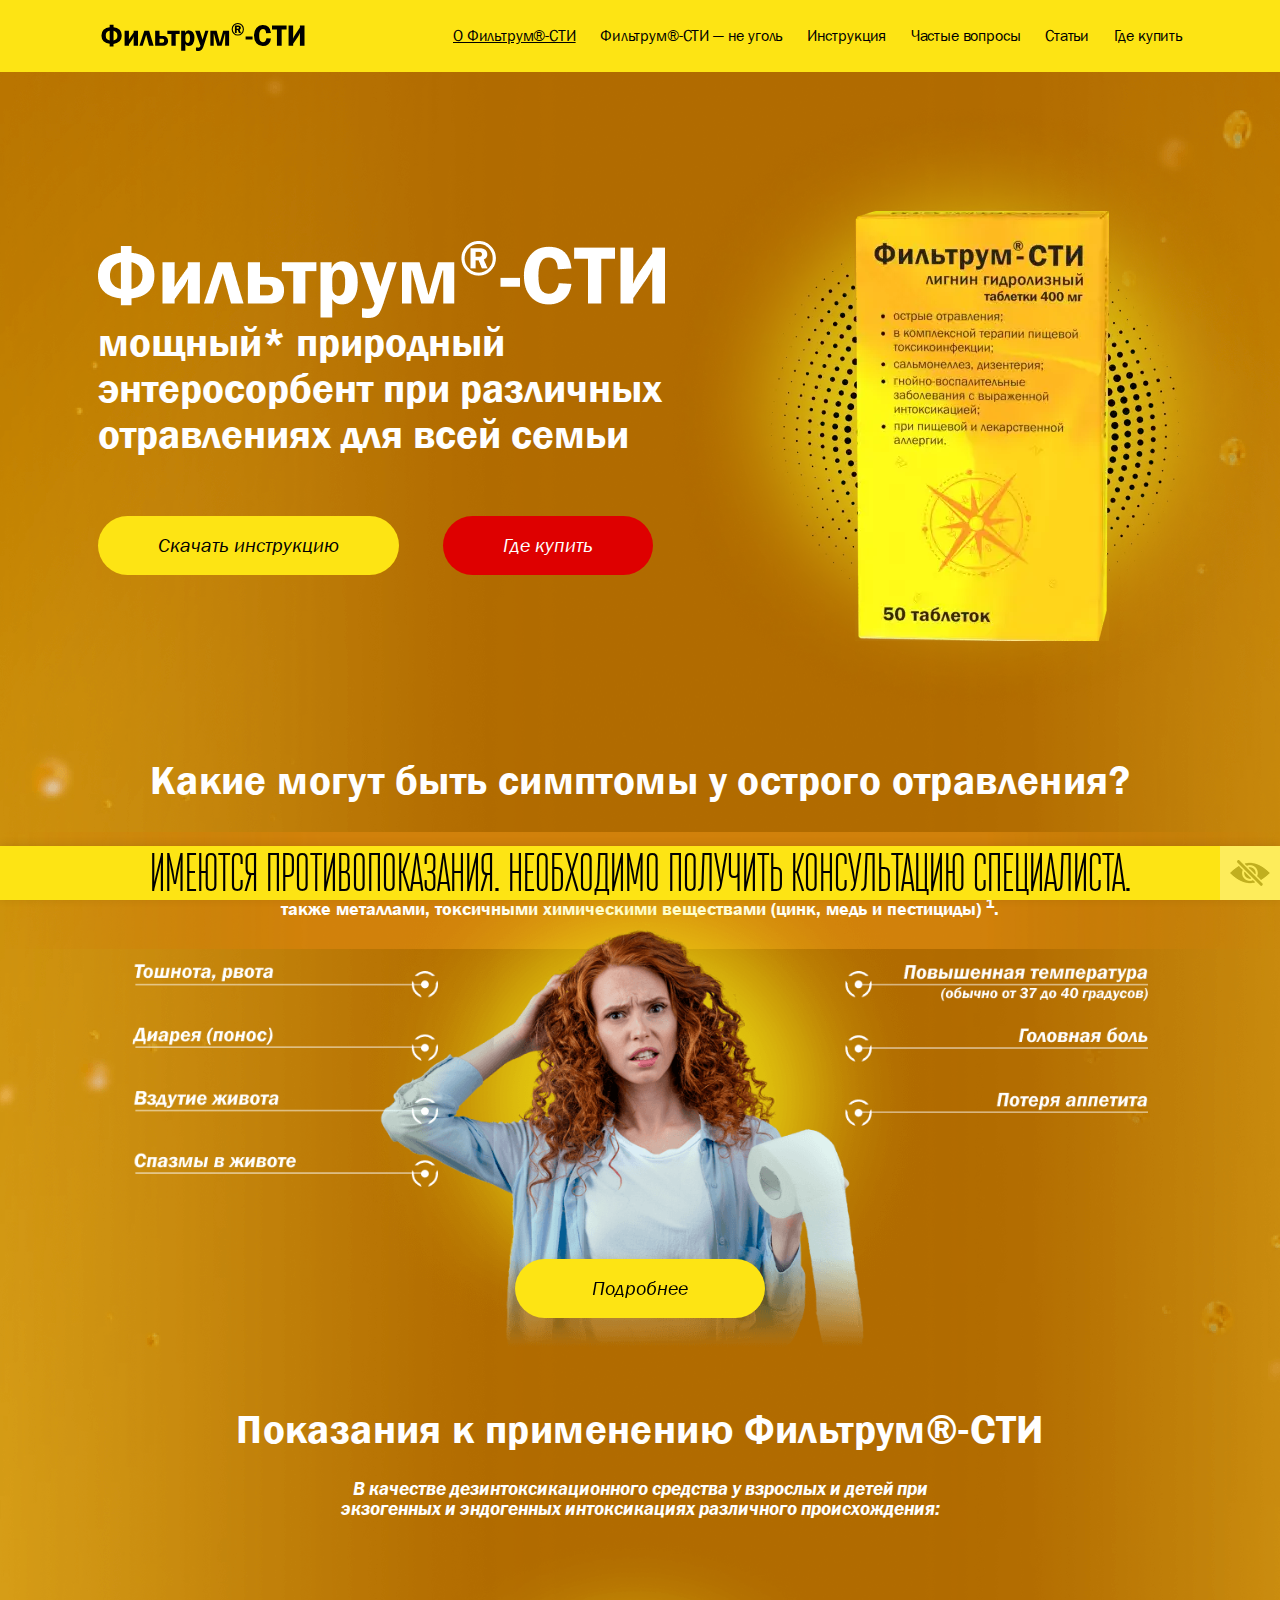
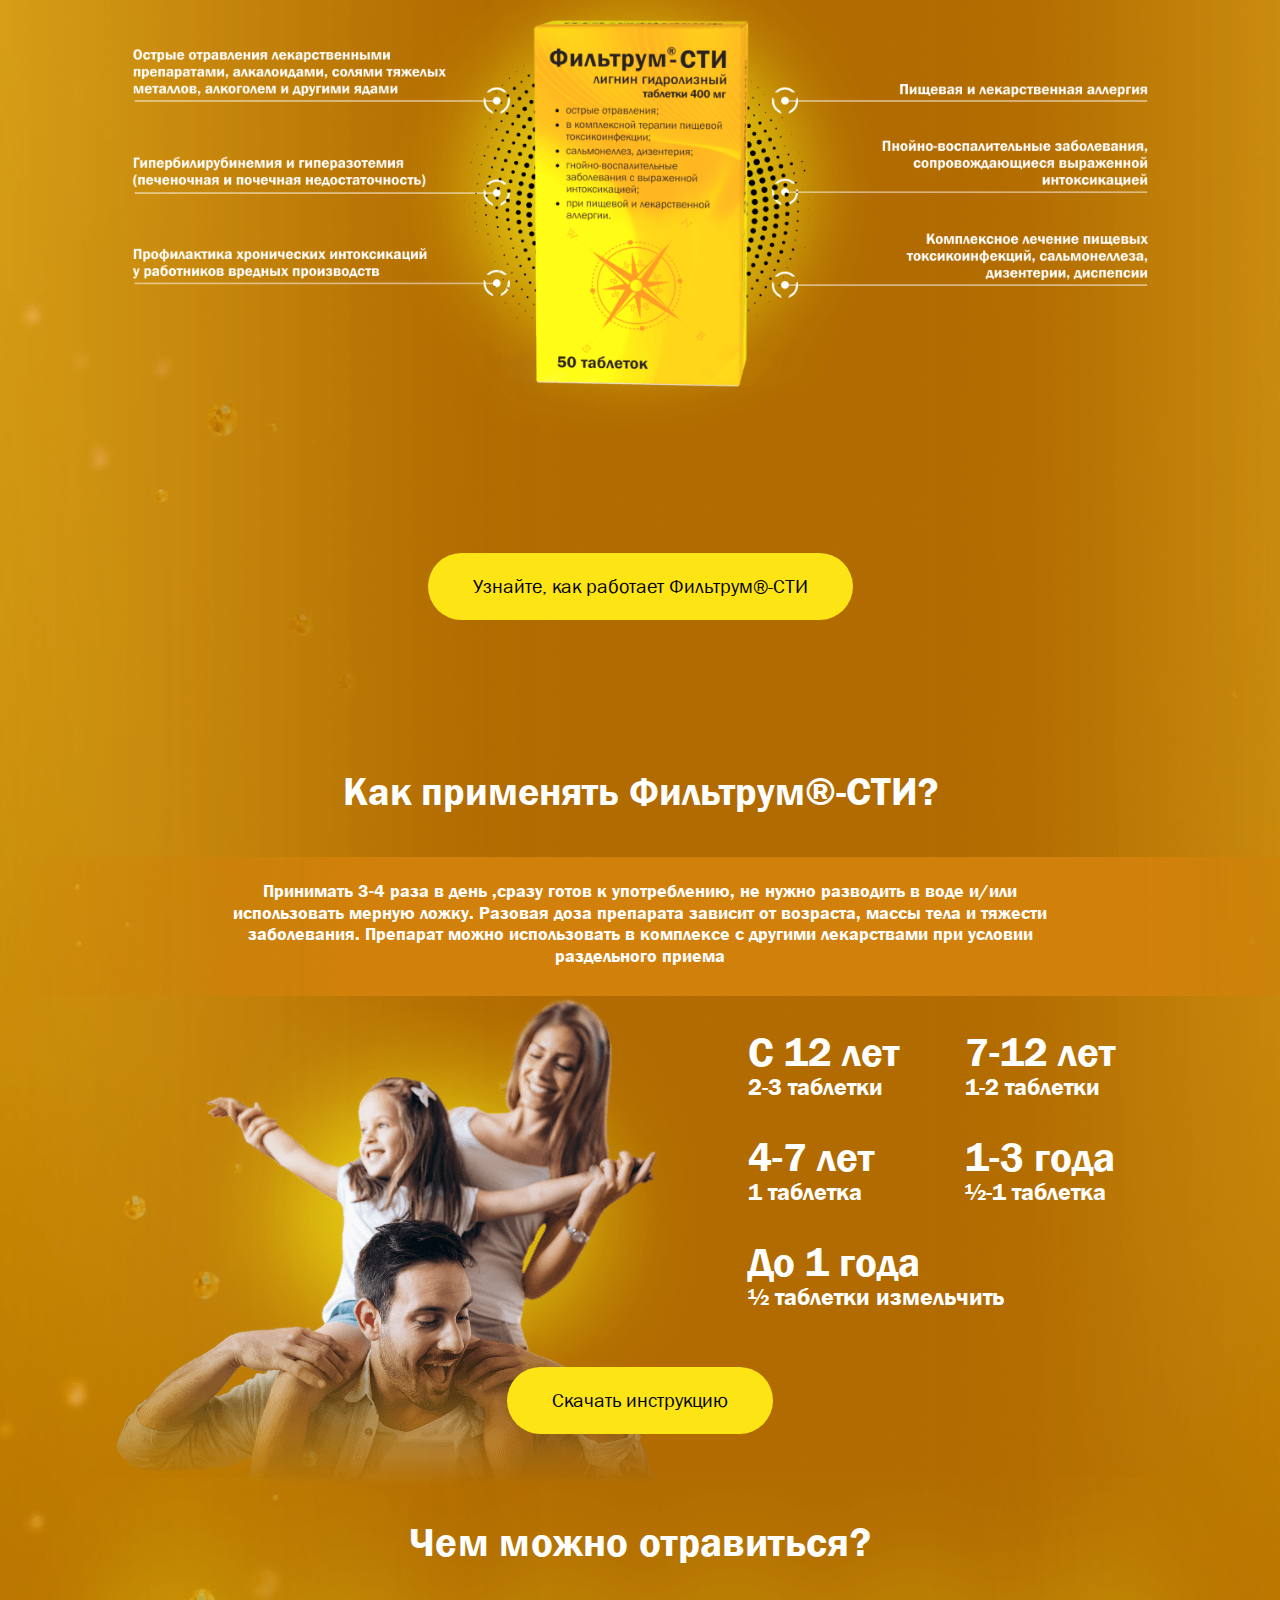
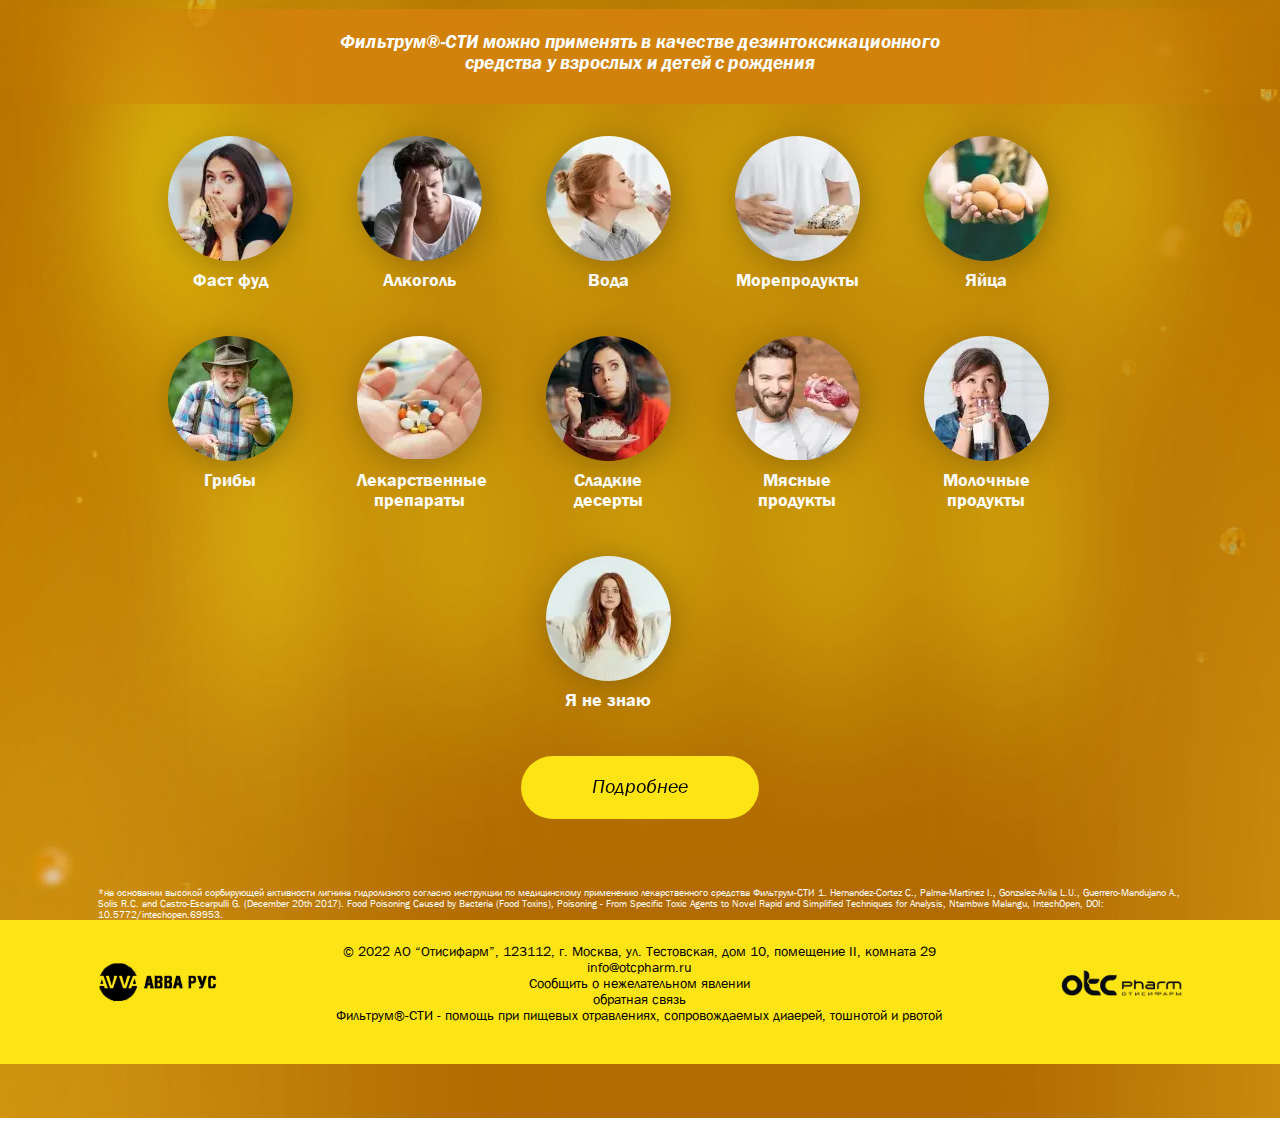
<file: manual.html>
<!DOCTYPE html>
<html lang="ru">
  <head>
    <meta charset="UTF-8" />
    <title>new</title>
    <meta name="description" content="" />
    <meta name="keywords" content="" />
    <meta property="og:title" content="" />
    <meta property="og:type" content="" />
    <meta property="og:url" content="" />
    <meta property="og:image" content="" />
    <meta http-equiv="X-UA-Compatible" content="IE=edge" />
    <meta name="viewport" content="width=device-width,initial-scale=1" />
    <link rel="stylesheet" href="assets/css/styles.11.css" />
    <meta name="msapplication-TileColor" content="#da532c" />
    <meta name="theme-color" content="#ffffff" />
  </head>

  <body class="is-content">
    <svg
      version="1.1"
      xmlns="http://www.w3.org/2000/svg"
      style="
        height: 0;
        width: 0;
        position: absolute;
        top: -99999px;
        left: -99999px;
        visibility: hidden;
      "
    >
      <symbol id="i-logo" viewBox="0 0 210 30">
        <path
          d="M8.46 22.6A9.62 9.62 0 0 1 2.14 20 8.24 8.24 0 0 1 0 14a8.22 8.22 0 0 1 2.13-5.89 9.66 9.66 0 0 1 6.33-2.66V2.88h4v2.57a9.62 9.62 0 0 1 6.34 2.66A8.29 8.29 0 0 1 20.88 14a8.31 8.31 0 0 1-2.12 6 9.71 9.71 0 0 1-6.34 2.64v2.59h-4Zm0-13.6a4.79 4.79 0 0 0-4 5.06 4.78 4.78 0 0 0 4 5Zm4 10.11a4.78 4.78 0 0 0 4-5c0-2.7-1.35-4.38-4-5.06ZM28.38 22.94v1.62h-4.5V9h4.5v5.93c0 1.05 0 2.22-.12 3.5.76-1.34 1.43-2.41 2-3.22l3-4.23V9h4.49v15.56h-4.5V19c0-1.28 0-2.58.13-3.92a17.23 17.23 0 0 1-1.88 3.47ZM39.22 24.56 44.3 9h5l4.62 15.57h-4.66l-3-11.41-3.66 11.4ZM55.52 24.56V9H60v5.5h3.5a5.29 5.29 0 0 1 4.09 1.44 5.09 5.09 0 0 1 1.31 3.59 4.72 4.72 0 0 1-1.46 3.81 6 6 0 0 1-3.94 1.22Zm4.48-3.1h2.7a2.35 2.35 0 0 0 1.58-.46 2.12 2.12 0 0 0 .48-1.58 1.8 1.8 0 0 0-2.06-2H60ZM72.32 24.56V12.33h-4.21V9h12.77v3.34h-4.09v12.22ZM82.42 29.82V9h4.13v2.28a4 4 0 0 1 4-2.61 4.86 4.86 0 0 1 4 2 9.36 9.36 0 0 1 1.58 5.89q0 4.11-1.59 6.21a5 5 0 0 1-4.14 2.08 3.83 3.83 0 0 1-3.67-2.05v7Zm4.36-12.08A9 9 0 0 0 87 20a2.38 2.38 0 0 0 .83 1.15 2.23 2.23 0 0 0 1.37.49 2.07 2.07 0 0 0 1.65-1c.48-.64.72-2.06.72-4.25 0-3.08-.79-4.61-2.38-4.61a2.22 2.22 0 0 0-1.65.81 4.16 4.16 0 0 0-.73 2.78ZM110.64 9l-4.76 14.94a25.64 25.64 0 0 1-1.37 3.6 4.33 4.33 0 0 1-1.63 1.79 5.47 5.47 0 0 1-3 .68 14.68 14.68 0 0 1-2.15-.18v-3.55a11.87 11.87 0 0 0 2.2.22 2.36 2.36 0 0 0 1.78-.51 3.35 3.35 0 0 0 .68-1.43L96.89 9h4.75l2.93 9.26 2.8-9.26ZM112.61 24.56V9h6.49l3.32 12.44L125.86 9H132v15.56h-4.1V12.13h-.21l-3.46 12.43h-4.46l-3.47-12.43h-.21v12.43ZM141 14a6.07 6.07 0 0 1-4.52-1.93 6.4 6.4 0 0 1-1.85-4.59 6.4 6.4 0 0 1 1.86-4.59A6.06 6.06 0 0 1 141 1a6 6 0 0 1 4.52 1.94 6.43 6.43 0 0 1 1.84 4.57 6.45 6.45 0 0 1-1.83 4.56A6 6 0 0 1 141 14Zm5.18-6.52a5.32 5.32 0 0 0-1.51-3.81A4.81 4.81 0 0 0 141 2.11a5 5 0 0 0-3.69 1.58 5.3 5.3 0 0 0-1.51 3.81 5.31 5.31 0 0 0 1.53 3.82 4.93 4.93 0 0 0 3.67 1.59 4.87 4.87 0 0 0 3.65-1.59 5.27 5.27 0 0 0 1.52-3.81Zm-6.3.77v3H138V3.72h3.32a3.22 3.22 0 0 1 2.19.63 2.12 2.12 0 0 1 .66 1.65 2 2 0 0 1-1.31 2l1.43 3.33h-2.13l-1.19-3Zm0-3.17V7h1a1.67 1.67 0 0 0 1-.24.91.91 0 0 0 .29-.71.89.89 0 0 0-.17-.54.77.77 0 0 0-.39-.3 4.43 4.43 0 0 0-.81 0ZM149.07 14.88h7.21v3.34h-7.21ZM175.34 11.34l-5.06.33q-.1-4.46-3.39-4.46-3.76 0-3.77 6.86c0 2.64.34 4.44 1 5.38a3.33 3.33 0 0 0 2.88 1.41q3 0 3.65-4l4.68.29a8.62 8.62 0 0 1-2.76 5.75 8.36 8.36 0 0 1-5.63 2 8.5 8.5 0 0 1-6.64-2.9q-2.55-2.88-2.55-8a11.93 11.93 0 0 1 2.48-7.8 8.23 8.23 0 0 1 6.75-3q7.43-.01 8.36 8.14ZM191.47 3.51v4.16h-5.1v16.89h-4.88V7.67h-5.13V3.51ZM198.25 22.48v2.08h-4.73v-21h4.73v9c0 1.54 0 3.09-.13 4.67a25.85 25.85 0 0 1 2.31-4.35l4.83-7.11V3.51H210v21h-4.74V15c0-1.61.05-2.92.14-3.93a23.78 23.78 0 0 1-2.32 4.33Z"
        />
      </symbol>
      <symbol id="i-play" viewBox="0 0 24 24">
        <path
          d="M12 24a12 12 0 1 1 12-12 12 12 0 0 1-12 12Zm0-22a10 10 0 1 0 10 10A10 10 0 0 0 12 2Z"
        />
        <path
          d="M15.91 10.27a2 2 0 0 1 0 3.46l-4.36 2.52a2 2 0 0 1-3-1.73v-5a2 2 0 0 1 3-1.73Z"
        />
      </symbol>
      <symbol id="i-cross-popup" viewBox="0 0 40 40">
        <path
          d="M14 27a1 1 0 0 1-.71-.29 1 1 0 0 1 0-1.42l12-12a1 1 0 0 1 1.42 1.42l-12 12A1 1 0 0 1 14 27Z"
        />
        <path
          d="M26 27a1 1 0 0 1-.71-.29l-12-12a1 1 0 0 1 1.42-1.42l12 12a1 1 0 0 1 0 1.42A1 1 0 0 1 26 27Z"
        />
      </symbol>
      <symbol id="i-burger-closed" viewBox="0 0 30 20">
        <path
          d="M2 0h26a2 2 0 0 1 2 2 2 2 0 0 1-2 2H2a2 2 0 0 1-2-2 2 2 0 0 1 2-2ZM2 8h26a2 2 0 0 1 2 2 2 2 0 0 1-2 2H2a2 2 0 0 1-2-2 2 2 0 0 1 2-2ZM2 16h26a2 2 0 0 1 2 2 2 2 0 0 1-2 2H2a2 2 0 0 1-2-2 2 2 0 0 1 2-2Z"
        />
      </symbol>
      <symbol id="i-burger-open" viewBox="0 0 30 24">
        <path
          d="M7.41 1.41 25.8 19.8a2 2 0 0 1 0 2.83 2 2 0 0 1-2.83 0L4.59 4.24a2 2 0 0 1 0-2.83 2 2 0 0 1 2.82 0Z"
        />
        <path
          d="M4.41 19.59 22.8 1.2a2 2 0 0 1 2.83 0 2 2 0 0 1 0 2.83L7.24 22.41a2 2 0 0 1-2.83 0 2 2 0 0 1 0-2.82Z"
        />
      </symbol>
      <symbol id="i-eye" viewBox="0 0 42 54">
        <path d="M0 0h42v54H0z" style="fill: #feee69" />
        <path
          d="m20.8 24 3.75 3.66v-.19a3.49 3.49 0 0 0-1-2.46A3.6 3.6 0 0 0 21 24Zm-5.08.92 1.83 1.8a3 3 0 0 0-.1.75 3.47 3.47 0 0 0 1 2.46 3.6 3.6 0 0 0 2.51 1 3.31 3.31 0 0 0 .77-.09l1.83 1.8a5.94 5.94 0 0 1-6.78-1.09 5.62 5.62 0 0 1-1.1-6.64Zm-6.54-6.4 2.7 2.64.53.52A13.78 13.78 0 0 0 8 27.42a14 14 0 0 0 13 8.69 14.12 14.12 0 0 0 5.18-1l.5.49 3.46 3.4 1.5-1.47L10.68 17M21 21.63a6 6 0 0 1 4.18 1.7 5.71 5.71 0 0 1 1.73 4.09 5.34 5.34 0 0 1-.43 2.11L30 32.92a13.76 13.76 0 0 0 4-5.5 14 14 0 0 0-13-8.68 14.33 14.33 0 0 0-4.73.81L18.84 22a5.93 5.93 0 0 1 2.16-.37Z"
        />
      </symbol>
    </svg>
    <div id="body-wrapper" class="wrapper">
      <div class="page">
        <header class="header js-header">
          <div class="container">
            <div class="header__inner">
              <div class="header__mobile-btn js-menu-btn">
                <svg class="svg-icon">
                  <use xlink:href="#i-burger-closed"></use>
                </svg>
              </div>
              <div
                class="header__mobile-btn js-menu-btn header__mobile-btn--open"
              >
                <svg class="svg-icon">
                  <use xlink:href="#i-burger-open"></use>
                </svg>
              </div>
              <a href="index.html" class="header__logo">
                <svg class="svg-icon">
                  <use xlink:href="#i-logo"></use>
                </svg>
              </a>
              <div class="header__nav">
                <a
                  href="about.html"
                  class="header__nav-item"
                  style="text-decoration-line: underline"
                  >О Фильтрум®-СТИ</a
                >
                <a href="absorbent-pri-otravlenii.html" class="header__nav-item"
                  >Фильтрум®-СТИ — не уголь</a
                >
                <a href="manual.html" class="header__nav-item">Инструкция</a>
                <a href="faq.html" class="header__nav-item">Частые вопросы</a>
                <a href="articles.html" class="header__nav-item">Статьи</a>

                <a href="buy.html" class="header__nav-item">Где купить</a>
              </div>
            </div>
          </div>
        </header>
        <div class="main js-main manual">
          <section class="main__first section information">
            <div class="container">
              <div class="first-content">
                <div class="first__description">
                  <img
                    src="assets/img/filtrum-title.png"
                    alt=""
                    class="first__title"
                  />
                  <h2 class="first__title">Фильтрум®-СТИ</h2>
                  <p class="first__text">
                    <!-- prettier-ignore -->
                    мощный* природный
                  энтеросорбент при различных
                  отравлениях для всей семьи
                  </p>
                  <a
                    href="assets/files/filtrum-instruction.pdf"
                    target="_blank"
                    class="first__download first__download--desctop"
                  >
                    Скачать инструкцию
                  </a>
                  <a href="buy.html" class="first__buy first__buy--desctop">
                    Где купить
                  </a>
                </div>
                <div class="first__img">
                  <picture>
                    <source
                      srcset="assets/img/webp/fil.webp"
                      type="image/webp"
                    />
                    <source srcset="assets/img/fil.png" type="image/png" />

                    <img src="assets/img/fil.png" alt="" />
                  </picture>
                </div>
                <a
                  href="assets/files/filtrum-instruction.pdf"
                  class="first__download first__download--mobile"
                  target="_blank"
                >
                  Скачать инструкцию
                </a>
                <a href="buy.html" class="first__buy first__buy--mobile">
                  Где купить
                </a>
              </div>
            </div>
          </section>
          <section class="main__second section symptoms">
            <div class="container">
              <div class="indications__title">
                Какие могут быть симптомы у острого отравления?
              </div>
            </div>
            <div class="block__text block__text--bg">
              <!-- prettier-ignore -->
              <div class="block__text-inner symptoms__title">
                  Пищевое отравление - заболевание, сопровождающееся симптомами расстройства
                  пищеварения, возникает в результате употребления ищи, зараженной микробами
                  или химическими продуктами, а также металлами, токсичными химическими 
                  веществами (цинк, медь и пестициды) <sup>1</sup>.
                </div>
            </div>
            <div class="symptoms__content">
              <img src="assets/img/filtrum-sym.png" alt="" />
              <div class="symptoms__content--mobile">
                <div class="container">
                  <div class="items">
                    <div class="items__item">Тошнота, рвота</div>
                    <div class="items__item">Диарея (понос)</div>
                    <div class="items__item">Вздутие живота</div>
                    <div class="items__item">Головная боль</div>
                    <div class="items__item">
                      Повышенная температура (обычно от 37 до 40 градусов)
                    </div>
                    <div class="items__item">Потеря аппетита</div>
                    <div class="items__item">Спазмы в животе</div>
                  </div>
                </div>
              </div>
              <button class="symptoms__btn">Подробнее</button>
            </div>
          </section>
          <section class="main__third section indications">
            <div class="indications">
              <div class="container">
                <div class="indications__title">
                  Показания к применению Фильтрум®-СТИ
                </div>
                <!-- prettier-ignore -->
                <div class="indications__description">В качестве дезинтоксикационного средства у взрослых и детей при
экзогенных и эндогенных интоксикациях различного происхождения:
                </div>
                <div class="indications__content">
                  <img
                    src="assets/img/filtrum-pokaz.png"
                    alt=""
                    class="indications__content--desktop-img"
                  />
                  <picture class="indications__content--mobile-img">
                    <source
                      srcset="assets/img/webp/fil.webp"
                      type="image/webp"
                    />
                    <source srcset="assets/img/fil.png" type="image/png" />

                    <img src="assets/img/fil.png" alt="" />
                  </picture>
                </div>
                <div class="indications-mobile">
                  <div class="indications-mobile__item">
                    Острые отравления лекарственными препаратами, алкалоидами,
                    солями тяжелых металлов, алкоголем и другими ядами
                  </div>
                  <div class="indications-mobile__item">
                    Гипербилирубинемия и гиперазотемия (печеночная и почечная
                    недостаточность)
                  </div>
                  <div class="indications-mobile__item">
                    Профилактика хронических интоксикаций у работников вредных
                    производств
                  </div>
                  <div class="indications-mobile__item">
                    Пнойно-воспалительные заболевания, сопровождающиеся
                    выраженной интоксикацией
                  </div>
                  <div class="indications-mobile__item">
                    Пищевая и лекарственная аллергия
                  </div>
                  <div class="indications-mobile__item">
                    Комплексное лечение пищевых токсикоинфекций, сальмонеллеза,
                    дизентерии, диспепсии
                  </div>
                </div>
                <div class="cases__btn">
                  <div class="btn js-video-open btn--desktop">
                    Узнайте, как работает Фильтрум®-СТИ
                  </div>
                </div>
              </div>
            </div>
          </section>
          <section class="main__fourth section">
            <div class="use block use--nobg">
              <div class="container">
                <div class="block__title">Как применять Фильтрум®-СТИ?</div>
              </div>

              <div class="block__text block__text--bg">
                <div class="block__text-inner">
                  Принимать 3-4 раза в день ,сразу готов к употреблению, не
                  нужно разводить в воде и/или использовать мерную ложку.
                  Разовая доза препарата зависит от возраста, массы тела и
                  тяжести заболевания. Препарат можно использовать в комплексе с
                  другими лекарствами при условии раздельного приема
                </div>
              </div>
              <div class="container">
                <div class="use__content">
                  <div class="use__family">
                    <img src="assets/img/about/use/family.png" alt="Family" />
                  </div>
                  <div class="use__ages">
                    <div class="use__age">
                      С 12 лет
                      <span class="use__text-small"> 2-3 таблетки </span>
                    </div>
                    <div class="use__age">
                      7-12 лет
                      <span class="use__text-small"> 1-2 таблетки </span>
                    </div>
                    <div class="use__age">
                      4-7 лет
                      <span class="use__text-small"> 1 таблетка </span>
                    </div>
                    <div class="use__age">
                      1-3 года
                      <span class="use__text-small"> ½-1 таблетка </span>
                    </div>
                    <div class="use__age">
                      До 1 года
                      <span class="use__text-small">
                        ½ таблетки измельчить
                      </span>
                    </div>
                  </div>
                </div>
                <div class="use__btn">
                  <a
                    href="assets/files/filtrum-instruction.pdf"
                    target="_blank"
                    class="btn"
                  >
                    Скачать инструкцию
                  </a>
                </div>
              </div>
            </div>
          </section>
          <section>
            <div class="poisoning">
              <div class="poisoning__title">Чем можно отравиться?</div>
              <!-- prettier-ignore -->
              <div class="block__text block__text--bg poisoning__description">Фильтрум®-СТИ можно применять в качестве дезинтоксикационного
                средства у взрослых и детей с рождения
              </div>
              <div class="container">
                <div class="poisoing-items">
                  <div class="poisoning-items__item">
                    <div class="poisoning-items__img">
                      <picture>
                        <source
                          srcset="assets/img/content/webp/item-1.webp"
                          type="image/webp"
                        />
                        <source
                          srcset="assets/img/content/item-1.jpg"
                          type="image/jpeg"
                        />

                        <img src="assets/img/content/item-1.jpg" alt="" />
                      </picture>
                    </div>
                    <div class="poisoning-items__name">Фаст фуд</div>
                  </div>
                  <div class="poisoning-items__item">
                    <div class="poisoning-items__img">
                      <picture>
                        <source
                          srcset="assets/img/content/webp/item-2.webp"
                          type="image/webp"
                        />
                        <source
                          srcset="assets/img/content/item-2.jpg"
                          type="image/jpeg"
                        />

                        <img src="assets/img/content/item-2.jpg" alt="" />
                      </picture>
                    </div>
                    <div class="poisoning-items__name">Алкоголь</div>
                  </div>
                  <div class="poisoning-items__item">
                    <div class="poisoning-items__img">
                      <picture>
                        <source
                          srcset="assets/img/content/webp/item-3.webp"
                          type="image/webp"
                        />
                        <source
                          srcset="assets/img/content/item-3.jpg"
                          type="image/jpeg"
                        />

                        <img src="assets/img/content/item-3.jpg" alt="" />
                      </picture>
                    </div>
                    <div class="poisoning-items__name">Вода</div>
                  </div>
                  <div class="poisoning-items__item">
                    <div class="poisoning-items__img">
                      <picture>
                        <source
                          srcset="assets/img/content/webp/item-4.webp"
                          type="image/webp"
                        />
                        <source
                          srcset="assets/img/content/item-4.jpg"
                          type="image/jpeg"
                        />

                        <img src="assets/img/content/item-4.jpg" alt="" />
                      </picture>
                    </div>
                    <div class="poisoning-items__name">Морепродукты</div>
                  </div>
                  <div class="poisoning-items__item">
                    <div class="poisoning-items__img">
                      <picture>
                        <source
                          srcset="assets/img/content/webp/item-5.webp"
                          type="image/webp"
                        />
                        <source
                          srcset="assets/img/content/item-5.jpg"
                          type="image/jpeg"
                        />

                        <img src="assets/img/content/item-5.jpg" alt="" />
                      </picture>
                    </div>
                    <div class="poisoning-items__name">Яйца</div>
                  </div>
                  <div class="poisoning-items__item">
                    <div class="poisoning-items__img">
                      <picture>
                        <source
                          srcset="assets/img/content/webp/item-6.webp"
                          type="image/webp"
                        />
                        <source
                          srcset="assets/img/content/item-6.jpg"
                          type="image/jpeg"
                        />

                        <img src="assets/img/content/item-6.jpg" alt="" />
                      </picture>
                    </div>
                    <div class="poisoning-items__name">Грибы</div>
                  </div>
                  <div class="poisoning-items__item">
                    <div class="poisoning-items__img">
                      <picture>
                        <source
                          srcset="assets/img/content/webp/item-7.webp"
                          type="image/webp"
                        />
                        <source
                          srcset="assets/img/content/item-7.jpg"
                          type="image/jpeg"
                        />

                        <img src="assets/img/content/item-7.jpg" alt="" />
                      </picture>
                    </div>
                    <div class="poisoning-items__name">
                      Лекарственные препараты
                    </div>
                  </div>
                  <div class="poisoning-items__item">
                    <div class="poisoning-items__img">
                      <picture>
                        <source
                          srcset="assets/img/content/webp/item-8.webp"
                          type="image/webp"
                        />
                        <source
                          srcset="assets/img/content/item-8.jpg"
                          type="image/jpeg"
                        />

                        <img src="assets/img/content/item-8.jpg" alt="" />
                      </picture>
                    </div>
                    <div class="poisoning-items__name">Сладкие десерты</div>
                  </div>
                  <div class="poisoning-items__item">
                    <div class="poisoning-items__img">
                      <picture>
                        <source
                          srcset="assets/img/content/webp/item-9.webp"
                          type="image/webp"
                        />
                        <source
                          srcset="assets/img/content/item-9.jpg"
                          type="image/jpeg"
                        />

                        <img src="assets/img/content/item-9.jpg" alt="" />
                      </picture>
                    </div>
                    <div class="poisoning-items__name">Мясные продукты</div>
                  </div>
                  <div class="poisoning-items__item">
                    <div class="poisoning-items__img">
                      <picture>
                        <source
                          srcset="assets/img/content/webp/item-10.webp"
                          type="image/webp"
                        />
                        <source
                          srcset="assets/img/content/item-10.jpg"
                          type="image/jpeg"
                        />

                        <img src="assets/img/content/item-10.jpg" alt="" />
                      </picture>
                    </div>
                    <div class="poisoning-items__name">Молочные продукты</div>
                  </div>
                  <div class="poisoning-items__item">
                    <div class="poisoning-items__img">
                      <picture>
                        <source
                          srcset="assets/img/content/webp/item-11.webp"
                          type="image/webp"
                        />
                        <source
                          srcset="assets/img/content/item-11.jpg"
                          type="image/jpeg"
                        />

                        <img src="assets/img/content/item-11.jpg" alt="" />
                      </picture>
                    </div>
                    <div class="poisoning-items__name">Я не знаю</div>
                  </div>
                </div>
                <button class="poisoning__btn">Подробнее</button>
                <div class="main__third-text main__third-text--gap">
                  *на основании высокой сорбирующей активности лигнина
                  гидролизного согласно инструкции по медицинскому применению
                  лекарственного средства Фильтрум-СТИ 1. Hernandez-Cortez C.,
                  Palma-Martinez I., Gonzalez-Avila L.U., Guerrero-Mandujano A.,
                  Solis R.C. and Castro-Escarpulli G. (December 20th 2017). Food
                  Poisoning Caused by Bacteria (Food Toxins), Poisoning - From
                  Specific Toxic Agents to Novel Rapid and Simplified Techniques
                  for Analysis, Ntambwe Malangu, IntechOpen, DOI:
                  10.5772/intechopen.69953.
                </div>
              </div>
            </div>
          </section>
          <footer class="footer section fp-auto-height">
            <div class="container">
              <div class="footer__inner">
                <div id="warningHTML" type="cue"></div>
                <div class="footer__desktop">
                  <a href="#" class="footer__logo">
                    <img src="assets/img/logo2.png" alt="" />
                  </a>
                  <div class="footer__text">
                    © 2022 АО “Отисифарм”, 123112, г. Москва, ул. Тестовская,
                    дом 10, помещение II, комната 29 info@otcpharm.ru
                    <br /><a href="https://otcpharm.ru/safety/" target="_blank">
                      Сообщить о нежелательном явлении</a
                    ><br /><a
                      href="https://otcpharm.ru/medicaments/acipol/#sendmail"
                      target="_blank"
                    >
                      обратная связь</a
                    ><br />Фильтрум®-СТИ - помощь при пищевых отравлениях,
                    cопровождаемых диаерей, тошнотой и рвотой
                  </div>
                  <a href="#" class="footer__logo footer__logo--second">
                    <img src="assets/img/logo3.png" alt="" />
                  </a>
                </div>
                <div class="footer__mobile">
                  <!-- <div
                    class="footer__mobile-contraindications js-contraindications-block"
                  >
                    <div class="footer__mobile-contraindications-img">
                      <img src="assets/img/contraindications.png" alt="" />
                    </div>
                    <div
                      class="footer__mobile-contraindications-eye js-contraindications-hidden-btn"
                    >
                      <svg class="svg-icon">
                        <use xlink:href="#i-eye"></use>
                      </svg>
                    </div>
                  </div> -->
                  <div class="footer__text">
                    © 2022 АО “Отисифарм”, 123112, г. Москва, ул. Тестовская,
                    дом 10, помещение II, комната 29 info@otcpharm.ru
                    <br /><a href="https://otcpharm.ru/safety/" target="_blank">
                      Сообщить о нежелательном явлении</a
                    ><br /><a
                      href="https://otcpharm.ru/medicaments/acipol/#sendmail"
                      target="_blank"
                    >
                      обратная связь</a
                    ><br />Фильтрум®-СТИ - помощь при пищевых отравлениях,
                    cопровождаемых диаерей, тошнотой и рвотой
                  </div>
                  <div class="footer__mobile-bottom">
                    <a href="#" class="footer__logo">
                      <img src="assets/img/logo2.png" alt="" />
                    </a>
                    <a href="#" class="footer__logo footer__logo--second">
                      <img src="assets/img/logo3.png" alt="" />
                    </a>
                  </div>
                </div>
              </div>
            </div>
          </footer>
        </div>
      </div>
      <div class="popup mfp-hide js-video-popup">
        <div class="popup__cross-btn js-close-mfp">
          <svg class="svg-icon">
            <use xlink:href="#i-cross-popup"></use>
          </svg>
        </div>
        <div class="popup__video">
          <iframe
            id=""
            src="//player.vimeo.com/video/244799166?color=ffffff&amp;background=fde414&amp;slideshow=0&amp;video_title=1&amp;video_byline=0"
            width="100%"
            height="100%"
            frameborder="0"
            webkitallowfullscreen=""
            mozallowfullscreen=""
            allowfullscreen=""
            loading="lazy"
          ></iframe>
        </div>
      </div>
    </div>
    <script type="text/javascript" src="assets/js/main.js"></script>
    <script type="text/javascript" src="assets/js/warning.js"></script>
  </body>
</html>
</file>
